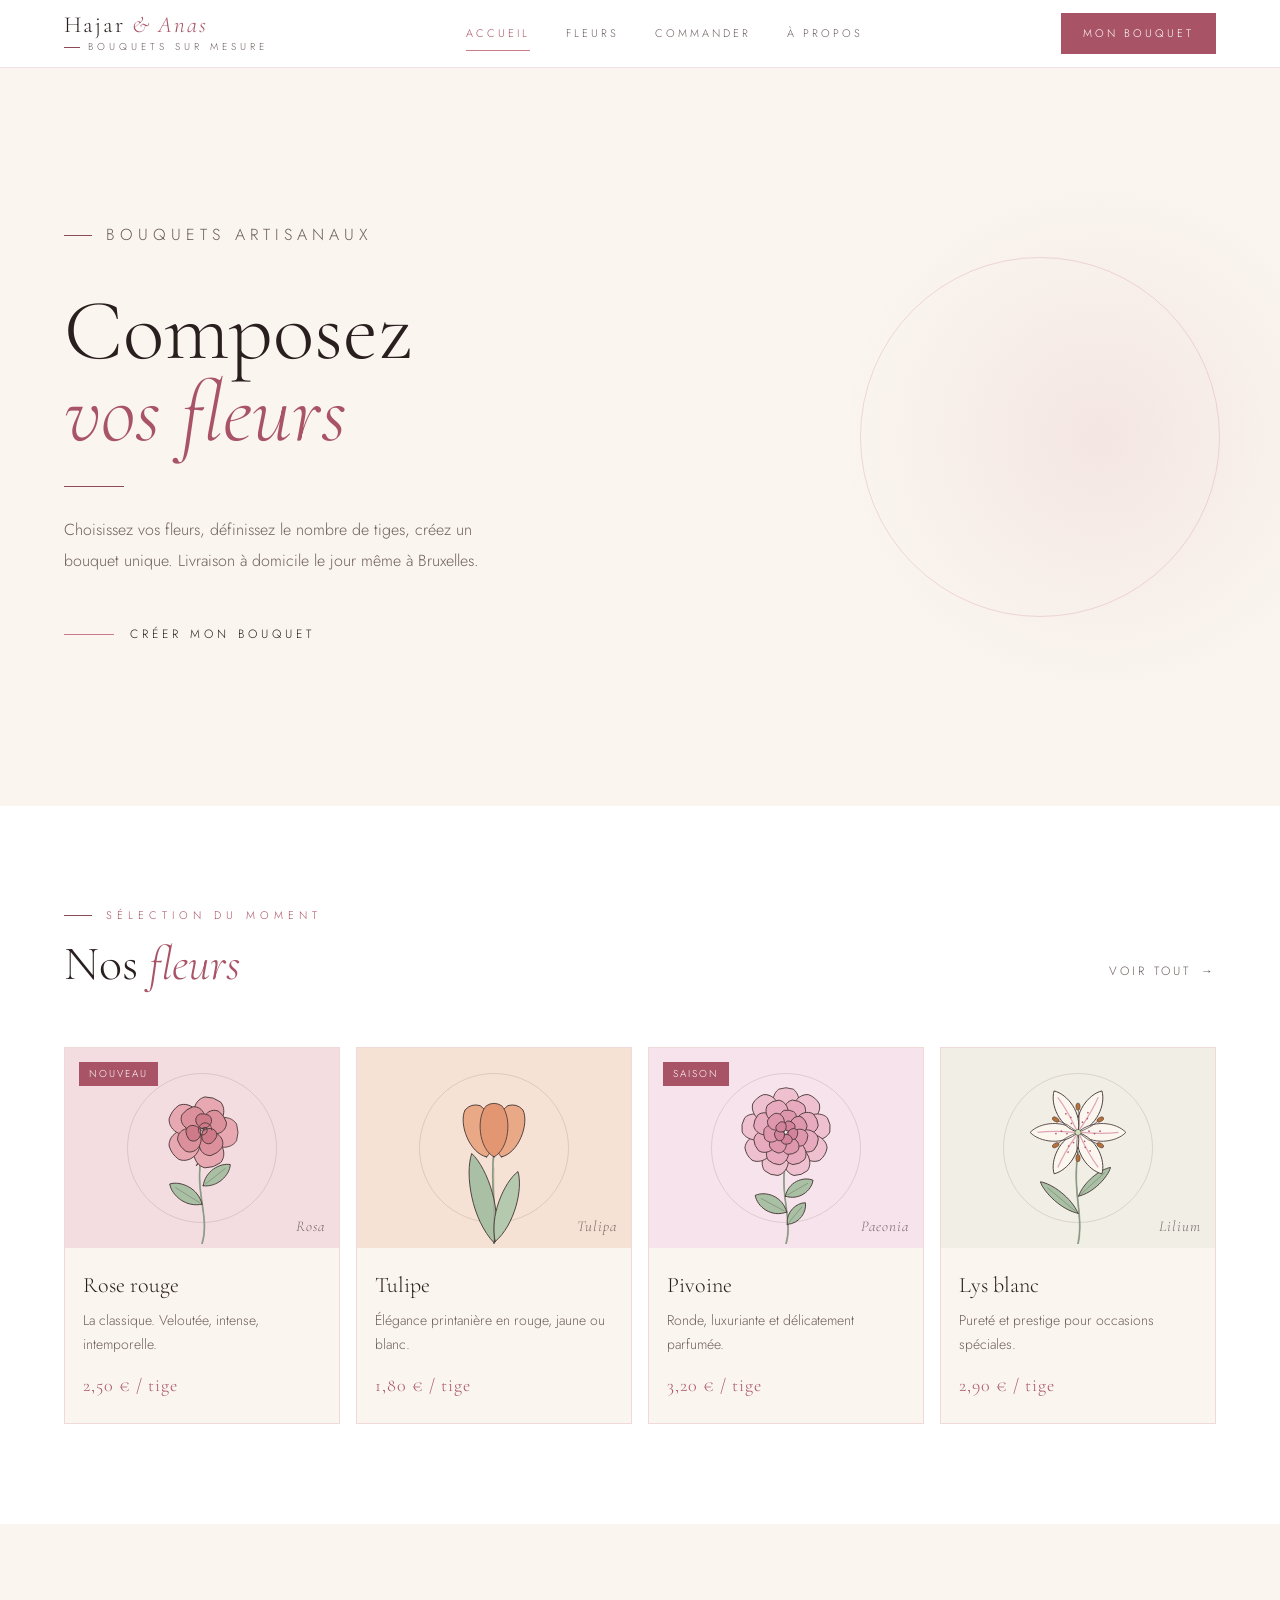
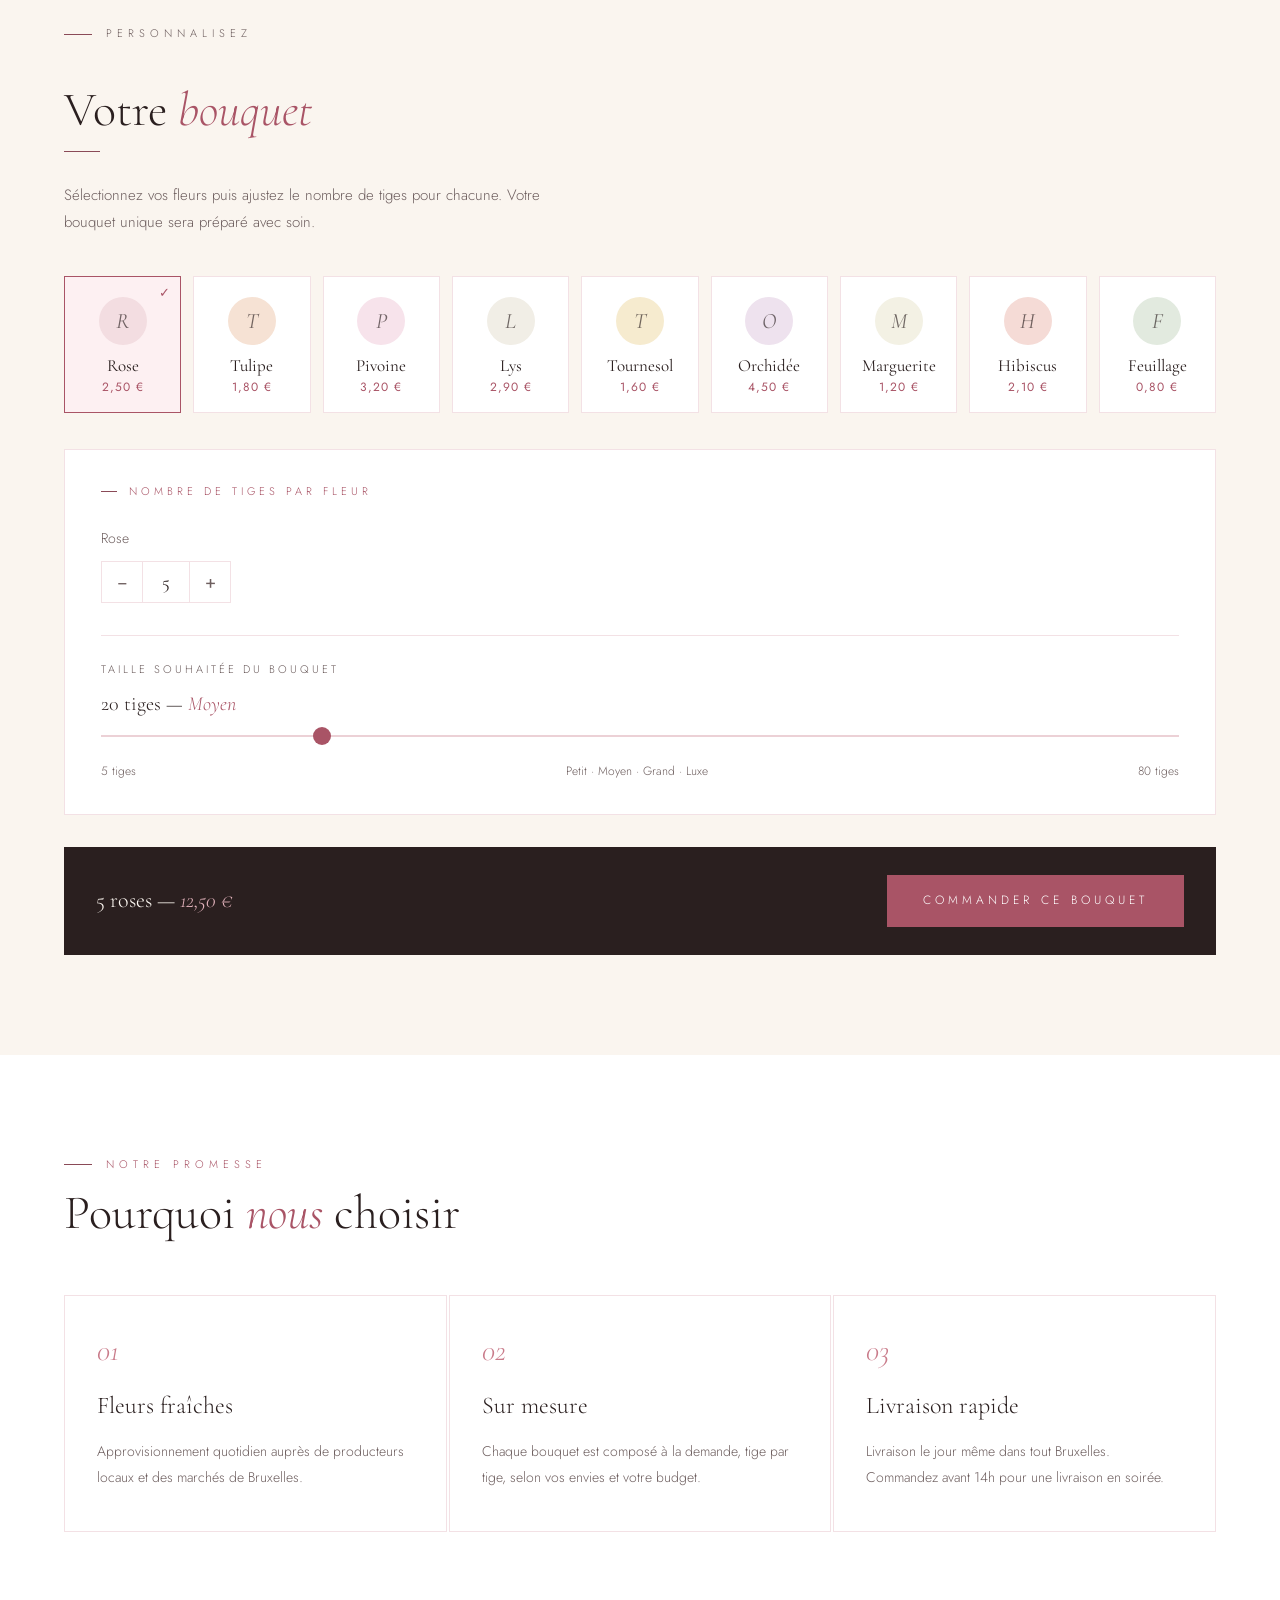
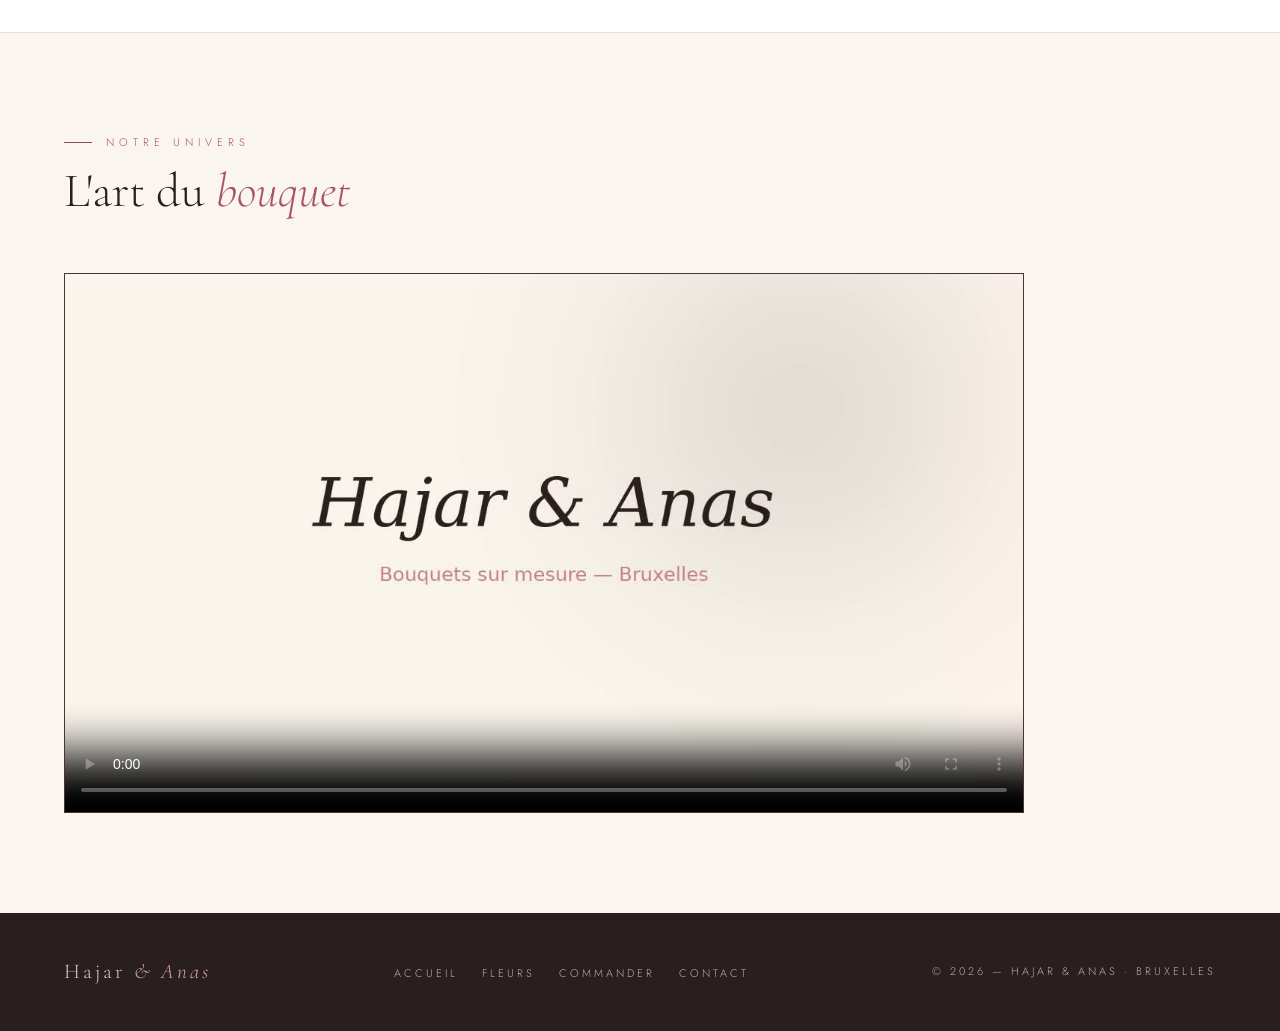
<file: projets/hajar-anas/index.html>
<!DOCTYPE html>
<html lang="fr">
<head>
  <meta charset="UTF-8" />
  <meta name="viewport" content="width=device-width, initial-scale=1.0" />
  <title>Hajar &amp; Anas — Bouquets sur mesure</title>
  <meta name="description" content="Hajar &amp; Anas, fleuriste à Bruxelles : composez votre bouquet sur mesure, tige par tige, livré le jour même." />
  <link rel="preconnect" href="https://fonts.googleapis.com" />
  <link rel="preconnect" href="https://fonts.gstatic.com" crossorigin />
  <link rel="stylesheet" href="https://fonts.googleapis.com/css2?family=Cormorant+Garamond:ital,wght@0,300;0,400;1,300;1,400&amp;family=Jost:wght@200;300;400&amp;display=swap" />
  <link rel="stylesheet" href="css/commun.css" />
  <link rel="stylesheet" href="css/index.css" />
</head>
<body>

<a class="skip" href="#contenu">Aller au contenu</a>

<nav id="main-nav" aria-label="Navigation principale">
  <a id="logo" href="index.html" aria-label="Hajar et Anas, accueil">
    <span class="logo-nom">Hajar <em>&amp; Anas</em></span>
    <span class="logo-sub">Bouquets sur mesure</span>
  </a>

  <ul class="nav-links" id="menu">
    <li><a href="index.html" class="active" aria-current="page">Accueil</a></li>
    <li><a href="galerie.html">Fleurs</a></li>
    <li><a href="formulaire.html">Commander</a></li>
    <li><a href="index.html#pourquoi">À propos</a></li>
  </ul>

  <a href="formulaire.html" class="nav-cta">Mon bouquet</a>

  <button class="burger" type="button" aria-label="Ouvrir le menu" aria-expanded="false" aria-controls="menu">
    <span></span>
    <span></span>
    <span></span>
  </button>
</nav>

<header id="hero">
  <div class="hero-content">
    <p class="hero-eyebrow">Bouquets artisanaux</p>
    <h1>Composez<br /><em>vos fleurs</em></h1>
    <div class="hero-divider"></div>
    <p>Choisissez vos fleurs, définissez le nombre de tiges,
       créez un bouquet unique. Livraison à domicile
       le jour même à Bruxelles.</p>
    <a href="#configurateur" class="hero-cta">
      <span></span>
      Créer mon bouquet
    </a>
  </div>
</header>

<main id="contenu">

<section id="fleurs" aria-labelledby="titre-fleurs">
  <div class="section-head">
    <div>
      <p class="section-eyebrow">Sélection du moment</p>
      <h2 id="titre-fleurs">Nos <em>fleurs</em></h2>
    </div>
    <a href="galerie.html" class="section-link">Voir tout</a>
  </div>

  <div class="fleurs-grid">

    <article class="fleur-card">
      <div class="fleur-img teinte-rose">
        <img class="illu" src="images/fleurs/rose.svg" alt="" loading="lazy" />
        <span class="fleur-badge">Nouveau</span>
        <span class="fleur-latin" aria-hidden="true">Rosa</span>
      </div>
      <div class="fleur-body">
        <h3 class="fleur-nom"><a href="galerie.html">Rose rouge</a></h3>
        <p class="fleur-desc">La classique. Veloutée, intense, intemporelle.</p>
        <span class="fleur-prix">2,50 € / tige</span>
      </div>
    </article>

    <article class="fleur-card">
      <div class="fleur-img teinte-tulipe">
        <img class="illu" src="images/fleurs/tulipe.svg" alt="" loading="lazy" />
        <span class="fleur-latin" aria-hidden="true">Tulipa</span>
      </div>
      <div class="fleur-body">
        <h3 class="fleur-nom"><a href="galerie.html">Tulipe</a></h3>
        <p class="fleur-desc">Élégance printanière en rouge, jaune ou blanc.</p>
        <span class="fleur-prix">1,80 € / tige</span>
      </div>
    </article>

    <article class="fleur-card">
      <div class="fleur-img teinte-pivoine">
        <img class="illu" src="images/fleurs/pivoine.svg" alt="" loading="lazy" />
        <span class="fleur-badge">Saison</span>
        <span class="fleur-latin" aria-hidden="true">Paeonia</span>
      </div>
      <div class="fleur-body">
        <h3 class="fleur-nom"><a href="galerie.html">Pivoine</a></h3>
        <p class="fleur-desc">Ronde, luxuriante et délicatement parfumée.</p>
        <span class="fleur-prix">3,20 € / tige</span>
      </div>
    </article>

    <article class="fleur-card">
      <div class="fleur-img teinte-lys">
        <img class="illu" src="images/fleurs/lys.svg" alt="" loading="lazy" />
        <span class="fleur-latin" aria-hidden="true">Lilium</span>
      </div>
      <div class="fleur-body">
        <h3 class="fleur-nom"><a href="galerie.html">Lys blanc</a></h3>
        <p class="fleur-desc">Pureté et prestige pour occasions spéciales.</p>
        <span class="fleur-prix">2,90 € / tige</span>
      </div>
    </article>

  </div>
</section>

<section id="configurateur" aria-labelledby="titre-config">
  <p class="section-eyebrow">Personnalisez</p>
  <h2 id="titre-config">Votre <em>bouquet</em></h2>
  <p>Sélectionnez vos fleurs puis ajustez le nombre de tiges
     pour chacune. Votre bouquet unique sera préparé avec soin.</p>

  <!-- Chaque bouton choisit ou retire une fleur du bouquet -->
  <ul class="config-fleurs" aria-label="Choisir les fleurs du bouquet">
    <li><button type="button" class="config-fleur teinte-rose" data-fleur="rose" aria-pressed="true"><span class="config-pastille" aria-hidden="true">R</span><span class="config-fleur-nom">Rose</span><span class="config-fleur-prix">2,50 €</span></button></li>
    <li><button type="button" class="config-fleur teinte-tulipe" data-fleur="tulipe" aria-pressed="false"><span class="config-pastille" aria-hidden="true">T</span><span class="config-fleur-nom">Tulipe</span><span class="config-fleur-prix">1,80 €</span></button></li>
    <li><button type="button" class="config-fleur teinte-pivoine" data-fleur="pivoine" aria-pressed="false"><span class="config-pastille" aria-hidden="true">P</span><span class="config-fleur-nom">Pivoine</span><span class="config-fleur-prix">3,20 €</span></button></li>
    <li><button type="button" class="config-fleur teinte-lys" data-fleur="lys" aria-pressed="false"><span class="config-pastille" aria-hidden="true">L</span><span class="config-fleur-nom">Lys</span><span class="config-fleur-prix">2,90 €</span></button></li>
    <li><button type="button" class="config-fleur teinte-tournesol" data-fleur="tournesol" aria-pressed="false"><span class="config-pastille" aria-hidden="true">T</span><span class="config-fleur-nom">Tournesol</span><span class="config-fleur-prix">1,60 €</span></button></li>
    <li><button type="button" class="config-fleur teinte-orchidee" data-fleur="orchidee" aria-pressed="false"><span class="config-pastille" aria-hidden="true">O</span><span class="config-fleur-nom">Orchidée</span><span class="config-fleur-prix">4,50 €</span></button></li>
    <li><button type="button" class="config-fleur teinte-marguerite" data-fleur="marguerite" aria-pressed="false"><span class="config-pastille" aria-hidden="true">M</span><span class="config-fleur-nom">Marguerite</span><span class="config-fleur-prix">1,20 €</span></button></li>
    <li><button type="button" class="config-fleur teinte-hibiscus" data-fleur="hibiscus" aria-pressed="false"><span class="config-pastille" aria-hidden="true">H</span><span class="config-fleur-nom">Hibiscus</span><span class="config-fleur-prix">2,10 €</span></button></li>
    <li><button type="button" class="config-fleur teinte-feuillage" data-fleur="feuillage" aria-pressed="false"><span class="config-pastille" aria-hidden="true">F</span><span class="config-fleur-nom">Feuillage</span><span class="config-fleur-prix">0,80 €</span></button></li>
  </ul>

  <div class="compteur-wrap">
    <p class="compteur-titre">Nombre de tiges par fleur</p>

    <div class="compteur-row">
      <div class="compteur-item" data-fleur="rose">
        <span class="compteur-label" id="lbl-rose">Rose</span>
        <div class="compteur-ctrl">
          <button type="button" data-delta="-1" aria-label="Retirer une rose">−</button>
          <input class="compteur-val" type="number" name="rose" value="5" min="0" max="50" aria-labelledby="lbl-rose" />
          <button type="button" data-delta="1" aria-label="Ajouter une rose">+</button>
        </div>
      </div>
      <div class="compteur-item" data-fleur="tulipe">
        <span class="compteur-label" id="lbl-tulipe">Tulipe</span>
        <div class="compteur-ctrl">
          <button type="button" data-delta="-1" aria-label="Retirer une tulipe">−</button>
          <input class="compteur-val" type="number" name="tulipe" value="0" min="0" max="50" aria-labelledby="lbl-tulipe" />
          <button type="button" data-delta="1" aria-label="Ajouter une tulipe">+</button>
        </div>
      </div>
      <div class="compteur-item" data-fleur="pivoine">
        <span class="compteur-label" id="lbl-pivoine">Pivoine</span>
        <div class="compteur-ctrl">
          <button type="button" data-delta="-1" aria-label="Retirer une pivoine">−</button>
          <input class="compteur-val" type="number" name="pivoine" value="0" min="0" max="50" aria-labelledby="lbl-pivoine" />
          <button type="button" data-delta="1" aria-label="Ajouter une pivoine">+</button>
        </div>
      </div>
      <div class="compteur-item" data-fleur="lys">
        <span class="compteur-label" id="lbl-lys">Lys</span>
        <div class="compteur-ctrl">
          <button type="button" data-delta="-1" aria-label="Retirer un lys">−</button>
          <input class="compteur-val" type="number" name="lys" value="0" min="0" max="50" aria-labelledby="lbl-lys" />
          <button type="button" data-delta="1" aria-label="Ajouter un lys">+</button>
        </div>
      </div>
      <div class="compteur-item" data-fleur="tournesol">
        <span class="compteur-label" id="lbl-tournesol">Tournesol</span>
        <div class="compteur-ctrl">
          <button type="button" data-delta="-1" aria-label="Retirer un tournesol">−</button>
          <input class="compteur-val" type="number" name="tournesol" value="0" min="0" max="50" aria-labelledby="lbl-tournesol" />
          <button type="button" data-delta="1" aria-label="Ajouter un tournesol">+</button>
        </div>
      </div>
      <div class="compteur-item" data-fleur="orchidee">
        <span class="compteur-label" id="lbl-orchidee">Orchidée</span>
        <div class="compteur-ctrl">
          <button type="button" data-delta="-1" aria-label="Retirer une orchidée">−</button>
          <input class="compteur-val" type="number" name="orchidee" value="0" min="0" max="50" aria-labelledby="lbl-orchidee" />
          <button type="button" data-delta="1" aria-label="Ajouter une orchidée">+</button>
        </div>
      </div>
      <div class="compteur-item" data-fleur="marguerite">
        <span class="compteur-label" id="lbl-marguerite">Marguerite</span>
        <div class="compteur-ctrl">
          <button type="button" data-delta="-1" aria-label="Retirer une marguerite">−</button>
          <input class="compteur-val" type="number" name="marguerite" value="0" min="0" max="50" aria-labelledby="lbl-marguerite" />
          <button type="button" data-delta="1" aria-label="Ajouter une marguerite">+</button>
        </div>
      </div>
      <div class="compteur-item" data-fleur="hibiscus">
        <span class="compteur-label" id="lbl-hibiscus">Hibiscus</span>
        <div class="compteur-ctrl">
          <button type="button" data-delta="-1" aria-label="Retirer un hibiscus">−</button>
          <input class="compteur-val" type="number" name="hibiscus" value="0" min="0" max="50" aria-labelledby="lbl-hibiscus" />
          <button type="button" data-delta="1" aria-label="Ajouter un hibiscus">+</button>
        </div>
      </div>
      <div class="compteur-item" data-fleur="feuillage">
        <span class="compteur-label" id="lbl-feuillage">Feuillage</span>
        <div class="compteur-ctrl">
          <button type="button" data-delta="-1" aria-label="Retirer une tige de feuillage">−</button>
          <input class="compteur-val" type="number" name="feuillage" value="0" min="0" max="50" aria-labelledby="lbl-feuillage" />
          <button type="button" data-delta="1" aria-label="Ajouter une tige de feuillage">+</button>
        </div>
      </div>
      <p class="compteur-vide" hidden>Choisissez au moins une fleur ci-dessus.</p>
    </div>

    <div class="range-wrap">
      <label class="range-label" for="total-tiges">Taille souhaitée du bouquet</label>
      <output class="taille-valeur" for="total-tiges" id="total-tiges-valeur">20 tiges — <em>Moyen</em></output>
      <input type="range" id="total-tiges" name="taille" min="5" max="80" value="20" />
      <div class="range-vals">
        <span>5 tiges</span>
        <span>Petit · Moyen · Grand · Luxe</span>
        <span>80 tiges</span>
      </div>
    </div>
  </div>

  <div class="config-recap">
    <p class="recap-text" id="recap-text" aria-live="polite">5 roses — bouquet <em>sur mesure</em></p>
    <a href="formulaire.html?rose=5&amp;taille=20" class="btn-commander" id="btn-commander">Commander ce bouquet</a>
  </div>

</section>

<section id="pourquoi" aria-labelledby="titre-pourquoi">
  <div class="section-head">
    <div>
      <p class="section-eyebrow">Notre promesse</p>
      <h2 id="titre-pourquoi">Pourquoi <em>nous</em> choisir</h2>
    </div>
  </div>

  <div class="atouts">
    <div class="atout">
      <span class="atout-num" aria-hidden="true">01</span>
      <h3>Fleurs fraîches</h3>
      <p>Approvisionnement quotidien auprès de producteurs locaux
         et des marchés de Bruxelles.</p>
    </div>
    <div class="atout">
      <span class="atout-num" aria-hidden="true">02</span>
      <h3>Sur mesure</h3>
      <p>Chaque bouquet est composé à la demande, tige par tige,
         selon vos envies et votre budget.</p>
    </div>
    <div class="atout">
      <span class="atout-num" aria-hidden="true">03</span>
      <h3>Livraison rapide</h3>
      <p>Livraison le jour même dans tout Bruxelles.
         Commandez avant 14h pour une livraison en soirée.</p>
    </div>
  </div>
</section>

<section id="video-section" aria-labelledby="titre-video">
  <div class="section-head">
    <div>
      <p class="section-eyebrow">Notre univers</p>
      <h2 id="titre-video">L'art du <em>bouquet</em></h2>
    </div>
  </div>
  <div class="video-wrap">
    <video controls poster="videos/atelier-poster.jpg" preload="metadata">
      <source src="videos/atelier.mp4" type="video/mp4" />
      Votre navigateur ne prend pas en charge la lecture vidéo intégrée.
      Vous pouvez <a href="videos/atelier.mp4">télécharger la vidéo</a>.
    </video>
  </div>
</section>

</main>

<footer id="site-footer">
  <span class="footer-logo">Hajar <em>&amp; Anas</em></span>
  <ul class="footer-links">
    <li><a href="index.html">Accueil</a></li>
    <li><a href="galerie.html">Fleurs</a></li>
    <li><a href="formulaire.html">Commander</a></li>
    <li><a href="formulaire.html#commande">Contact</a></li>
  </ul>
  <span class="footer-copy">© 2026 — Hajar &amp; Anas · Bruxelles</span>
</footer>

<script src="js/script.js"></script>
</body>
</html>
</file>
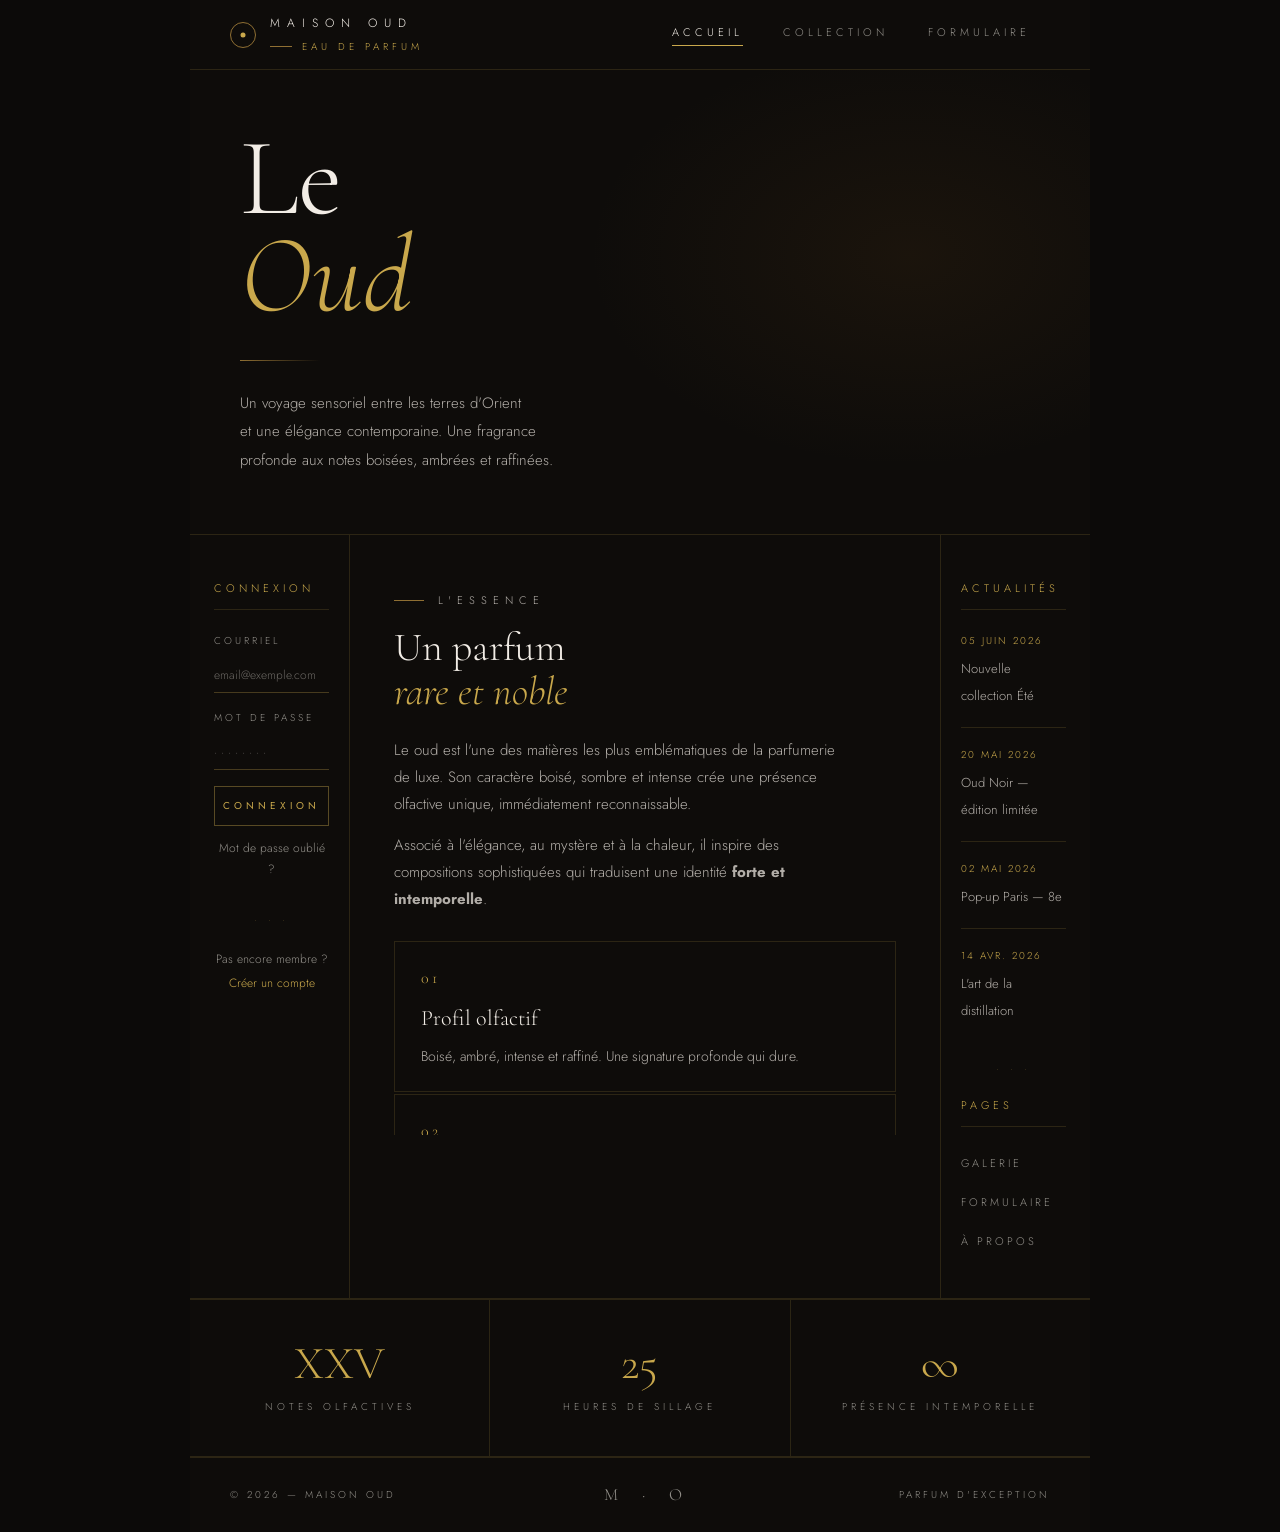
<file: projets/maison-oud/index.html>
<!DOCTYPE html>
<html lang="fr">
<head>
  <meta charset="UTF-8" />
  <meta name="viewport" content="width=device-width, initial-scale=1.0" />
  <title>Maison Oud — Accueil</title>
  <meta name="description" content="Maison Oud, maison de parfums autour de l'oud : profil olfactif, présentation et pyramide des notes." />
  <link rel="preconnect" href="https://fonts.googleapis.com" />
  <link rel="preconnect" href="https://fonts.gstatic.com" crossorigin />
  <link rel="stylesheet" href="https://fonts.googleapis.com/css2?family=Cormorant+Garamond:ital,wght@0,300;0,400;1,300;1,400&amp;family=Jost:wght@200;300;400&amp;display=swap" />
  <link rel="stylesheet" href="css/commun.css" />
  <link rel="stylesheet" href="css/index.css" />
</head>
<body>
<a class="skip" href="#hero">Aller au contenu</a>

<div id="wrapper">

 
  <header id="site-header">

    <a id="logo" href="index.html" aria-label="Maison Oud, accueil">
      <div class="logo-cercle" aria-hidden="true"></div>
      <div class="logo-texte">
        <span class="logo-nom">Maison Oud</span>
        <span class="logo-tagline">Eau de Parfum</span>
      </div>
    </a>

    <nav id="main-nav" aria-label="Navigation principale">
      <ul>
        <li><a href="index.html" class="active" aria-current="page">Accueil</a></li>
        <li class="has-sub">
          <a href="galerie.html">Collection</a>
          <ul class="submenu">
            <li><a href="galerie.html">Galerie</a></li>
            <li><a href="galerie.html#notes">Notes olfactives</a></li>
            <li><a href="galerie.html#origine">Origines</a></li>
          </ul>
        </li>
        <li><a href="formulaire.html">Formulaire</a></li>
      </ul>
    </nav>

  </header>

  
  <section id="hero">
    <div class="hero-content">
      <h1 class="hero-title">
        <span class="ligne1">Le</span>
        <span class="ligne2">Oud</span>
      </h1>
      <div class="hero-divider"></div>
      <p class="hero-sub">
        Un voyage sensoriel entre les terres d'Orient<br />
        et une élégance contemporaine. Une fragrance<br />
        profonde aux notes boisées, ambrées et raffinées.
      </p>
    </div>
  </section>


  <div id="main-row">

    
    <aside id="sidebar-login">
      <p class="aside-label">Connexion</p>
      <form id="login-form" action="#" method="post" novalidate>
        <div class="field">
          <label for="lg-email">Courriel</label>
          <input type="email" id="lg-email" name="email" placeholder="email@exemple.com" autocomplete="email" required />
        </div>
        <div class="field">
          <label for="lg-pass">Mot de passe</label>
          <input type="password" id="lg-pass" name="password" placeholder="· · · · · · · ·" autocomplete="current-password" required />
        </div>
        <button type="submit" class="btn-login">Connexion</button>
        <a href="#" class="forgot">Mot de passe oublié ?</a>
        <p class="form-message" id="login-message" role="status" aria-live="polite"></p>
      </form>
      <p class="aside-sep">· · ·</p>
      <p class="aside-note">Pas encore membre ?<br />
        <a href="formulaire.html">Créer un compte</a>
      </p>
    </aside>

    
    <main id="main-content">

      
      <section class="content-section" id="intro">
        <p class="section-eyebrow">L'essence</p>
        <h2>Un parfum<br /><em>rare et noble</em></h2>
        <p>Le oud est l'une des matières les plus emblématiques de la parfumerie
           de luxe. Son caractère boisé, sombre et intense crée une présence
           olfactive unique, immédiatement reconnaissable.</p>
        <p>Associé à l'élégance, au mystère et à la chaleur, il inspire des
           compositions sophistiquées qui traduisent une identité
           <strong>forte et intemporelle</strong>.</p>

        <div class="cards">
          <div class="card">
            <div class="card-num">01</div>
            <h3>Profil olfactif</h3>
            <p>Boisé, ambré, intense et raffiné. Une signature profonde qui dure.</p>
          </div>
          <div class="card">
            <div class="card-num">02</div>
            <h3>Inspiration</h3>
            <p>Orient, luxe discret, profondeur et mystère des terres ancestrales.</p>
          </div>
          <div class="card">
            <div class="card-num">03</div>
            <h3>Signature</h3>
            <p>Une présence élégante au sillage noble et chaleureux. Inimitable.</p>
          </div>
        </div>
      </section>

      <div class="rule"><span>✦</span></div>

      
      <section class="content-section" id="presentation">
        <p class="section-eyebrow">Présentation</p>
        <h2>Découvrir <em>Maison Oud</em></h2>
        <video id="video-presentation" controls poster="videos/presentation-poster.jpg" preload="metadata">
          <source src="videos/presentation.mp4" type="video/mp4" />
          Votre navigateur ne prend pas en charge la lecture vidéo intégrée.
          Vous pouvez <a href="videos/presentation.mp4">télécharger la vidéo</a>.
        </video>
      </section>

      <div class="rule"><span>✦</span></div>

      
      <section class="content-section" id="profil">
        <p class="section-eyebrow">Profil olfactif</p>
        <h2>La pyramide <em class="inline">olfactive</em></h2>

        <map name="parfum-map">
          <area shape="circle" coords="100,38,28"
                href="galerie.html#notes"
                alt="Notes de tête" title="Notes de tête" />
          <area shape="circle" coords="100,100,38"
                href="galerie.html#origine"
                alt="Cœur" title="Cœur de la fragrance" />
          <area shape="circle" coords="100,178,28"
                href="galerie.html"
                alt="Notes de fond" title="Notes de fond" />
        </map>

        <figure id="fragrance-map">
          <img src="images/pyramide.jpg"
               alt="Flacon Maison Oud : cliquez sur le haut, le centre ou le bas pour explorer les notes"
               width="200" height="200"
               usemap="#parfum-map" />
          <figcaption>Explorer les notes</figcaption>
        </figure>

        <div class="table-wrap">
        <table id="table-olfactif">
          <caption>Pyramide olfactive — Maison Oud</caption>
          <thead>
            <tr>
              <th scope="col">Famille</th>
              <th scope="col">Notes</th>
              <th scope="col">Intensité</th>
            </tr>
          </thead>
          <tbody>
            <tr>
              <td rowspan="2" class="cell-famille">Notes de tête</td>
              <td>Bergamote, Poivre rose</td>
              <td>★★★☆☆</td>
            </tr>
            <tr>
              <td>Cardamome, Safran</td>
              <td>★★★★☆</td>
            </tr>
            <tr>
              <td rowspan="2" class="cell-famille">Notes de cœur</td>
              <td>Rose de Damas, Oud</td>
              <td>★★★★★</td>
            </tr>
            <tr>
              <td>Encens, Patchouli</td>
              <td>★★★★☆</td>
            </tr>
            <tr>
              <td class="cell-famille">Notes de fond</td>
              <td colspan="2" class="cell-fond">Musc blanc · Ambre · Santal · Vétiver</td>
            </tr>
          </tbody>
        </table>
        </div>
      </section>

     
      <section class="content-section" id="citation">
        <blockquote>
          <p><em>« Le oud est l'or liquide de la parfumerie orientale. »</em></p>
          <cite>— Parfumeur anonyme, XIVe siècle</cite>
        </blockquote>
      </section>

    </main>

    
    <aside id="sidebar-links">
      <p class="aside-label">Actualités</p>
      <ul class="news-list">
        <li>
          <span class="news-date">05 juin 2026</span>
          <a href="#">Nouvelle collection Été</a>
        </li>
        <li>
          <span class="news-date">20 mai 2026</span>
          <a href="#">Oud Noir — édition limitée</a>
        </li>
        <li>
          <span class="news-date">02 mai 2026</span>
          <a href="#">Pop-up Paris — 8e</a>
        </li>
        <li>
          <span class="news-date">14 avr. 2026</span>
          <a href="#">L'art de la distillation</a>
        </li>
      </ul>
      <p class="aside-sep">· · ·</p>
      <p class="aside-label">Pages</p>
      <ul class="quick-links">
        <li><a href="galerie.html">Galerie</a></li>
        <li><a href="formulaire.html">Formulaire</a></li>
        <li><a href="#">À propos</a></li>
      </ul>
    </aside>

  </div>


  <div id="stats">
    <div class="stat">
      <div class="stat-num">XXV</div>
      <div class="stat-label">Notes olfactives</div>
    </div>
    <div class="stat">
      <div class="stat-num">25</div>
      <div class="stat-label">Heures de sillage</div>
    </div>
    <div class="stat">
      <div class="stat-num">∞</div>
      <div class="stat-label">Présence intemporelle</div>
    </div>
  </div>

  
  <footer id="site-footer">
    <span class="footer-copy">© 2026 — Maison Oud</span>
    <span class="footer-logo" aria-hidden="true">M · O</span>
    <span class="footer-right">Parfum d'Exception</span>
  </footer>

</div>

  <script src="js/script.js"></script>
</body>
</html>
</file>
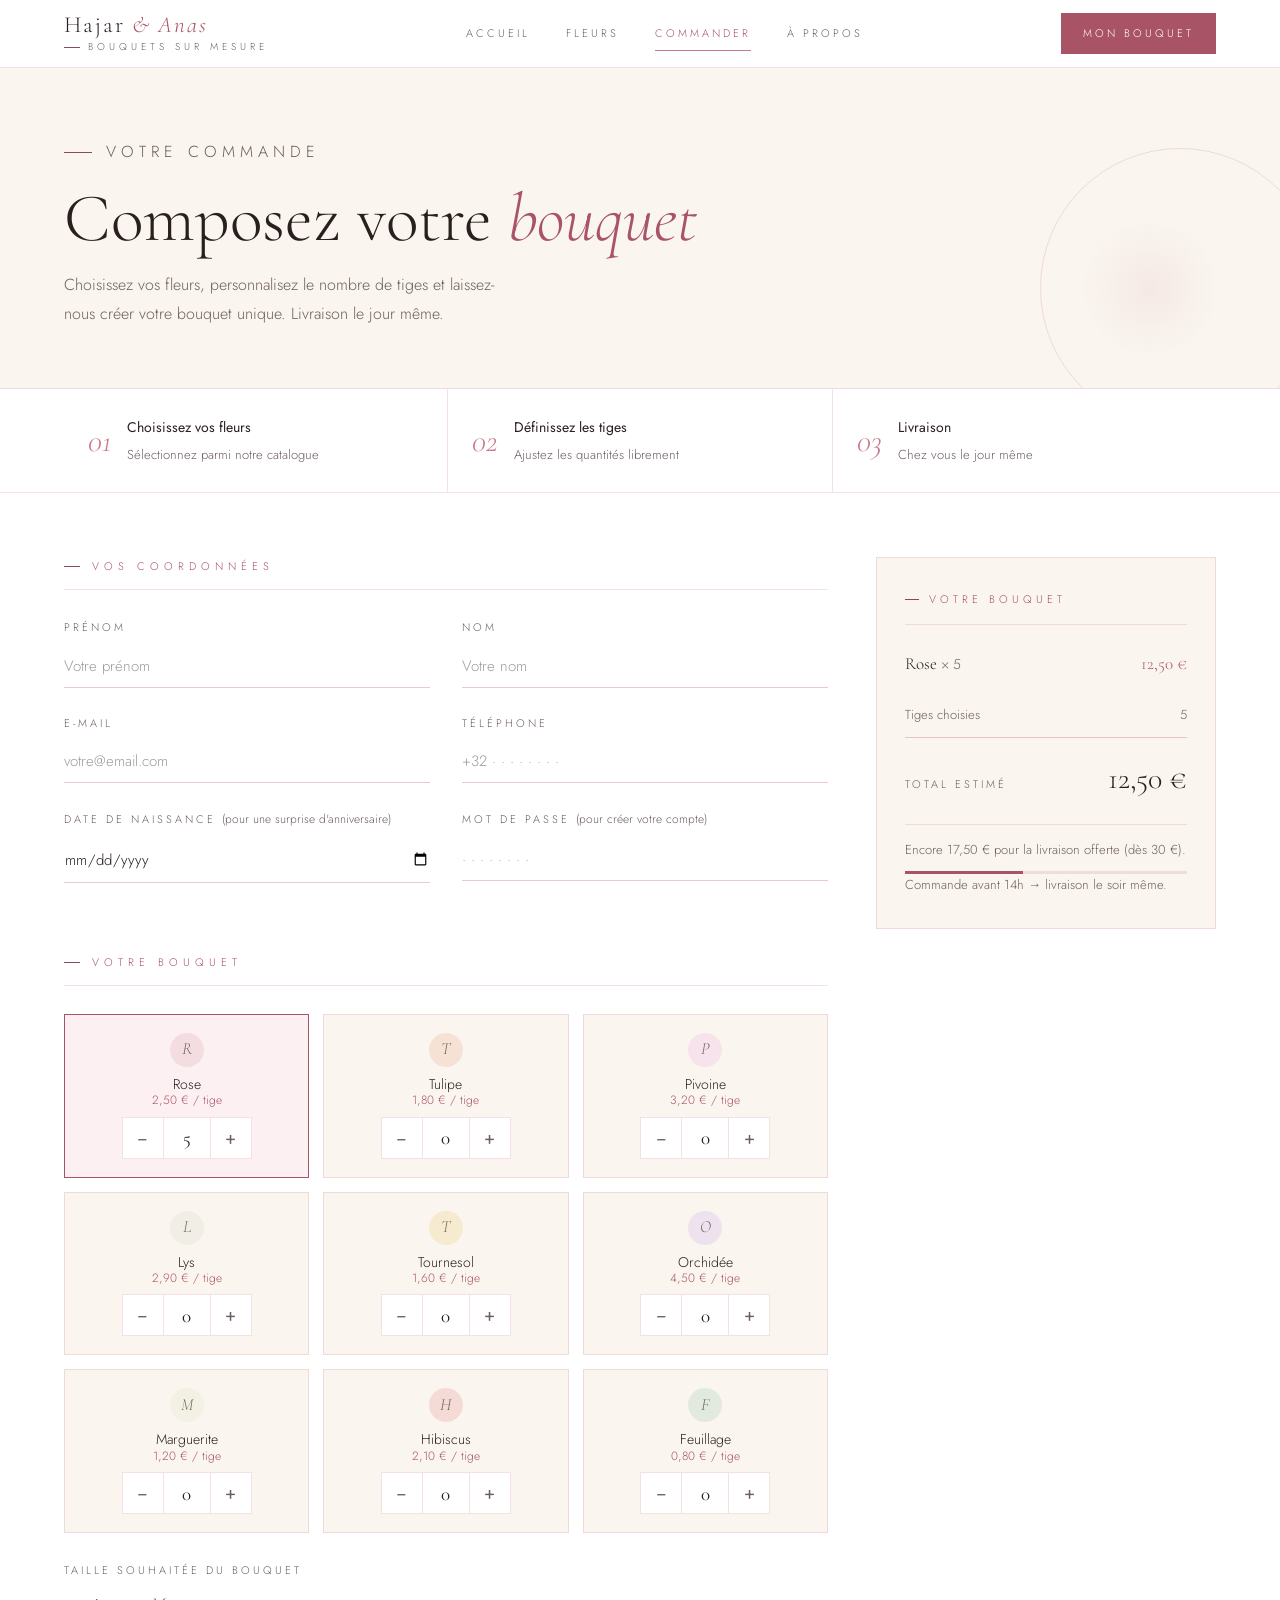
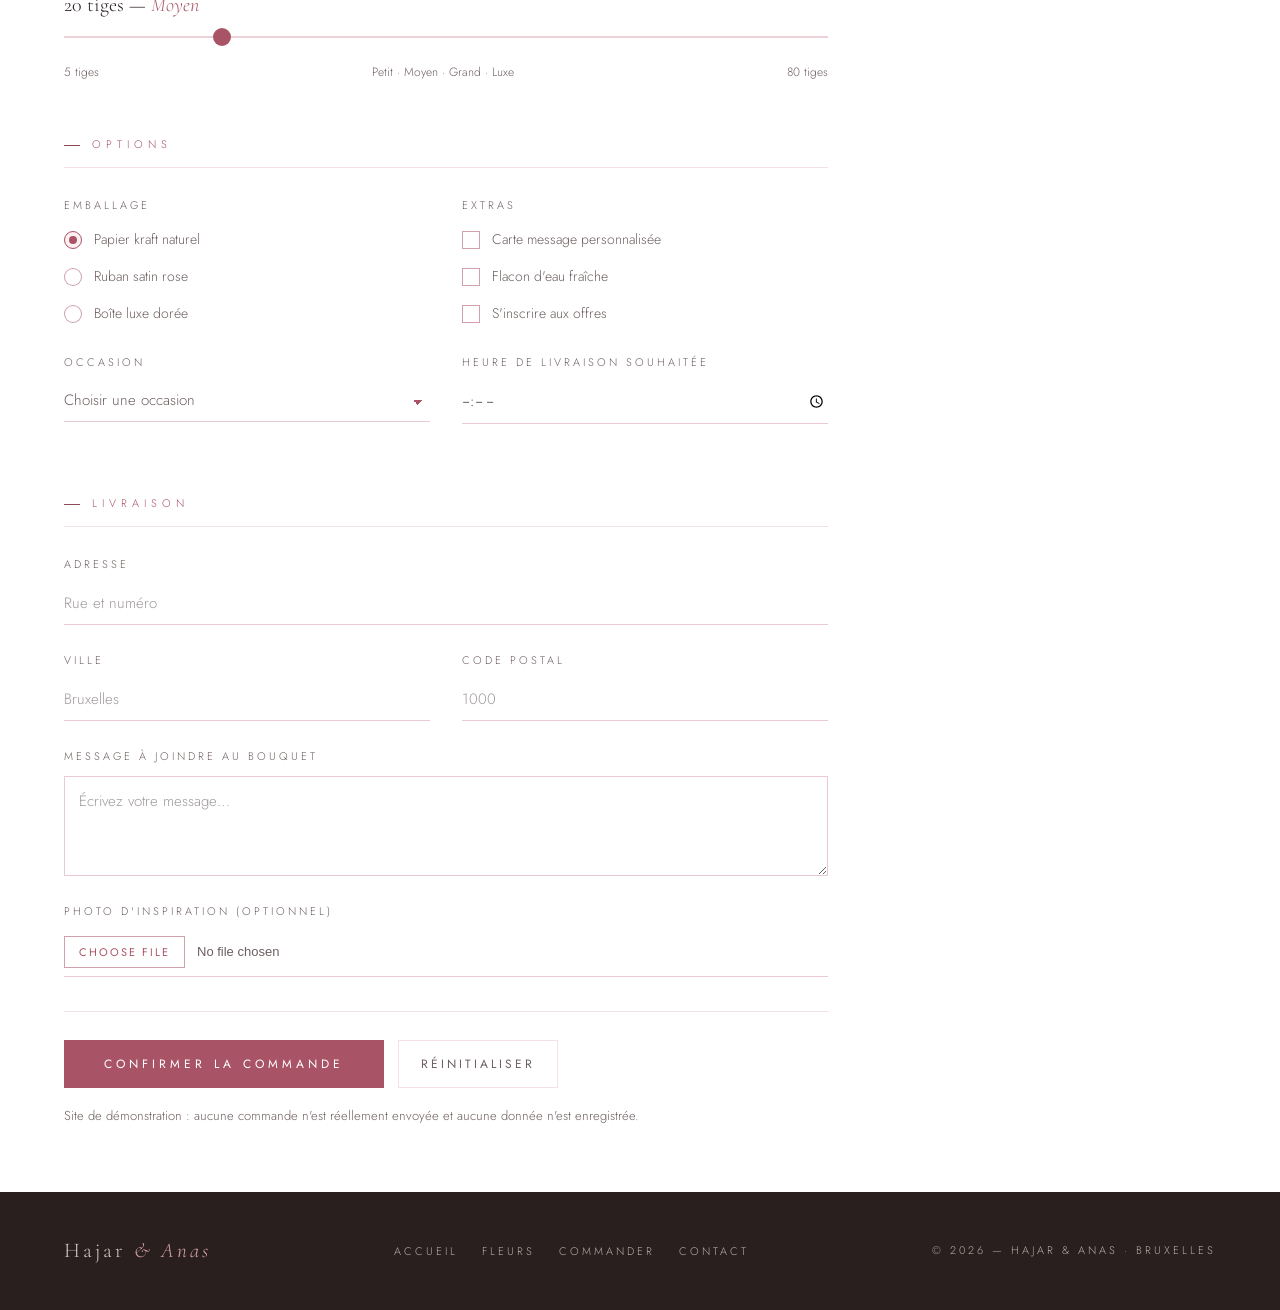
<file: projets/hajar-anas/formulaire.html>
<!DOCTYPE html>
<html lang="fr">
<head>
  <meta charset="UTF-8" />
  <meta name="viewport" content="width=device-width, initial-scale=1.0" />
  <title>Hajar &amp; Anas — Commander</title>
  <meta name="description" content="Composez et commandez votre bouquet Hajar &amp; Anas : choix des fleurs, nombre de tiges, options et livraison à Bruxelles." />
  <link rel="preconnect" href="https://fonts.googleapis.com" />
  <link rel="preconnect" href="https://fonts.gstatic.com" crossorigin />
  <link rel="stylesheet" href="https://fonts.googleapis.com/css2?family=Cormorant+Garamond:ital,wght@0,300;0,400;1,300;1,400&amp;family=Jost:wght@200;300;400&amp;display=swap" />
  <link rel="stylesheet" href="css/commun.css" />
  <link rel="stylesheet" href="css/formulaire.css" />
</head>
<body>

<a class="skip" href="#contenu">Aller au contenu</a>

<nav id="main-nav" aria-label="Navigation principale">
  <a id="logo" href="index.html" aria-label="Hajar et Anas, accueil">
    <span class="logo-nom">Hajar <em>&amp; Anas</em></span>
    <span class="logo-sub">Bouquets sur mesure</span>
  </a>
  <ul class="nav-links" id="menu">
    <li><a href="index.html">Accueil</a></li>
    <li><a href="galerie.html">Fleurs</a></li>
    <li><a href="formulaire.html" class="active" aria-current="page">Commander</a></li>
    <li><a href="index.html#pourquoi">À propos</a></li>
  </ul>
  <a href="formulaire.html" class="nav-cta">Mon bouquet</a>
  <button class="burger" type="button" aria-label="Ouvrir le menu" aria-expanded="false" aria-controls="menu">
    <span></span><span></span><span></span>
  </button>
</nav>

<header id="hero">
  <p class="eyebrow">Votre commande</p>
  <h1>Composez votre <em>bouquet</em></h1>
  <p>Choisissez vos fleurs, personnalisez le nombre de tiges et
     laissez-nous créer votre bouquet unique. Livraison le jour même.</p>
</header>

<main id="contenu">

<div id="etapes">
  <ol class="etapes-row">
    <li class="etape">
      <span class="etape-num" aria-hidden="true">01</span>
      <div class="etape-text">
        <span class="etape-titre">Choisissez vos fleurs</span>
        <span class="etape-desc">Sélectionnez parmi notre catalogue</span>
      </div>
    </li>
    <li class="etape">
      <span class="etape-num" aria-hidden="true">02</span>
      <div class="etape-text">
        <span class="etape-titre">Définissez les tiges</span>
        <span class="etape-desc">Ajustez les quantités librement</span>
      </div>
    </li>
    <li class="etape">
      <span class="etape-num" aria-hidden="true">03</span>
      <div class="etape-text">
        <span class="etape-titre">Livraison</span>
        <span class="etape-desc">Chez vous le jour même</span>
      </div>
    </li>
  </ol>
</div>

<section id="form-section" aria-label="Formulaire de commande">
  <div class="form-layout">

    <form id="commande" action="#" method="post" enctype="multipart/form-data" novalidate>

      <p class="form-bloc-titre">Vos coordonnées</p>
      <div class="fields-row">
        <div class="field">
          <label for="prenom">Prénom</label>
          <input type="text" id="prenom" name="prenom" placeholder="Votre prénom" autocomplete="given-name" required />
        </div>
        <div class="field">
          <label for="nom">Nom</label>
          <input type="text" id="nom" name="nom" placeholder="Votre nom" autocomplete="family-name" required />
        </div>
        <div class="field">
          <label for="email">E-mail</label>
          <input type="email" id="email" name="email" placeholder="votre@email.com" autocomplete="email" required />
        </div>
        <div class="field">
          <label for="tel">Téléphone</label>
          <input type="tel" id="tel" name="tel" placeholder="+32 · · · · · · · ·" autocomplete="tel" />
        </div>
        <div class="field">
          <label for="naissance">Date de naissance <span class="aide">(pour une surprise d'anniversaire)</span></label>
          <input type="date" id="naissance" name="naissance" autocomplete="bday" />
        </div>
        <div class="field">
          <label for="password">Mot de passe <span class="aide">(pour créer votre compte)</span></label>
          <input type="password" id="password" name="password" placeholder="· · · · · · · ·" autocomplete="new-password" minlength="8" />
        </div>
      </div>

      <p class="form-bloc-titre">Votre bouquet</p>

      <div class="compteurs-grid">
        <div class="compteur-item" data-fleur="rose">
          <span class="compteur-pastille teinte-rose" aria-hidden="true">R</span>
          <span class="compteur-nom" id="lbl-rose">Rose <small>2,50 € / tige</small></span>
          <div class="compteur-ctrl">
            <button type="button" data-delta="-1" aria-label="Retirer une rose">−</button>
            <input class="compteur-val" type="number" name="tiges_rose" value="5" min="0" max="50" aria-labelledby="lbl-rose" />
            <button type="button" data-delta="1" aria-label="Ajouter une rose">+</button>
          </div>
        </div>
        <div class="compteur-item" data-fleur="tulipe">
          <span class="compteur-pastille teinte-tulipe" aria-hidden="true">T</span>
          <span class="compteur-nom" id="lbl-tulipe">Tulipe <small>1,80 € / tige</small></span>
          <div class="compteur-ctrl">
            <button type="button" data-delta="-1" aria-label="Retirer une tulipe">−</button>
            <input class="compteur-val" type="number" name="tiges_tulipe" value="0" min="0" max="50" aria-labelledby="lbl-tulipe" />
            <button type="button" data-delta="1" aria-label="Ajouter une tulipe">+</button>
          </div>
        </div>
        <div class="compteur-item" data-fleur="pivoine">
          <span class="compteur-pastille teinte-pivoine" aria-hidden="true">P</span>
          <span class="compteur-nom" id="lbl-pivoine">Pivoine <small>3,20 € / tige</small></span>
          <div class="compteur-ctrl">
            <button type="button" data-delta="-1" aria-label="Retirer une pivoine">−</button>
            <input class="compteur-val" type="number" name="tiges_pivoine" value="0" min="0" max="50" aria-labelledby="lbl-pivoine" />
            <button type="button" data-delta="1" aria-label="Ajouter une pivoine">+</button>
          </div>
        </div>
        <div class="compteur-item" data-fleur="lys">
          <span class="compteur-pastille teinte-lys" aria-hidden="true">L</span>
          <span class="compteur-nom" id="lbl-lys">Lys <small>2,90 € / tige</small></span>
          <div class="compteur-ctrl">
            <button type="button" data-delta="-1" aria-label="Retirer un lys">−</button>
            <input class="compteur-val" type="number" name="tiges_lys" value="0" min="0" max="50" aria-labelledby="lbl-lys" />
            <button type="button" data-delta="1" aria-label="Ajouter un lys">+</button>
          </div>
        </div>
        <div class="compteur-item" data-fleur="tournesol">
          <span class="compteur-pastille teinte-tournesol" aria-hidden="true">T</span>
          <span class="compteur-nom" id="lbl-tournesol">Tournesol <small>1,60 € / tige</small></span>
          <div class="compteur-ctrl">
            <button type="button" data-delta="-1" aria-label="Retirer un tournesol">−</button>
            <input class="compteur-val" type="number" name="tiges_tournesol" value="0" min="0" max="50" aria-labelledby="lbl-tournesol" />
            <button type="button" data-delta="1" aria-label="Ajouter un tournesol">+</button>
          </div>
        </div>
        <div class="compteur-item" data-fleur="orchidee">
          <span class="compteur-pastille teinte-orchidee" aria-hidden="true">O</span>
          <span class="compteur-nom" id="lbl-orchidee">Orchidée <small>4,50 € / tige</small></span>
          <div class="compteur-ctrl">
            <button type="button" data-delta="-1" aria-label="Retirer une orchidée">−</button>
            <input class="compteur-val" type="number" name="tiges_orchidee" value="0" min="0" max="50" aria-labelledby="lbl-orchidee" />
            <button type="button" data-delta="1" aria-label="Ajouter une orchidée">+</button>
          </div>
        </div>
        <div class="compteur-item" data-fleur="marguerite">
          <span class="compteur-pastille teinte-marguerite" aria-hidden="true">M</span>
          <span class="compteur-nom" id="lbl-marguerite">Marguerite <small>1,20 € / tige</small></span>
          <div class="compteur-ctrl">
            <button type="button" data-delta="-1" aria-label="Retirer une marguerite">−</button>
            <input class="compteur-val" type="number" name="tiges_marguerite" value="0" min="0" max="50" aria-labelledby="lbl-marguerite" />
            <button type="button" data-delta="1" aria-label="Ajouter une marguerite">+</button>
          </div>
        </div>
        <div class="compteur-item" data-fleur="hibiscus">
          <span class="compteur-pastille teinte-hibiscus" aria-hidden="true">H</span>
          <span class="compteur-nom" id="lbl-hibiscus">Hibiscus <small>2,10 € / tige</small></span>
          <div class="compteur-ctrl">
            <button type="button" data-delta="-1" aria-label="Retirer un hibiscus">−</button>
            <input class="compteur-val" type="number" name="tiges_hibiscus" value="0" min="0" max="50" aria-labelledby="lbl-hibiscus" />
            <button type="button" data-delta="1" aria-label="Ajouter un hibiscus">+</button>
          </div>
        </div>
        <div class="compteur-item" data-fleur="feuillage">
          <span class="compteur-pastille teinte-feuillage" aria-hidden="true">F</span>
          <span class="compteur-nom" id="lbl-feuillage">Feuillage <small>0,80 € / tige</small></span>
          <div class="compteur-ctrl">
            <button type="button" data-delta="-1" aria-label="Retirer une tige de feuillage">−</button>
            <input class="compteur-val" type="number" name="tiges_feuillage" value="0" min="0" max="50" aria-labelledby="lbl-feuillage" />
            <button type="button" data-delta="1" aria-label="Ajouter une tige de feuillage">+</button>
          </div>
        </div>
      </div>

      <div class="slider-wrap">
        <label class="slider-label" for="taille-bouquet">Taille souhaitée du bouquet</label>
        <output class="taille-valeur" for="taille-bouquet" id="taille-bouquet-valeur">20 tiges — <em>Moyen</em></output>
        <input type="range" id="taille-bouquet" name="taille" min="5" max="80" value="20" />
        <div class="slider-vals">
          <span>5 tiges</span>
          <span>Petit · Moyen · Grand · Luxe</span>
          <span>80 tiges</span>
        </div>
      </div>

      <p class="form-bloc-titre">Options</p>
      <div class="fields-row">

        <fieldset class="field">
          <legend>Emballage</legend>
          <div class="check-group">
            <label class="check-item">
              <input type="radio" name="emballage" value="kraft" checked />
              <span>Papier kraft naturel</span>
            </label>
            <label class="check-item">
              <input type="radio" name="emballage" value="satin" />
              <span>Ruban satin rose</span>
            </label>
            <label class="check-item">
              <input type="radio" name="emballage" value="luxe" />
              <span>Boîte luxe dorée</span>
            </label>
          </div>
        </fieldset>

        <fieldset class="field">
          <legend>Extras</legend>
          <div class="check-group">
            <label class="check-item">
              <input type="checkbox" name="carte" value="carte" />
              <span>Carte message personnalisée</span>
            </label>
            <label class="check-item">
              <input type="checkbox" name="eau" value="eau" />
              <span>Flacon d'eau fraîche</span>
            </label>
            <label class="check-item">
              <input type="checkbox" name="newsletter" value="newsletter" />
              <span>S'inscrire aux offres</span>
            </label>
          </div>
        </fieldset>

        <div class="field">
          <label for="occasion">Occasion</label>
          <select id="occasion" name="occasion" required>
            <option value="" disabled selected>Choisir une occasion</option>
            <option value="anniversaire">Anniversaire</option>
            <option value="mariage">Mariage</option>
            <option value="naissance">Naissance</option>
            <option value="deuil">Condoléances</option>
            <option value="amour">Déclaration d'amour</option>
            <option value="autre">Autre</option>
          </select>
        </div>

        <div class="field">
          <label for="heure">Heure de livraison souhaitée</label>
          <input type="time" id="heure" name="heure" min="09:00" max="21:00" />
        </div>

      </div>

      <p class="form-bloc-titre">Livraison</p>
      <div class="fields-row">
        <div class="field full">
          <label for="adresse">Adresse</label>
          <input type="text" id="adresse" name="adresse" placeholder="Rue et numéro" autocomplete="street-address" required />
        </div>
        <div class="field">
          <label for="ville">Ville</label>
          <input type="text" id="ville" name="ville" placeholder="Bruxelles" autocomplete="address-level2" />
        </div>
        <div class="field">
          <label for="cp">Code postal</label>
          <input type="text" id="cp" name="cp" placeholder="1000" autocomplete="postal-code" inputmode="numeric" maxlength="4" />
        </div>
        <div class="field full">
          <label for="message">Message à joindre au bouquet</label>
          <textarea id="message" name="message"
                    placeholder="Écrivez votre message…"></textarea>
        </div>
        <div class="field full">
          <label for="photo">Photo d'inspiration (optionnel)</label>
          <input type="file" id="photo" name="photo" accept="image/*" />
        </div>
      </div>

      <div class="form-actions">
        <button type="submit" class="btn-submit">Confirmer la commande</button>
        <button type="reset" class="btn-reset">Réinitialiser</button>
      </div>
      <p class="form-message" id="form-message" role="status" aria-live="polite"></p>
      <p class="form-note">Site de démonstration : aucune commande n'est réellement envoyée et aucune donnée n'est enregistrée.</p>

    </form>

    <!-- Récapitulatif mis à jour en direct par script.js -->
    <aside class="recap-box" aria-labelledby="recap-titre">
      <p class="recap-titre" id="recap-titre">Votre bouquet</p>

      <ul class="recap-lignes" id="recap-lignes">
        <li class="recap-ligne">
          <span class="recap-fleur"><em>Rose</em> × 5</span>
          <span class="recap-prix">12,50 €</span>
        </li>
      </ul>

      <p class="recap-tiges"><span>Tiges choisies</span><span id="recap-tiges">5</span></p>

      <div class="recap-total">
        <span class="recap-total-label">Total estimé</span>
        <span class="recap-total-prix" id="recap-total" aria-live="polite">12,50 €</span>
      </div>

      <div class="recap-livraison">
        <p id="recap-livraison">Encore 17,50 € pour la livraison offerte (dès 30 €).</p>
        <div class="recap-jauge" aria-hidden="true"><span id="recap-jauge"></span></div>
        <p>Commande avant 14h → livraison le soir même.</p>
      </div>
    </aside>

  </div>
</section>

</main>

<footer id="site-footer">
  <span class="footer-logo">Hajar <em>&amp; Anas</em></span>
  <ul class="footer-links">
    <li><a href="index.html">Accueil</a></li>
    <li><a href="galerie.html">Fleurs</a></li>
    <li><a href="formulaire.html">Commander</a></li>
    <li><a href="formulaire.html#commande">Contact</a></li>
  </ul>
  <span class="footer-copy">© 2026 — Hajar &amp; Anas · Bruxelles</span>
</footer>

<script src="js/script.js"></script>
</body>
</html>
</file>
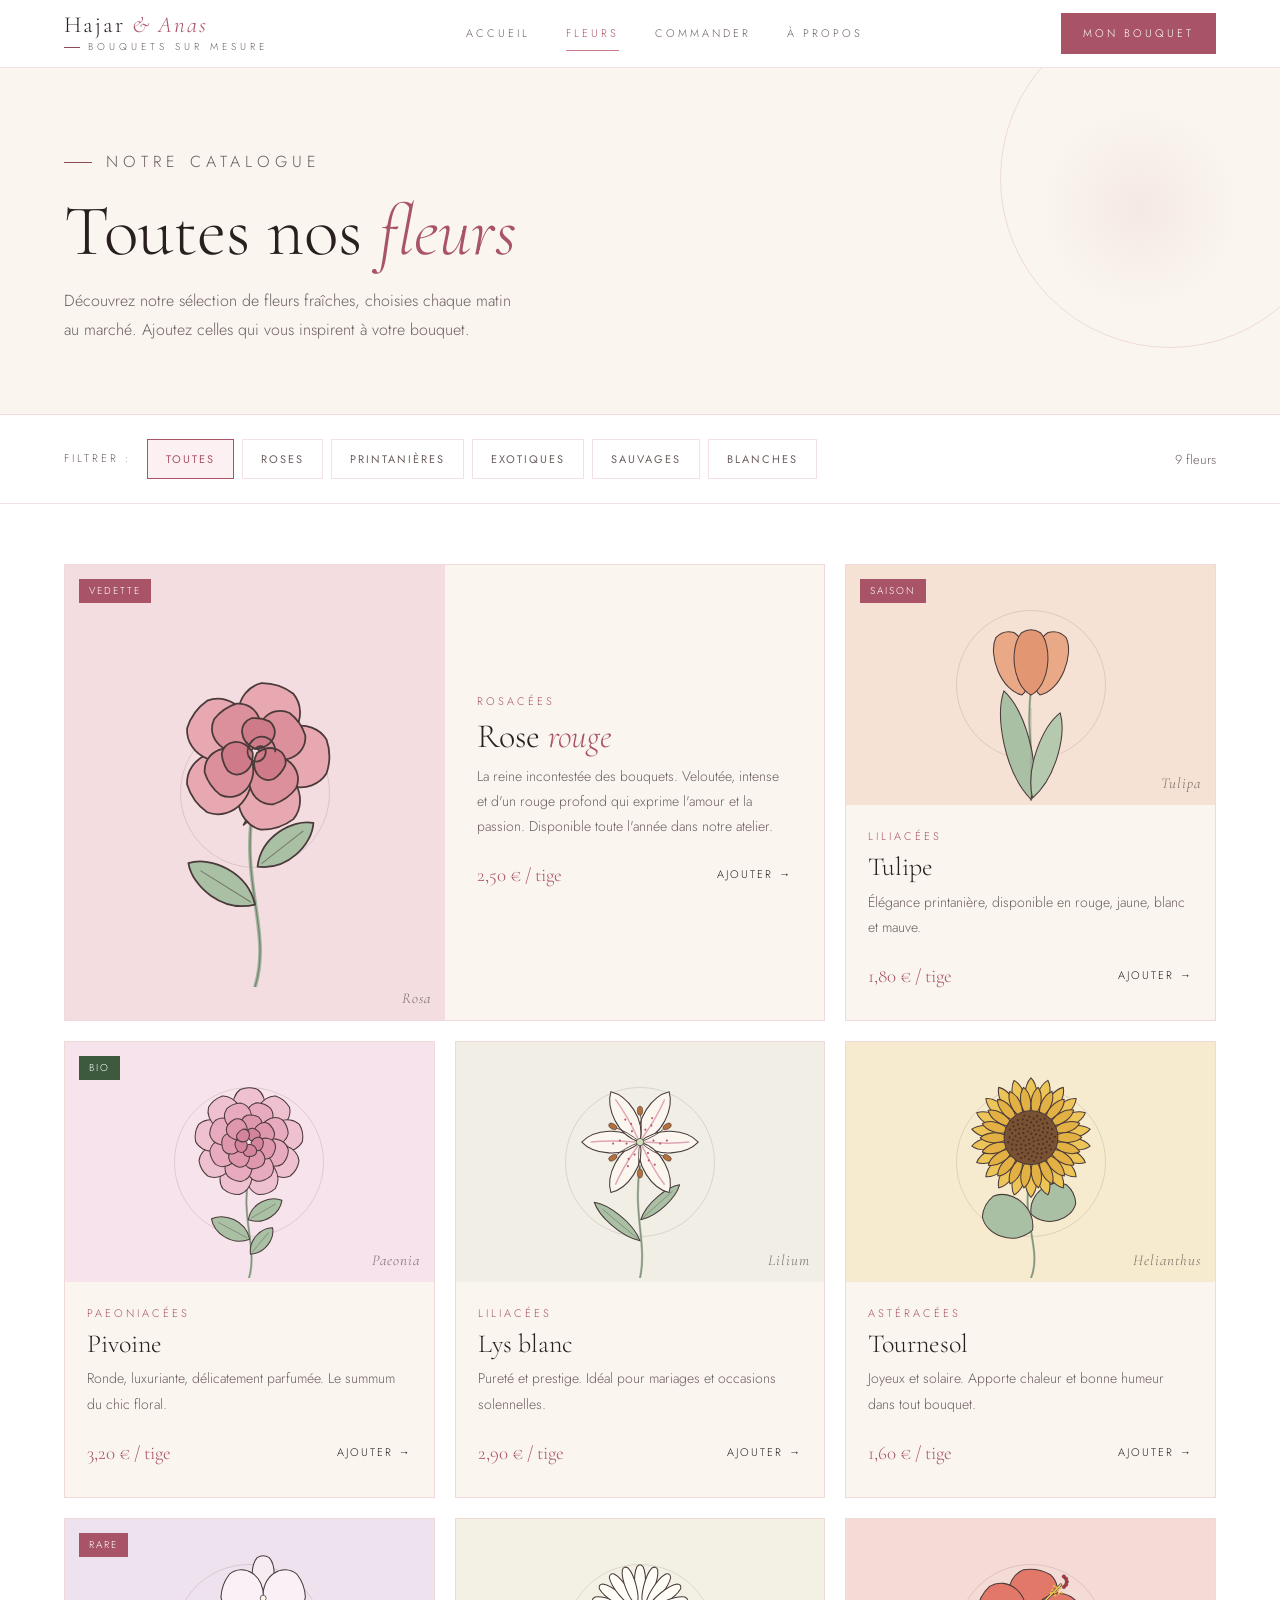
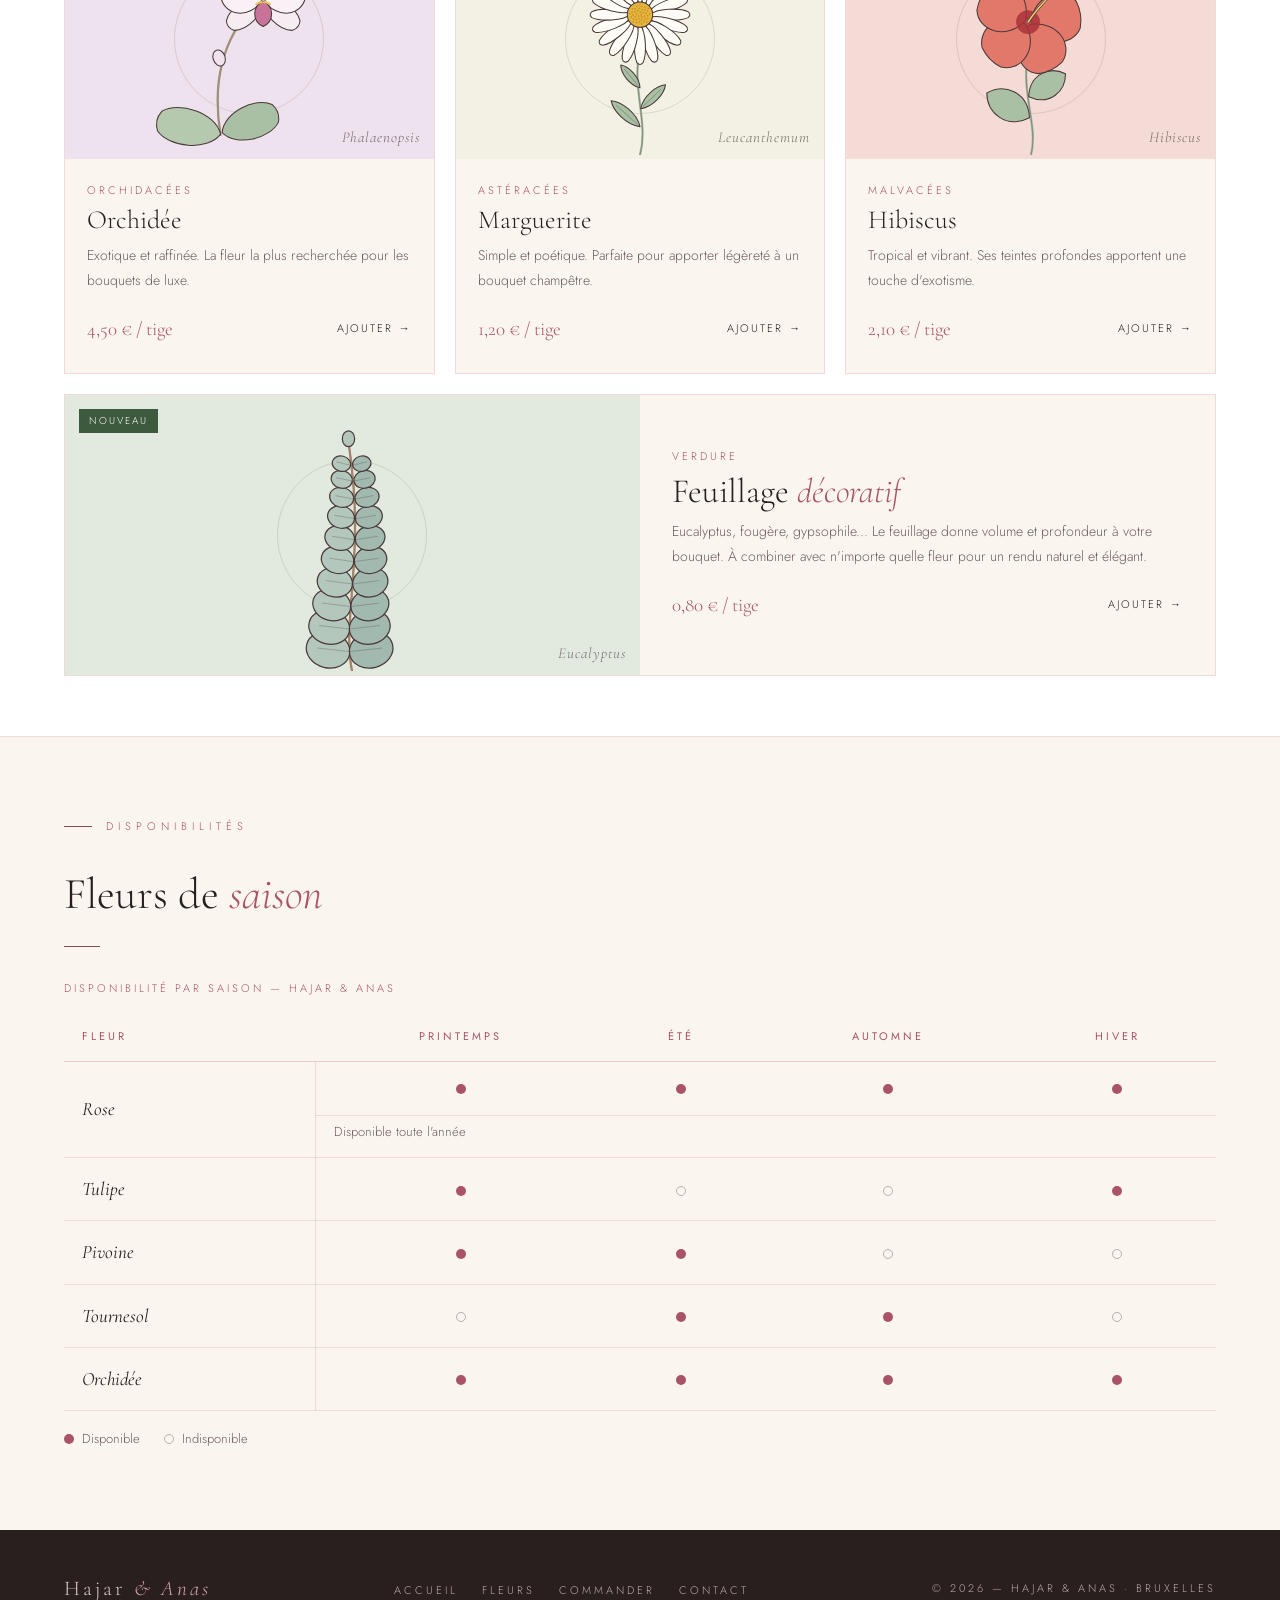
<file: projets/hajar-anas/galerie.html>
<!DOCTYPE html>
<html lang="fr">
<head>
  <meta charset="UTF-8" />
  <meta name="viewport" content="width=device-width, initial-scale=1.0" />
  <title>Hajar &amp; Anas — Galerie</title>
  <meta name="description" content="Toutes les fleurs de Hajar &amp; Anas : prix à la tige, filtres par type et disponibilité selon les saisons." />
  <link rel="preconnect" href="https://fonts.googleapis.com" />
  <link rel="preconnect" href="https://fonts.gstatic.com" crossorigin />
  <link rel="stylesheet" href="https://fonts.googleapis.com/css2?family=Cormorant+Garamond:ital,wght@0,300;0,400;1,300;1,400&amp;family=Jost:wght@200;300;400&amp;display=swap" />
  <link rel="stylesheet" href="css/commun.css" />
  <link rel="stylesheet" href="css/galerie.css" />
</head>
<body>

<a class="skip" href="#contenu">Aller au contenu</a>

<nav id="main-nav" aria-label="Navigation principale">
  <a id="logo" href="index.html" aria-label="Hajar et Anas, accueil">
    <span class="logo-nom">Hajar <em>&amp; Anas</em></span>
    <span class="logo-sub">Bouquets sur mesure</span>
  </a>
  <ul class="nav-links" id="menu">
    <li><a href="index.html">Accueil</a></li>
    <li><a href="galerie.html" class="active" aria-current="page">Fleurs</a></li>
    <li><a href="formulaire.html">Commander</a></li>
    <li><a href="index.html#pourquoi">À propos</a></li>
  </ul>
  <a href="formulaire.html" class="nav-cta">Mon bouquet</a>
  <button class="burger" type="button" aria-label="Ouvrir le menu" aria-expanded="false" aria-controls="menu">
    <span></span><span></span><span></span>
  </button>
</nav>

<header id="hero">
  <p class="eyebrow">Notre catalogue</p>
  <h1>Toutes nos <em>fleurs</em></h1>
  <p>Découvrez notre sélection de fleurs fraîches, choisies chaque matin
     au marché. Ajoutez celles qui vous inspirent à votre bouquet.</p>
</header>

<main id="contenu">

<!-- Les boutons filtrent les cartes grâce à leur attribut data-categories -->
<div id="filtres" role="group" aria-label="Filtrer les fleurs">
  <span class="filtre-label" aria-hidden="true">Filtrer :</span>
  <button type="button" class="filtre-btn" data-filtre="toutes" aria-pressed="true">Toutes</button>
  <button type="button" class="filtre-btn" data-filtre="roses" aria-pressed="false">Roses</button>
  <button type="button" class="filtre-btn" data-filtre="printanieres" aria-pressed="false">Printanières</button>
  <button type="button" class="filtre-btn" data-filtre="exotiques" aria-pressed="false">Exotiques</button>
  <button type="button" class="filtre-btn" data-filtre="sauvages" aria-pressed="false">Sauvages</button>
  <button type="button" class="filtre-btn" data-filtre="blanches" aria-pressed="false">Blanches</button>
  <span class="filtre-compte" id="filtre-compte" aria-live="polite">9 fleurs</span>
</div>

<section id="galerie-section" aria-label="Catalogue des fleurs">
  <div class="galerie-grid">

    <article class="fleur-card large" data-categories="roses">
      <div class="fleur-img teinte-rose">
        <img class="illu" src="images/fleurs/rose.svg" alt="" loading="lazy" />
        <span class="fleur-badge">Vedette</span>
        <span class="fleur-latin" aria-hidden="true">Rosa</span>
      </div>
      <div class="fleur-body">
        <p class="fleur-famille">Rosacées</p>
        <h2 class="fleur-nom">Rose <em>rouge</em></h2>
        <p class="fleur-desc">La reine incontestée des bouquets. Veloutée,
           intense et d'un rouge profond qui exprime l'amour et la passion.
           Disponible toute l'année dans notre atelier.</p>
        <div class="fleur-footer">
          <span class="fleur-prix">2,50 € / tige</span>
          <a href="formulaire.html?rose=1" class="fleur-cta">Ajouter <span class="sr-only">une rose rouge au bouquet</span> →</a>
        </div>
      </div>
    </article>

    <article class="fleur-card" data-categories="printanieres">
      <div class="fleur-img teinte-tulipe">
        <img class="illu" src="images/fleurs/tulipe.svg" alt="" loading="lazy" />
        <span class="fleur-badge">Saison</span>
        <span class="fleur-latin" aria-hidden="true">Tulipa</span>
      </div>
      <div class="fleur-body">
        <p class="fleur-famille">Liliacées</p>
        <h2 class="fleur-nom">Tulipe</h2>
        <p class="fleur-desc">Élégance printanière, disponible en rouge, jaune, blanc et mauve.</p>
        <div class="fleur-footer">
          <span class="fleur-prix">1,80 € / tige</span>
          <a href="formulaire.html?tulipe=1" class="fleur-cta">Ajouter <span class="sr-only">une tulipe au bouquet</span> →</a>
        </div>
      </div>
    </article>

    <article class="fleur-card" data-categories="printanieres">
      <div class="fleur-img teinte-pivoine">
        <img class="illu" src="images/fleurs/pivoine.svg" alt="" loading="lazy" />
        <span class="fleur-badge vert">Bio</span>
        <span class="fleur-latin" aria-hidden="true">Paeonia</span>
      </div>
      <div class="fleur-body">
        <p class="fleur-famille">Paeoniacées</p>
        <h2 class="fleur-nom">Pivoine</h2>
        <p class="fleur-desc">Ronde, luxuriante, délicatement parfumée. Le summum du chic floral.</p>
        <div class="fleur-footer">
          <span class="fleur-prix">3,20 € / tige</span>
          <a href="formulaire.html?pivoine=1" class="fleur-cta">Ajouter <span class="sr-only">une pivoine au bouquet</span> →</a>
        </div>
      </div>
    </article>

    <article class="fleur-card" data-categories="blanches">
      <div class="fleur-img teinte-lys">
        <img class="illu" src="images/fleurs/lys.svg" alt="" loading="lazy" />
        <span class="fleur-latin" aria-hidden="true">Lilium</span>
      </div>
      <div class="fleur-body">
        <p class="fleur-famille">Liliacées</p>
        <h2 class="fleur-nom">Lys blanc</h2>
        <p class="fleur-desc">Pureté et prestige. Idéal pour mariages et occasions solennelles.</p>
        <div class="fleur-footer">
          <span class="fleur-prix">2,90 € / tige</span>
          <a href="formulaire.html?lys=1" class="fleur-cta">Ajouter <span class="sr-only">un lys blanc au bouquet</span> →</a>
        </div>
      </div>
    </article>

    <article class="fleur-card" data-categories="sauvages">
      <div class="fleur-img teinte-tournesol">
        <img class="illu" src="images/fleurs/tournesol.svg" alt="" loading="lazy" />
        <span class="fleur-latin" aria-hidden="true">Helianthus</span>
      </div>
      <div class="fleur-body">
        <p class="fleur-famille">Astéracées</p>
        <h2 class="fleur-nom">Tournesol</h2>
        <p class="fleur-desc">Joyeux et solaire. Apporte chaleur et bonne humeur dans tout bouquet.</p>
        <div class="fleur-footer">
          <span class="fleur-prix">1,60 € / tige</span>
          <a href="formulaire.html?tournesol=1" class="fleur-cta">Ajouter <span class="sr-only">un tournesol au bouquet</span> →</a>
        </div>
      </div>
    </article>

    <article class="fleur-card" data-categories="exotiques blanches">
      <div class="fleur-img teinte-orchidee">
        <img class="illu" src="images/fleurs/orchidee.svg" alt="" loading="lazy" />
        <span class="fleur-badge">Rare</span>
        <span class="fleur-latin" aria-hidden="true">Phalaenopsis</span>
      </div>
      <div class="fleur-body">
        <p class="fleur-famille">Orchidacées</p>
        <h2 class="fleur-nom">Orchidée</h2>
        <p class="fleur-desc">Exotique et raffinée. La fleur la plus recherchée pour les bouquets de luxe.</p>
        <div class="fleur-footer">
          <span class="fleur-prix">4,50 € / tige</span>
          <a href="formulaire.html?orchidee=1" class="fleur-cta">Ajouter <span class="sr-only">une orchidée au bouquet</span> →</a>
        </div>
      </div>
    </article>

    <article class="fleur-card" data-categories="sauvages blanches">
      <div class="fleur-img teinte-marguerite">
        <img class="illu" src="images/fleurs/marguerite.svg" alt="" loading="lazy" />
        <span class="fleur-latin" aria-hidden="true">Leucanthemum</span>
      </div>
      <div class="fleur-body">
        <p class="fleur-famille">Astéracées</p>
        <h2 class="fleur-nom">Marguerite</h2>
        <p class="fleur-desc">Simple et poétique. Parfaite pour apporter légèreté à un bouquet champêtre.</p>
        <div class="fleur-footer">
          <span class="fleur-prix">1,20 € / tige</span>
          <a href="formulaire.html?marguerite=1" class="fleur-cta">Ajouter <span class="sr-only">une marguerite au bouquet</span> →</a>
        </div>
      </div>
    </article>

    <article class="fleur-card" data-categories="exotiques">
      <div class="fleur-img teinte-hibiscus">
        <img class="illu" src="images/fleurs/hibiscus.svg" alt="" loading="lazy" />
        <span class="fleur-latin" aria-hidden="true">Hibiscus</span>
      </div>
      <div class="fleur-body">
        <p class="fleur-famille">Malvacées</p>
        <h2 class="fleur-nom">Hibiscus</h2>
        <p class="fleur-desc">Tropical et vibrant. Ses teintes profondes apportent une touche d'exotisme.</p>
        <div class="fleur-footer">
          <span class="fleur-prix">2,10 € / tige</span>
          <a href="formulaire.html?hibiscus=1" class="fleur-cta">Ajouter <span class="sr-only">un hibiscus au bouquet</span> →</a>
        </div>
      </div>
    </article>

    <article class="fleur-card large pleine" data-categories="sauvages">
      <div class="fleur-img teinte-feuillage">
        <img class="illu" src="images/fleurs/feuillage.svg" alt="" loading="lazy" />
        <span class="fleur-badge vert">Nouveau</span>
        <span class="fleur-latin" aria-hidden="true">Eucalyptus</span>
      </div>
      <div class="fleur-body">
        <p class="fleur-famille">Verdure</p>
        <h2 class="fleur-nom">Feuillage <em>décoratif</em></h2>
        <p class="fleur-desc">Eucalyptus, fougère, gypsophile... Le feuillage donne volume
           et profondeur à votre bouquet. À combiner avec n'importe quelle fleur
           pour un rendu naturel et élégant.</p>
        <div class="fleur-footer">
          <span class="fleur-prix">0,80 € / tige</span>
          <a href="formulaire.html?feuillage=1" class="fleur-cta">Ajouter <span class="sr-only">du feuillage au bouquet</span> →</a>
        </div>
      </div>
    </article>

  </div>
  <p class="galerie-vide" hidden>Aucune fleur dans cette catégorie pour le moment.</p>
</section>

<section id="saisons" aria-labelledby="titre-saisons">
  <p class="eyebrow">Disponibilités</p>
  <h2 id="titre-saisons">Fleurs de <em>saison</em></h2>

  <div class="table-wrap">
  <table id="table-saisons">
    <caption>Disponibilité par saison — Hajar &amp; Anas</caption>
    <thead>
      <tr>
        <th scope="col">Fleur</th>
        <th scope="col">Printemps</th>
        <th scope="col">Été</th>
        <th scope="col">Automne</th>
        <th scope="col">Hiver</th>
      </tr>
    </thead>
    <tbody>
      <tr>
        <th scope="row" rowspan="2" class="cell-fleur">Rose</th>
        <td class="cell-saison"><span class="dot-dispo"></span><span class="sr-only">Disponible</span></td>
        <td class="cell-saison"><span class="dot-dispo"></span><span class="sr-only">Disponible</span></td>
        <td class="cell-saison"><span class="dot-dispo"></span><span class="sr-only">Disponible</span></td>
        <td class="cell-saison"><span class="dot-dispo"></span><span class="sr-only">Disponible</span></td>
      </tr>
      <tr>
        <td colspan="4" class="cell-note">Disponible toute l'année</td>
      </tr>
      <tr>
        <th scope="row" class="cell-fleur">Tulipe</th>
        <td class="cell-saison"><span class="dot-dispo"></span><span class="sr-only">Disponible</span></td>
        <td class="cell-saison"><span class="dot-non"></span><span class="sr-only">Indisponible</span></td>
        <td class="cell-saison"><span class="dot-non"></span><span class="sr-only">Indisponible</span></td>
        <td class="cell-saison"><span class="dot-dispo"></span><span class="sr-only">Disponible</span></td>
      </tr>
      <tr>
        <th scope="row" class="cell-fleur">Pivoine</th>
        <td class="cell-saison"><span class="dot-dispo"></span><span class="sr-only">Disponible</span></td>
        <td class="cell-saison"><span class="dot-dispo"></span><span class="sr-only">Disponible</span></td>
        <td class="cell-saison"><span class="dot-non"></span><span class="sr-only">Indisponible</span></td>
        <td class="cell-saison"><span class="dot-non"></span><span class="sr-only">Indisponible</span></td>
      </tr>
      <tr>
        <th scope="row" class="cell-fleur">Tournesol</th>
        <td class="cell-saison"><span class="dot-non"></span><span class="sr-only">Indisponible</span></td>
        <td class="cell-saison"><span class="dot-dispo"></span><span class="sr-only">Disponible</span></td>
        <td class="cell-saison"><span class="dot-dispo"></span><span class="sr-only">Disponible</span></td>
        <td class="cell-saison"><span class="dot-non"></span><span class="sr-only">Indisponible</span></td>
      </tr>
      <tr>
        <th scope="row" class="cell-fleur">Orchidée</th>
        <td class="cell-saison"><span class="dot-dispo"></span><span class="sr-only">Disponible</span></td>
        <td class="cell-saison"><span class="dot-dispo"></span><span class="sr-only">Disponible</span></td>
        <td class="cell-saison"><span class="dot-dispo"></span><span class="sr-only">Disponible</span></td>
        <td class="cell-saison"><span class="dot-dispo"></span><span class="sr-only">Disponible</span></td>
      </tr>
    </tbody>
  </table>
  </div>
  <p class="legende" aria-hidden="true">
    <span><span class="dot-dispo"></span> Disponible</span>
    <span><span class="dot-non"></span> Indisponible</span>
  </p>
</section>

</main>

<footer id="site-footer">
  <span class="footer-logo">Hajar <em>&amp; Anas</em></span>
  <ul class="footer-links">
    <li><a href="index.html">Accueil</a></li>
    <li><a href="galerie.html">Fleurs</a></li>
    <li><a href="formulaire.html">Commander</a></li>
    <li><a href="formulaire.html#commande">Contact</a></li>
  </ul>
  <span class="footer-copy">© 2026 — Hajar &amp; Anas · Bruxelles</span>
</footer>

<script src="js/script.js"></script>
</body>
</html>
</file>
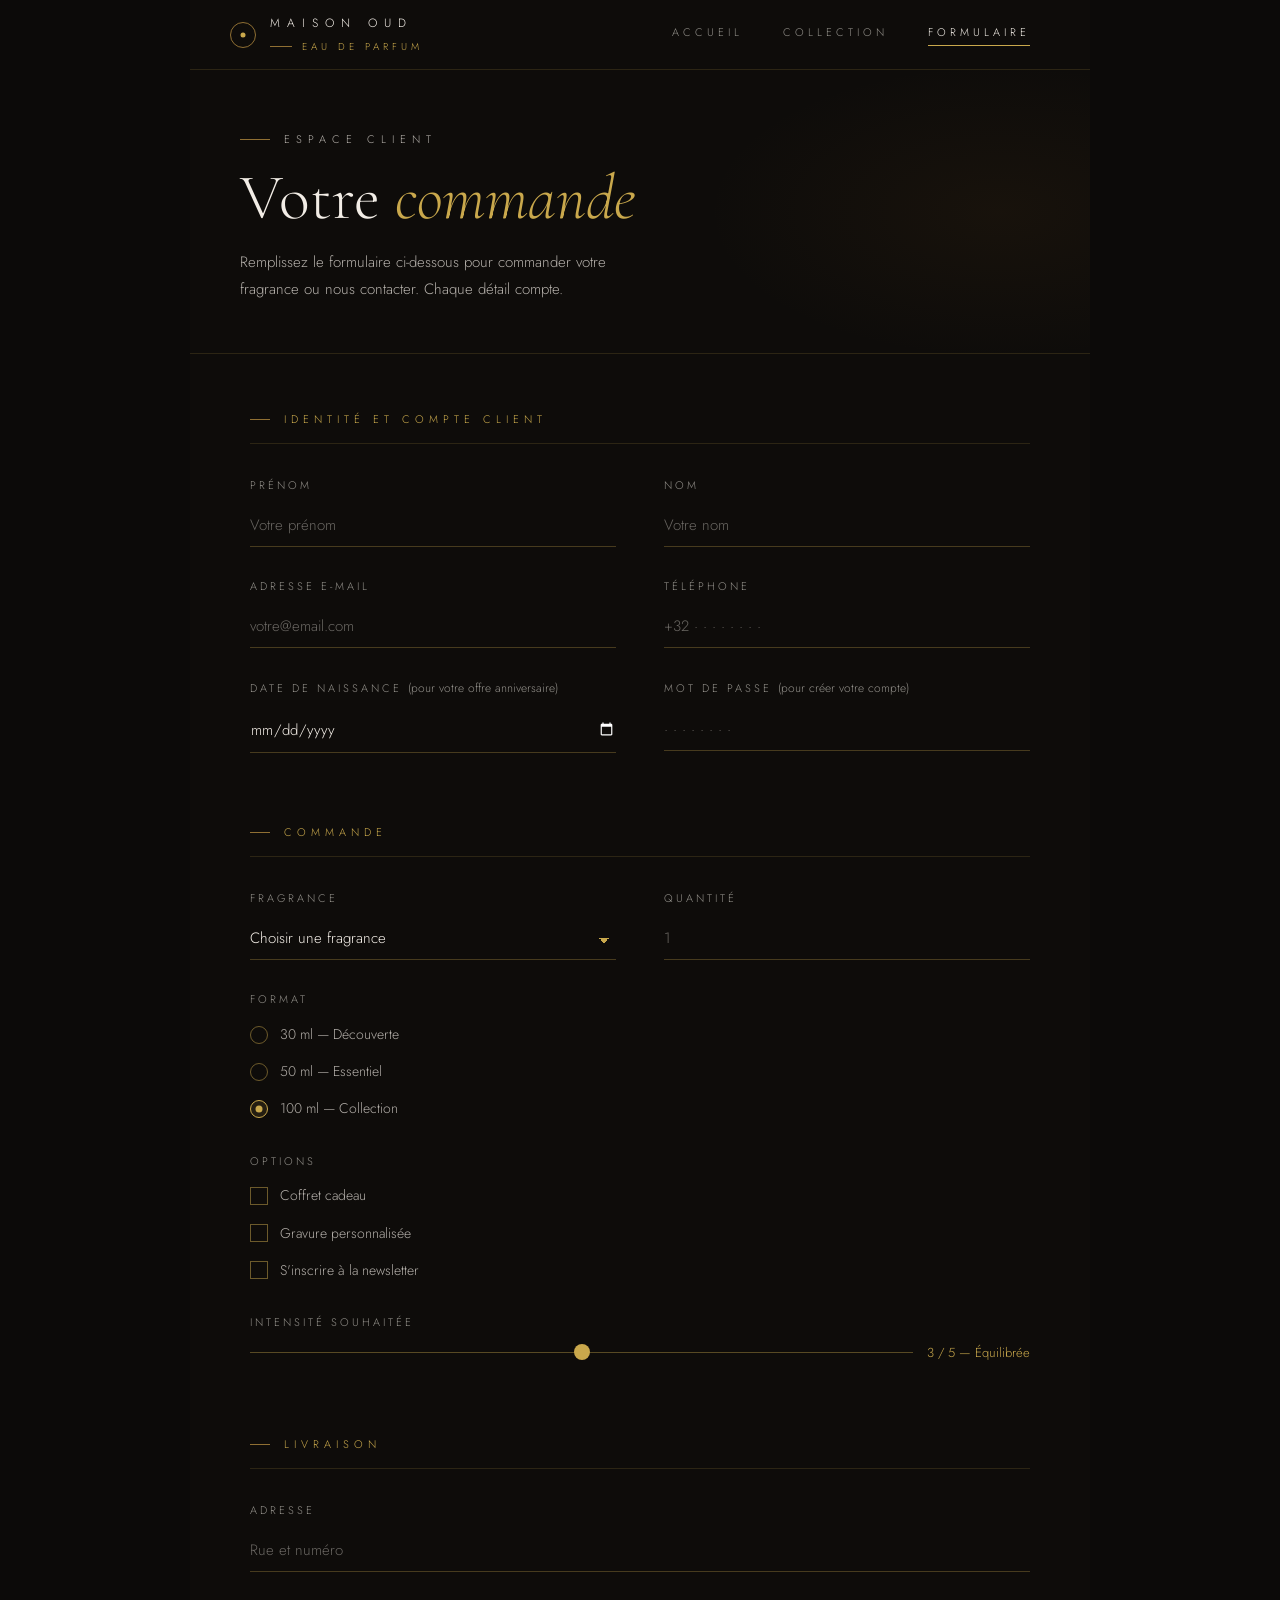
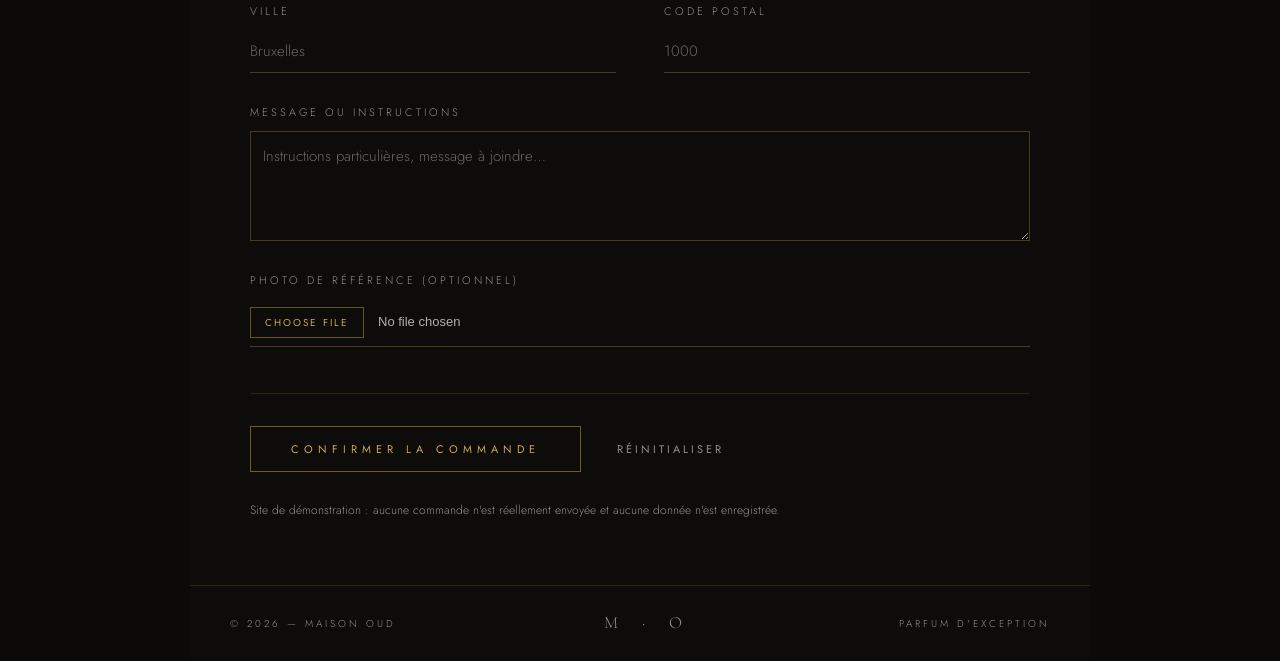
<file: projets/maison-oud/formulaire.html>
<!DOCTYPE html>
<html lang="fr">
<head>
  <meta charset="UTF-8" />
  <meta name="viewport" content="width=device-width, initial-scale=1.0" />
  <title>Maison Oud — Formulaire</title>
  <meta name="description" content="Commander une fragrance Maison Oud ou nous contacter." />
  <link rel="preconnect" href="https://fonts.googleapis.com" />
  <link rel="preconnect" href="https://fonts.gstatic.com" crossorigin />
  <link rel="stylesheet" href="https://fonts.googleapis.com/css2?family=Cormorant+Garamond:ital,wght@0,300;0,400;1,300;1,400&amp;family=Jost:wght@200;300;400&amp;display=swap" />
  <link rel="stylesheet" href="css/commun.css" />
  <link rel="stylesheet" href="css/formulaire.css" />
</head>
<body>
<a class="skip" href="#hero">Aller au contenu</a>

<div id="wrapper">

  
  <header id="site-header">
    <a id="logo" href="index.html" aria-label="Maison Oud, accueil">
      <div class="logo-cercle" aria-hidden="true"></div>
      <div class="logo-texte">
        <span class="logo-nom">Maison Oud</span>
        <span class="logo-tagline">Eau de Parfum</span>
      </div>
    </a>
    <nav id="main-nav" aria-label="Navigation principale">
      <ul>
        <li><a href="index.html">Accueil</a></li>
        <li class="has-sub">
          <a href="galerie.html">Collection</a>
          <ul class="submenu">
            <li><a href="galerie.html">Galerie</a></li>
            <li><a href="galerie.html#notes">Notes olfactives</a></li>
          </ul>
        </li>
        <li><a href="formulaire.html" class="active" aria-current="page">Formulaire</a></li>
      </ul>
    </nav>
  </header>

 
  <section id="hero" class="page-hero">
    <p class="hero-eyebrow">Espace client</p>
    <h1>Votre <em>commande</em></h1>
    <p>Remplissez le formulaire ci-dessous pour commander votre fragrance
       ou nous contacter. Chaque détail compte.</p>
  </section>

  
  <div id="form-wrap">
    <form id="main-form" action="#" method="post" enctype="multipart/form-data" novalidate>

      
      <p class="form-section-title">Identité et compte client</p>

      <div class="field">
        <label for="prenom">Prénom</label>
        <input type="text" id="prenom" name="prenom" placeholder="Votre prénom" autocomplete="given-name" required />
      </div>

      <div class="field">
        <label for="nom">Nom</label>
        <input type="text" id="nom" name="nom" placeholder="Votre nom" autocomplete="family-name" required />
      </div>

      <div class="field">
        <label for="email">Adresse e-mail</label>
        <input type="email" id="email" name="email" placeholder="votre@email.com" autocomplete="email" required />
      </div>

      <div class="field">
        <label for="tel">Téléphone</label>
        <input type="tel" id="tel" name="tel" placeholder="+32 · · · · · · · ·" autocomplete="tel" />
      </div>

      <div class="field">
        <label for="naissance">Date de naissance <span class="aide">(pour votre offre anniversaire)</span></label>
        <input type="date" id="naissance" name="naissance" autocomplete="bday" />
      </div>

      <div class="field">
        <label for="password">Mot de passe <span class="aide">(pour créer votre compte)</span></label>
        <input type="password" id="password" name="password" placeholder="· · · · · · · ·" autocomplete="new-password" minlength="8" />
      </div>

      
      <p class="form-section-title">Commande</p>

      <div class="field">
        <label for="fragrance">Fragrance</label>
        <select id="fragrance" name="fragrance" required>
          <option value="" disabled selected>Choisir une fragrance</option>
          <option value="oud-noir">Oud Noir</option>
          <option value="oud-rose">Oud &amp; Rose</option>
          <option value="oud-ambre">Oud Ambré</option>
          <option value="oud-santal">Oud &amp; Santal</option>
        </select>
      </div>

      <div class="field">
        <label for="quantite">Quantité</label>
        <input type="number" id="quantite" name="quantite"
               min="1" max="10" placeholder="1" />
      </div>

      <fieldset class="field full">
        <legend class="label">Format</legend>
        <div class="check-group">
          <label class="check-item">
            <input type="radio" name="format" value="30ml" />
            <span>30 ml — Découverte</span>
          </label>
          <label class="check-item">
            <input type="radio" name="format" value="50ml" />
            <span>50 ml — Essentiel</span>
          </label>
          <label class="check-item">
            <input type="radio" name="format" value="100ml" checked />
            <span>100 ml — Collection</span>
          </label>
        </div>
      </fieldset>

      <fieldset class="field full">
        <legend class="label">Options</legend>
        <div class="check-group">
          <label class="check-item">
            <input type="checkbox" name="coffret" value="coffret" />
            <span>Coffret cadeau</span>
          </label>
          <label class="check-item">
            <input type="checkbox" name="gravure" value="gravure" />
            <span>Gravure personnalisée</span>
          </label>
          <label class="check-item">
            <input type="checkbox" name="newsletter" value="newsletter" />
            <span>S'inscrire à la newsletter</span>
          </label>
        </div>
      </fieldset>

      <div class="field full">
        <label for="intensite">Intensité souhaitée</label>
        <div class="range-row">
          <input type="range" id="intensite" name="intensite" min="1" max="5" value="3" />
        </div>
      </div>

      
      <p class="form-section-title">Livraison</p>

      <div class="field full">
        <label for="adresse">Adresse</label>
        <input type="text" id="adresse" name="adresse" placeholder="Rue et numéro" autocomplete="street-address" />
      </div>

      <div class="field">
        <label for="ville">Ville</label>
        <input type="text" id="ville" name="ville" placeholder="Bruxelles" autocomplete="address-level2" />
      </div>

      <div class="field">
        <label for="code-postal">Code postal</label>
        <input type="text" id="code-postal" name="code_postal" placeholder="1000" autocomplete="postal-code" inputmode="numeric" />
      </div>

      <div class="field full">
        <label for="message">Message ou instructions</label>
        <textarea id="message" name="message"
                  placeholder="Instructions particulières, message à joindre…"></textarea>
      </div>

      <div class="field full">
        <label for="photo">Photo de référence (optionnel)</label>
        <input type="file" id="photo" name="photo" accept="image/*" />
      </div>

      
      <div class="form-actions">
        <button type="submit" class="btn-submit">Confirmer la commande</button>
        <button type="reset" class="btn-reset">Réinitialiser</button>
      </div>

      <p class="form-message" id="form-message" role="status" aria-live="polite"></p>

      <p class="form-note">
        Site de démonstration : aucune commande n'est réellement envoyée et aucune donnée n'est enregistrée.
      </p>

    </form>
  </div>

  
  <footer id="site-footer">
    <span class="footer-copy">© 2026 — Maison Oud</span>
    <span class="footer-logo" aria-hidden="true">M · O</span>
    <span class="footer-right">Parfum d'Exception</span>
  </footer>

</div>

  <script src="js/script.js"></script>
</body>
</html>
</file>
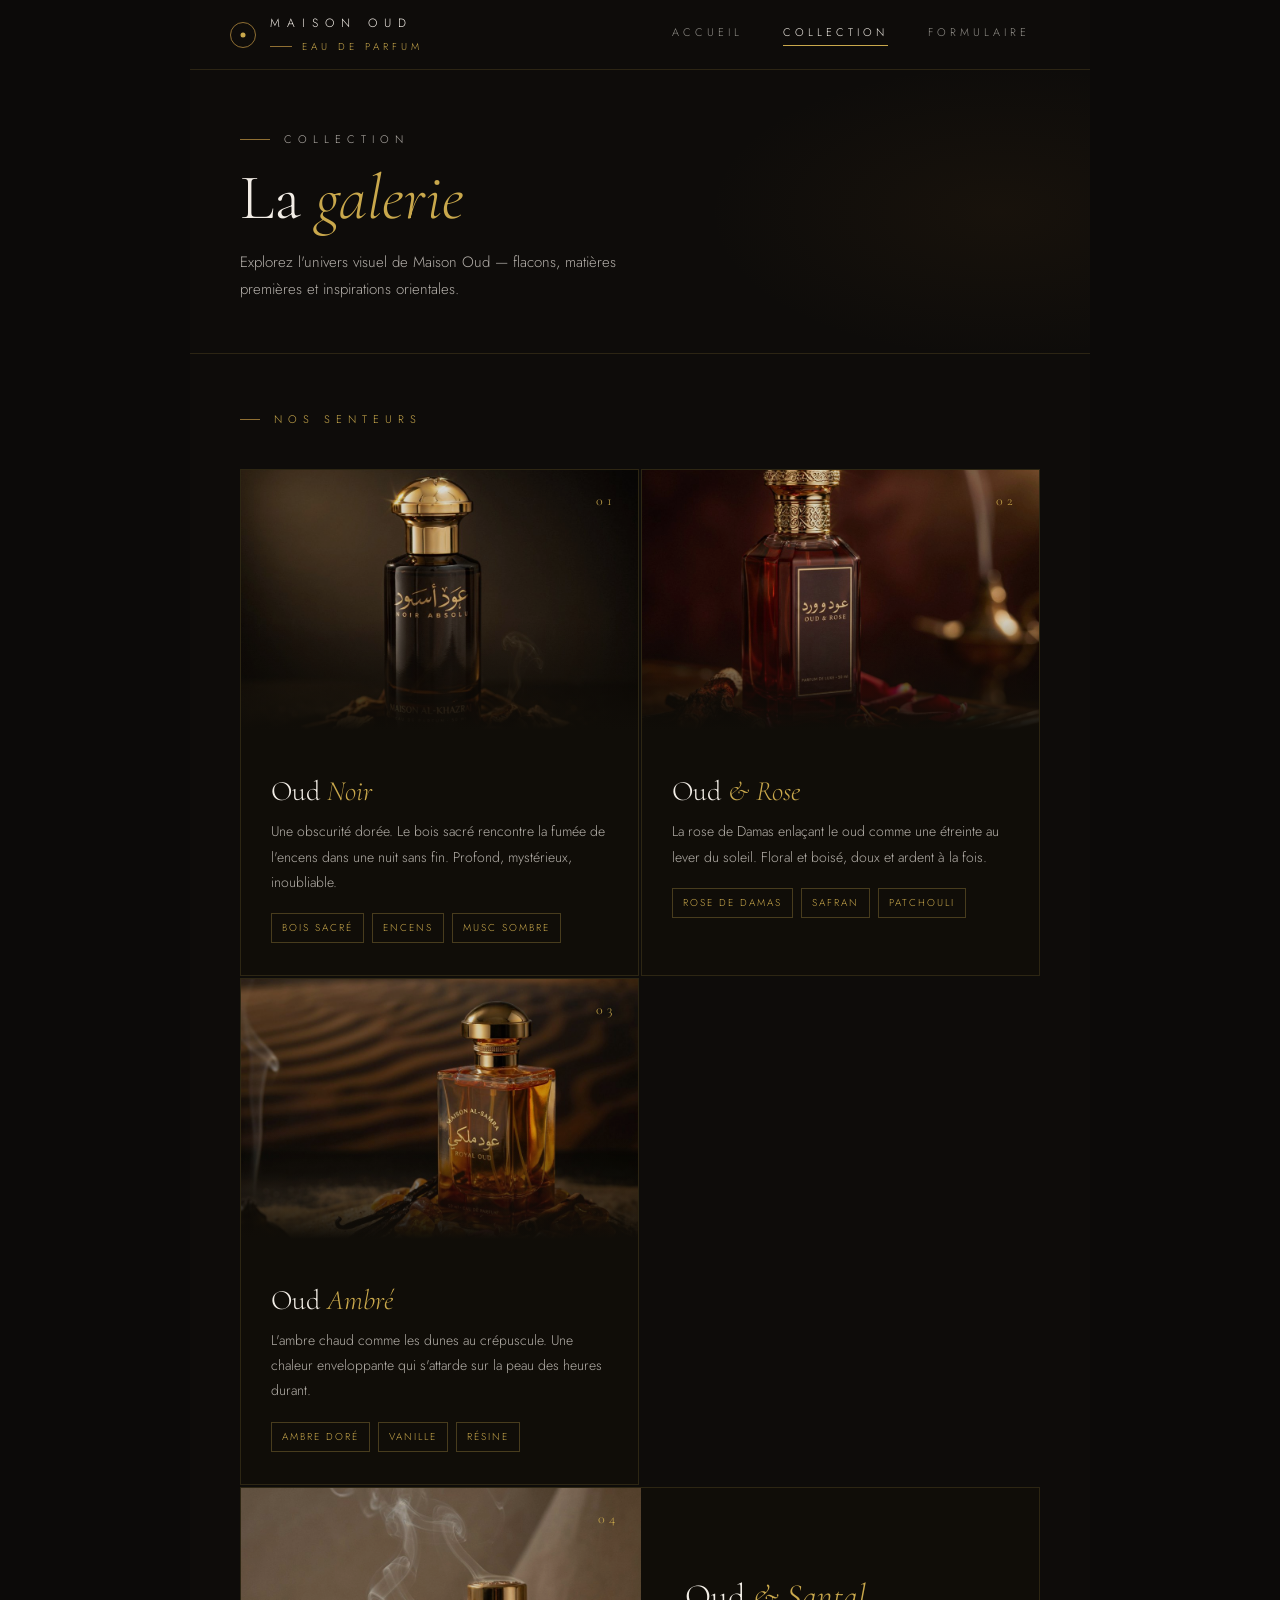
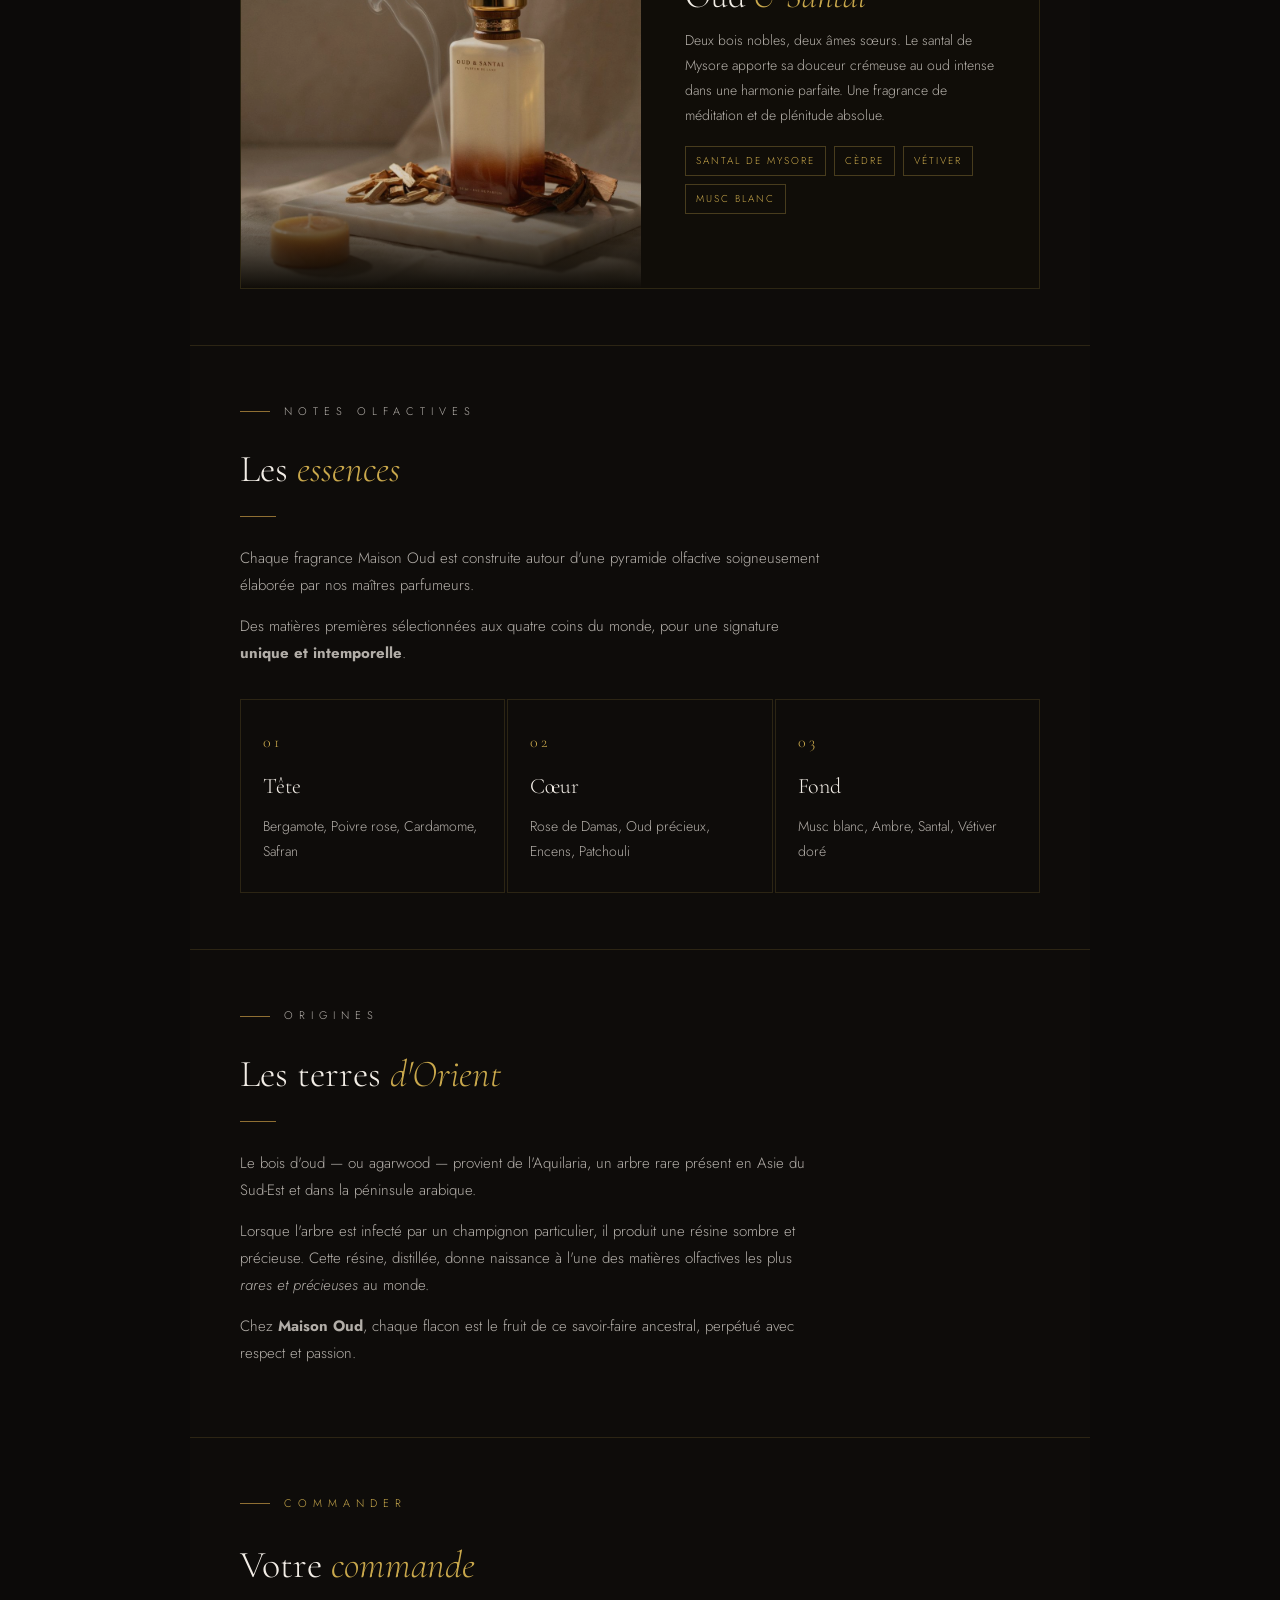
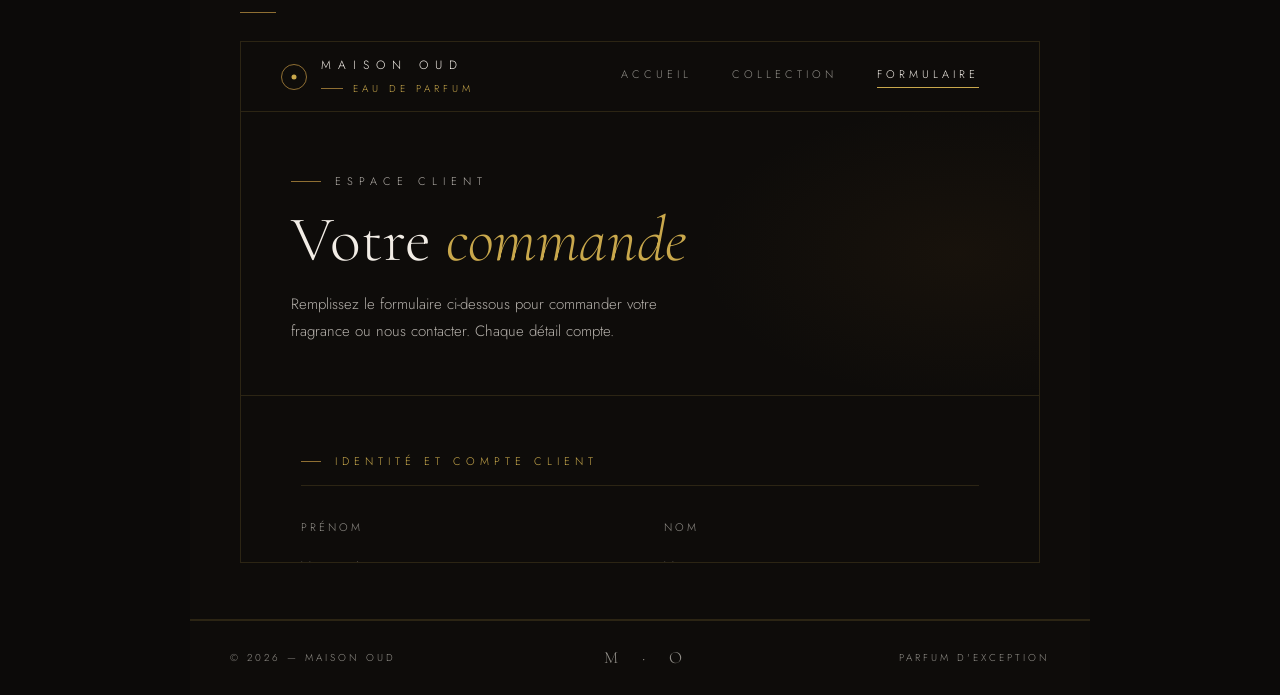
<file: projets/maison-oud/galerie.html>
<!DOCTYPE html>
<html lang="fr">
<head>
  <meta charset="UTF-8" />
  <meta name="viewport" content="width=device-width, initial-scale=1.0" />
  <title>Maison Oud — Galerie</title>
  <meta name="description" content="La galerie Maison Oud : quatre senteurs autour de l'oud, notes olfactives et origines." />
  <link rel="preconnect" href="https://fonts.googleapis.com" />
  <link rel="preconnect" href="https://fonts.gstatic.com" crossorigin />
  <link rel="stylesheet" href="https://fonts.googleapis.com/css2?family=Cormorant+Garamond:ital,wght@0,300;0,400;1,300;1,400&amp;family=Jost:wght@200;300;400&amp;display=swap" />
  <link rel="stylesheet" href="css/commun.css" />
  <link rel="stylesheet" href="css/galerie.css" />
</head>
<body>
<a class="skip" href="#hero">Aller au contenu</a>

<div id="wrapper">

  
  <header id="site-header">
    <a id="logo" href="index.html" aria-label="Maison Oud, accueil">
      <div class="logo-cercle" aria-hidden="true"></div>
      <div class="logo-texte">
        <span class="logo-nom">Maison Oud</span>
        <span class="logo-tagline">Eau de Parfum</span>
      </div>
    </a>
    <nav id="main-nav" aria-label="Navigation principale">
      <ul>
        <li><a href="index.html">Accueil</a></li>
        <li class="has-sub">
          <a href="galerie.html" class="active" aria-current="page">Collection</a>
          <ul class="submenu">
            <li><a href="galerie.html">Galerie</a></li>
            <li><a href="galerie.html#notes">Notes olfactives</a></li>
            <li><a href="galerie.html#origine">Origines</a></li>
          </ul>
        </li>
        <li><a href="formulaire.html">Formulaire</a></li>
      </ul>
    </nav>
  </header>


  <section id="hero" class="page-hero">
    <p class="eyebrow">Collection</p>
    <h1>La <em>galerie</em></h1>
    <p>Explorez l'univers visuel de Maison Oud — flacons, matières premières
       et inspirations orientales.</p>
  </section>

  
  <section id="galerie-grid">
    <p class="section-label">Nos senteurs</p>

    <div class="grid">

     
      <article class="senteur-card">
        <div class="senteur-img">
          <span class="senteur-num">01</span>
          
          <img loading="lazy" src="images/oudNoir.jpg" alt="Oud Noir" />
        </div>
        <div class="senteur-body">
          <h3>Oud <em>Noir</em></h3>
          <p class="senteur-desc">
            Une obscurité dorée. Le bois sacré rencontre la fumée de l'encens
            dans une nuit sans fin. Profond, mystérieux, inoubliable.
          </p>
          <div class="senteur-notes">
            <span class="note-tag">Bois sacré</span>
            <span class="note-tag">Encens</span>
            <span class="note-tag">Musc sombre</span>
          </div>
        </div>
      </article>

    
      <article class="senteur-card">
        <div class="senteur-img">
          <span class="senteur-num">02</span>
          
          <img loading="lazy" src="images/oudrose.jpg" alt="Oud et Rose" />
        </div>
        <div class="senteur-body">
          <h3>Oud <em>&amp; Rose</em></h3>
          <p class="senteur-desc">
            La rose de Damas enlaçant le oud comme une étreinte au lever du soleil.
            Floral et boisé, doux et ardent à la fois.
          </p>
          <div class="senteur-notes">
            <span class="note-tag">Rose de Damas</span>
            <span class="note-tag">Safran</span>
            <span class="note-tag">Patchouli</span>
          </div>
        </div>
      </article>

    
      <article class="senteur-card">
        <div class="senteur-img">
          <span class="senteur-num">03</span>
          
          <img loading="lazy" src="images/oudvanille.jpg" alt="Oud Ambré" />
        </div>
        <div class="senteur-body">
          <h3>Oud <em>Ambré</em></h3>
          <p class="senteur-desc">
            L'ambre chaud comme les dunes au crépuscule. Une chaleur enveloppante
            qui s'attarde sur la peau des heures durant.
          </p>
          <div class="senteur-notes">
            <span class="note-tag">Ambre doré</span>
            <span class="note-tag">Vanille</span>
            <span class="note-tag">Résine</span>
          </div>
        </div>
      </article>

     
      <article class="senteur-card large">
        <div class="senteur-img">
          <span class="senteur-num">04</span>
         
          <img loading="lazy" src="images/oudAmbre.jpg" alt="Oud et Santal" />
        </div>
        <div class="senteur-body">
          <h3>Oud <em>&amp; Santal</em></h3>
          <p class="senteur-desc">
            Deux bois nobles, deux âmes sœurs. Le santal de Mysore apporte
            sa douceur crémeuse au oud intense dans une harmonie parfaite.
            Une fragrance de méditation et de plénitude absolue.
          </p>
          <div class="senteur-notes">
            <span class="note-tag">Santal de Mysore</span>
            <span class="note-tag">Cèdre</span>
            <span class="note-tag">Vétiver</span>
            <span class="note-tag">Musc blanc</span>
          </div>
        </div>
      </article>

    </div>
  </section>

 
  <section id="notes">
    <p class="eyebrow">Notes olfactives</p>
    <h2>Les <em>essences</em></h2>
    <p>Chaque fragrance Maison Oud est construite autour d'une pyramide
       olfactive soigneusement élaborée par nos maîtres parfumeurs.</p>
    <p>Des matières premières sélectionnées aux quatre coins du monde,
       pour une signature <strong>unique et intemporelle</strong>.</p>

    <div class="notes-row">
      <div class="note-bloc">
        <div class="note-num">01</div>
        <h3>Tête</h3>
        <p>Bergamote, Poivre rose, Cardamome, Safran</p>
      </div>
      <div class="note-bloc">
        <div class="note-num">02</div>
        <h3>Cœur</h3>
        <p>Rose de Damas, Oud précieux, Encens, Patchouli</p>
      </div>
      <div class="note-bloc">
        <div class="note-num">03</div>
        <h3>Fond</h3>
        <p>Musc blanc, Ambre, Santal, Vétiver doré</p>
      </div>
    </div>
  </section>

  
  <section id="origine">
    <p class="eyebrow">Origines</p>
    <h2>Les terres <em>d'Orient</em></h2>
    <p>Le bois d'oud — ou agarwood — provient de l'Aquilaria,
       un arbre rare présent en Asie du Sud-Est et dans la péninsule arabique.</p>
    <p>Lorsque l'arbre est infecté par un champignon particulier, il produit
       une résine sombre et précieuse. Cette résine, distillée,
       donne naissance à l'une des matières olfactives les plus
       <em>rares et précieuses</em> au monde.</p>
    <p>Chez <strong>Maison Oud</strong>, chaque flacon est le fruit de ce savoir-faire
       ancestral, perpétué avec respect et passion.</p>
  </section>

  
  <section id="iframe-section">
    <p class="eyebrow">Commander</p>
    <h2>Votre <em>commande</em></h2>
    <div class="iframe-wrap">
      <iframe src="formulaire.html" loading="lazy"
              title="Formulaire de commande Maison Oud">
      </iframe>
    </div>
  </section>

 
  <footer id="site-footer">
    <span class="footer-copy">© 2026 — Maison Oud</span>
    <span class="footer-logo" aria-hidden="true">M · O</span>
    <span class="footer-right">Parfum d'Exception</span>
  </footer>

</div>

  <script src="js/script.js"></script>
</body>
</html>
</file>
<file: projets/hajar-anas/css/commun.css>
/* Hajar & Anas — styles communs aux 3 pages
   (couleurs, menu, burger, titres de section, compteurs, curseur, pied de page, responsive) */

*, *::before, *::after { box-sizing: border-box; margin: 0; padding: 0; }

/* couleurs du site */
:root {
  --rose:       #c97b8a;   /* décoratif : traits, cercles, pastilles */
  --rose-fonce: #a95466;   /* petits textes et boutons : contraste suffisant */
  --rose-dim:   #8a4a57;
  --rose-pale:  #fdf0f2;
  --vert:       #3d5a3e;
  --creme:      #fdf8f2;
  --fond:       #faf5ef;
  --blanc:      #ffffff;
  --texte:      #2a1f1f;
  --muted:      #6e5f5f;
  --sep:        rgba(201,120,138,0.22);
  --serif:      'Cormorant Garamond', Georgia, serif;
  --sans:       'Jost', Arial, sans-serif;
}

/* Teinte propre à chaque fleur (remplace les emojis) */
.teinte-rose       { --teinte: #f3dde1; }
.teinte-tulipe     { --teinte: #f6e2d4; }
.teinte-pivoine    { --teinte: #f7e3eb; }
.teinte-lys        { --teinte: #f1eee6; }
.teinte-tournesol  { --teinte: #f6ebcf; }
.teinte-orchidee   { --teinte: #eee2ee; }
.teinte-marguerite { --teinte: #f3f1e4; }
.teinte-hibiscus   { --teinte: #f5dbd6; }
.teinte-feuillage  { --teinte: #e2eadf; }

html { scroll-behavior: smooth; }

body {
  background: var(--creme);
  color: var(--texte);
  font-family: var(--sans);
  font-weight: 300;
  font-size: 15px;
  line-height: 1.8;
  -webkit-text-size-adjust: 100%;
}

img, video { max-width: 100%; }

/* Texte lu par les lecteurs d'écran mais invisible à l'écran */
.sr-only {
  position: absolute;
  width: 1px; height: 1px;
  overflow: hidden;
  clip: rect(0 0 0 0);
  white-space: nowrap;
}

/* Lien d'évitement pour la navigation au clavier */
.skip {
  position: absolute;
  left: 12px; top: -60px;
  z-index: 300;
  background: var(--rose-fonce);
  color: var(--blanc);
  padding: 8px 14px;
  font-size: 13px;
  text-decoration: none;
}
.skip:focus { top: 12px; }

a:focus-visible,
button:focus-visible,
input:focus-visible,
select:focus-visible,
textarea:focus-visible {
  outline: 2px solid var(--rose-fonce);
  outline-offset: 3px;
}

/* ════════════════════════════════
   MENU
════════════════════════════════ */
#main-nav {
  position: sticky;
  top: 0;
  z-index: 100;
  background: var(--blanc);
  border-bottom: 1px solid var(--sep);
  display: flex;
  align-items: center;
  justify-content: space-between;
  gap: 20px;
  padding: 0 5%;
  height: 68px;
}

#logo { display: flex; flex-direction: column; text-decoration: none; gap: 2px; }

.logo-nom {
  font-family: var(--serif);
  font-size: 23px;
  font-weight: 300;
  color: var(--texte);
  letter-spacing: 2px;
  line-height: 1.1;
}

.logo-nom em { font-style: italic; color: var(--rose-fonce); }

.logo-sub {
  font-size: 10px;
  letter-spacing: 4px;
  text-transform: uppercase;
  color: var(--muted);
  line-height: 1.4;
}

.logo-sub::before {
  content: '';
  display: inline-block;
  width: 16px;
  height: 1px;
  background: var(--rose-dim);
  margin-right: 8px;
  vertical-align: middle;
}

.nav-links { display: flex; list-style: none; }

.nav-links a {
  display: block;
  padding: 12px 18px;
  font-size: 11px;
  letter-spacing: 3px;
  text-transform: uppercase;
  text-decoration: none;
  color: var(--muted);
  transition: color 0.3s;
  position: relative;
}

.nav-links a:hover,
.nav-links a.active { color: var(--rose-fonce); }

/* Soulignement de la page active */
.nav-links a.active::after {
  content: '';
  position: absolute;
  bottom: 4px; left: 18px; right: 18px;
  height: 1px;
  background: var(--rose);
}

.nav-cta {
  text-decoration: none;
  font-size: 11px;
  letter-spacing: 3px;
  text-transform: uppercase;
  color: var(--blanc);
  background: var(--rose-fonce);
  padding: 11px 22px;
  white-space: nowrap;
  transition: background 0.3s;
}

.nav-cta:hover { background: var(--rose-dim); }

/* Bouton burger (mobile) */
.burger {
  display: none;
  flex-direction: column;
  justify-content: center;
  gap: 6px;
  width: 44px;
  height: 44px;
  padding: 10px;
  background: none;
  border: none;
  cursor: pointer;
}

.burger span {
  display: block;
  width: 24px;
  height: 1px;
  background: var(--texte);
  transition: transform 0.3s, opacity 0.3s;
}

/* Le burger se transforme en croix quand le menu est ouvert */
.burger[aria-expanded="true"] span:nth-child(1) { transform: translateY(7px) rotate(45deg); }
.burger[aria-expanded="true"] span:nth-child(2) { opacity: 0; }
.burger[aria-expanded="true"] span:nth-child(3) { transform: translateY(-7px) rotate(-45deg); }

/* ════════════════════════════════
   PETITS TITRES DE SECTION
════════════════════════════════ */
.eyebrow,
.hero-eyebrow,
.section-eyebrow {
  font-size: 11px;
  letter-spacing: 5px;
  text-transform: uppercase;
  color: var(--rose-fonce);
  display: flex;
  align-items: center;
  gap: 14px;
  margin-bottom: 18px;
}

.eyebrow::before,
.hero-eyebrow::before,
.section-eyebrow::before {
  content: '';
  display: inline-block;
  width: 28px;
  height: 1px;
  background: var(--rose-dim);
}

/* ════════════════════════════════
   VISUEL D'UNE FLEUR (remplace les emojis)
════════════════════════════════ */
.fleur-img {
  width: 100%;
  overflow: hidden;
  background: var(--teinte, #f0e8e0);
  display: flex;
  align-items: center;
  justify-content: center;
  position: relative;
}

/* Cercle fin décoratif */
.fleur-img::after {
  content: '';
  position: absolute;
  top: 50%; left: 50%;
  width: 150px; height: 150px;
  transform: translate(-50%, -50%);
  border-radius: 50%;
  border: 1px solid rgba(42,31,31,0.12);
  transition: width 0.6s, height 0.6s;
  pointer-events: none;
}

.fleur-card:hover .fleur-img::after { width: 175px; height: 175px; }

/* Nom latin en grand, comme une planche botanique */
.fleur-latin {
  font-family: var(--serif);
  font-style: italic;
  font-size: 34px;
  font-weight: 300;
  color: rgba(42,31,31,0.62);
  letter-spacing: 1px;
  position: relative;
  z-index: 1;
}

/* Si une vraie photo est ajoutée dans .fleur-img, elle recouvre le visuel */
.fleur-img img {
  position: absolute;
  inset: 0;
  width: 100%;
  height: 100%;
  object-fit: cover;
  display: block;
  z-index: 2;
  transition: transform 0.6s, opacity 0.4s;
}

/* Illustration dessinée : affichée entière, centrée sur la teinte de la fleur */
.fleur-img img.illu {
  object-fit: contain;
  padding: 12px 0 4px;
}

/* Avec une illustration, le nom latin devient une petite légende en bas à droite */
.fleur-img:has(.illu) .fleur-latin {
  position: absolute;
  right: 14px;
  bottom: 8px;
  font-size: 15px;
  z-index: 3;
}

.fleur-badge {
  position: absolute;
  top: 14px; left: 14px;
  background: var(--rose-fonce);
  color: var(--blanc);
  font-size: 10px;
  letter-spacing: 2px;
  text-transform: uppercase;
  padding: 4px 10px;
  z-index: 3;
  line-height: 1.6;
}

.fleur-badge.vert { background: var(--vert); }

/* ════════════════════════════════
   COMPTEURS DE TIGES (− 5 +)
════════════════════════════════ */
.compteur-ctrl {
  display: flex;
  align-items: center;
  border: 1px solid var(--sep);
  background: var(--blanc);
  width: fit-content;
}

.compteur-ctrl button {
  display: flex;
  align-items: center;
  justify-content: center;
  width: 40px;
  height: 40px;
  font-size: 18px;
  font-family: var(--sans);
  color: var(--muted);
  background: transparent;
  border: none;
  cursor: pointer;
  user-select: none;
  transition: background 0.3s, color 0.3s;
}

.compteur-ctrl button:hover { background: var(--fond); color: var(--rose-fonce); }

.compteur-val {
  width: 48px;
  height: 40px;
  text-align: center;
  border: none;
  border-left: 1px solid var(--sep);
  border-right: 1px solid var(--sep);
  background: var(--blanc);
  font-family: var(--serif);
  font-size: 19px;
  color: var(--texte);
  -moz-appearance: textfield;
}

.compteur-val::-webkit-outer-spin-button,
.compteur-val::-webkit-inner-spin-button { -webkit-appearance: none; margin: 0; }

/* ════════════════════════════════
   CURSEUR « TAILLE DU BOUQUET »
════════════════════════════════ */
input[type="range"] {
  -webkit-appearance: none;
  appearance: none;
  width: 100%;
  height: 24px;
  background: transparent;
  cursor: pointer;
}

input[type="range"]::-webkit-slider-runnable-track { height: 2px; background: rgba(201,123,138,0.35); }
input[type="range"]::-moz-range-track { height: 2px; background: rgba(201,123,138,0.35); }

input[type="range"]::-webkit-slider-thumb {
  -webkit-appearance: none;
  width: 18px; height: 18px;
  margin-top: -8px;
  background: var(--rose-fonce);
  border-radius: 50%;
}

input[type="range"]::-moz-range-thumb {
  width: 18px; height: 18px;
  border: none;
  background: var(--rose-fonce);
  border-radius: 50%;
}

.taille-valeur {
  display: block;
  font-family: var(--serif);
  font-size: 20px;
  color: var(--texte);
  margin: 6px 0 2px;
}

.taille-valeur em { font-style: italic; color: var(--rose-fonce); }

/* ════════════════════════════════
   PIED DE PAGE
════════════════════════════════ */
#site-footer {
  background: var(--texte);
  padding: 40px 5%;
  display: flex;
  justify-content: space-between;
  align-items: center;
  flex-wrap: wrap;
  gap: 16px;
}

.footer-logo {
  font-family: var(--serif);
  font-size: 21px;
  color: #d8cfcc;
  letter-spacing: 3px;
}

.footer-logo em { font-style: italic; color: #d9a3ad; }

.footer-copy {
  font-size: 11px;
  letter-spacing: 3px;
  text-transform: uppercase;
  color: #b9aeab;
}

.footer-links { display: flex; gap: 24px; list-style: none; }

.footer-links a {
  font-size: 11px;
  letter-spacing: 3px;
  text-transform: uppercase;
  color: #b9aeab;
  text-decoration: none;
  transition: color 0.3s;
}

.footer-links a:hover { color: #d9a3ad; }

/* Messages des formulaires (erreur / confirmation) */
.form-message { font-size: 14px; line-height: 1.6; margin-top: 14px; }
.form-message:empty { display: none; }
.form-message.ok { color: var(--vert); }
.form-message.err { color: #a3302f; }

/* ════════════════════════════════
   RESPONSIVE
════════════════════════════════ */
@media (max-width: 860px) {
  .nav-cta { display: none; }
  .burger { display: flex; }

  .nav-links {
    display: none;
    flex-direction: column;
    position: absolute;
    top: 68px; left: 0; right: 0;
    background: var(--blanc);
    border-bottom: 1px solid var(--sep);
    padding: 8px 5% 16px;
    box-shadow: 0 12px 24px rgba(42,31,31,0.06);
  }

  .nav-links.ouvert { display: flex; }
  .nav-links a { padding: 14px 0; }
  .nav-links a.active::after { left: 0; right: auto; width: 40px; bottom: 8px; }

  #site-footer { flex-direction: column; align-items: flex-start; gap: 20px; }
  .footer-links { flex-wrap: wrap; gap: 16px; }
}

@media (prefers-reduced-motion: reduce) {
  html { scroll-behavior: auto; }
  *, *::before, *::after { transition: none !important; }
}
</file>
<file: projets/hajar-anas/css/index.css>
/* Hajar & Anas — page d'accueil (les styles communs sont dans commun.css) */

/* ════════════════════════════════
   HERO
════════════════════════════════ */
#hero {
  min-height: 82vh;
  display: flex;
  align-items: center;
  padding: 80px 5%;
  position: relative;
  overflow: hidden;
  background: var(--fond);
}

/* Halo rose et cercle fin en position absolue */
#hero::before {
  content: '';
  position: absolute;
  right: -80px; top: 50%;
  transform: translateY(-50%);
  width: 520px; height: 520px;
  border-radius: 50%;
  background: radial-gradient(circle, rgba(201,123,138,0.12) 0%, transparent 70%);
  pointer-events: none;
}

#hero::after {
  content: '';
  position: absolute;
  right: 60px; top: 50%;
  transform: translateY(-50%);
  width: 360px; height: 360px;
  border-radius: 50%;
  border: 1px solid rgba(201,123,138,0.25);
  pointer-events: none;
}

.hero-content { max-width: 560px; position: relative; z-index: 1; }

.hero-eyebrow { margin-bottom: 24px; }

#hero h1 {
  font-family: var(--serif);
  font-size: clamp(52px, 7vw, 86px);
  font-weight: 300;
  line-height: 0.95;
  color: var(--texte);
  margin-bottom: 32px;
}

#hero h1 em { font-style: italic; color: var(--rose-fonce); display: block; }

.hero-divider { width: 60px; height: 1px; background: var(--rose-dim); margin-bottom: 28px; }

#hero p {
  font-size: 16px;
  color: var(--muted);
  line-height: 1.9;
  max-width: 420px;
  margin-bottom: 40px;
}

.hero-cta {
  display: inline-flex;
  align-items: center;
  gap: 16px;
  text-decoration: none;
  font-size: 12px;
  letter-spacing: 4px;
  text-transform: uppercase;
  color: var(--texte);
  padding: 8px 0;
  transition: gap 0.4s, color 0.3s;
}

.hero-cta:hover { gap: 26px; color: var(--rose-fonce); }

.hero-cta span {
  display: block;
  width: 50px; height: 1px;
  background: var(--rose);
  transition: width 0.4s;
}

.hero-cta:hover span { width: 70px; }

/* ════════════════════════════════
   EN-TÊTES DE SECTION
════════════════════════════════ */
#fleurs,
#pourquoi { padding: 100px 5%; background: var(--blanc); }

.section-head {
  display: flex;
  align-items: flex-end;
  justify-content: space-between;
  margin-bottom: 56px;
  flex-wrap: wrap;
  gap: 20px;
}

.section-eyebrow { margin-bottom: 12px; }

.section-head h2,
#configurateur h2 {
  font-family: var(--serif);
  font-size: clamp(34px, 4vw, 48px);
  font-weight: 300;
  color: var(--texte);
  line-height: 1.1;
}

.section-head h2 em,
#configurateur h2 em { font-style: italic; color: var(--rose-fonce); }

.section-link {
  font-size: 12px;
  letter-spacing: 3px;
  text-transform: uppercase;
  color: var(--muted);
  text-decoration: none;
  display: flex;
  align-items: center;
  gap: 10px;
  padding: 8px 0;
  transition: color 0.3s, gap 0.3s;
  white-space: nowrap;
}

.section-link::after { content: '→'; }
.section-link:hover { color: var(--rose-fonce); gap: 16px; }

/* ════════════════════════════════
   NOS FLEURS (4 cartes)
════════════════════════════════ */
.fleurs-grid {
  display: grid;
  grid-template-columns: repeat(4, 1fr);
  gap: 16px;
}

.fleur-card {
  background: var(--fond);
  border: 1px solid var(--sep);
  overflow: hidden;
  position: relative;
  transition: border-color 0.4s, transform 0.4s;
}

.fleur-card:hover { border-color: rgba(201,123,138,0.45); transform: translateY(-4px); }

.fleur-card .fleur-img { height: 200px; }
.fleur-card:hover .fleur-img img { transform: scale(1.06); }

.fleur-body { padding: 18px 18px 22px; }

.fleur-nom {
  font-family: var(--serif);
  font-size: 22px;
  font-weight: 300;
  color: var(--texte);
  margin-bottom: 4px;
}

/* Le lien du titre rend toute la carte cliquable */
.fleur-nom a { color: inherit; text-decoration: none; }
.fleur-nom a::after { content: ''; position: absolute; inset: 0; z-index: 4; }

.fleur-desc { font-size: 14px; color: var(--muted); margin-bottom: 12px; line-height: 1.7; }

.fleur-prix { font-family: var(--serif); font-size: 18px; color: var(--rose-fonce); letter-spacing: 1px; }

/* ════════════════════════════════
   CONFIGURATEUR
════════════════════════════════ */
#configurateur { padding: 100px 5%; background: var(--fond); }

#configurateur h2 { margin-bottom: 10px; }

#configurateur h2::after {
  content: '';
  display: block;
  width: 36px; height: 1px;
  background: var(--rose-dim);
  margin-top: 14px;
  margin-bottom: 30px;
}

#configurateur > p { color: var(--muted); max-width: 520px; margin-bottom: 40px; }

.config-fleurs {
  display: grid;
  grid-template-columns: repeat(9, 1fr);
  gap: 12px;
  margin-bottom: 36px;
  list-style: none;
}

.config-fleur {
  width: 100%;
  border: 1px solid var(--sep);
  background: var(--blanc);
  padding: 20px 12px 16px;
  text-align: center;
  cursor: pointer;
  font-family: var(--sans);
  color: var(--texte);
  transition: border-color 0.3s, background 0.3s;
  position: relative;
}

.config-fleur:hover { border-color: rgba(201,123,138,0.50); background: var(--rose-pale); }

.config-fleur[aria-pressed="true"] { border-color: var(--rose-fonce); background: var(--rose-pale); }

/* Coche de la fleur choisie */
.config-fleur[aria-pressed="true"]::after {
  content: '✓';
  position: absolute;
  top: 6px; right: 10px;
  font-size: 13px;
  color: var(--rose-fonce);
}

.config-pastille {
  display: flex;
  align-items: center;
  justify-content: center;
  width: 48px; height: 48px;
  margin: 0 auto 10px;
  border-radius: 50%;
  background: var(--teinte);
  font-family: var(--serif);
  font-style: italic;
  font-size: 22px;
  color: rgba(42,31,31,0.65);
}

.config-fleur-nom { display: block; font-family: var(--serif); font-size: 17px; margin-bottom: 2px; }
.config-fleur-prix { display: block; font-size: 12px; color: var(--rose-fonce); letter-spacing: 1px; }

/* Compteurs */
.compteur-wrap {
  background: var(--blanc);
  border: 1px solid var(--sep);
  padding: 32px 36px;
  margin-bottom: 32px;
}

.compteur-titre {
  font-size: 11px;
  letter-spacing: 4px;
  text-transform: uppercase;
  color: var(--rose-fonce);
  margin-bottom: 24px;
  display: flex;
  align-items: center;
  gap: 12px;
}

.compteur-titre::before {
  content: '';
  display: inline-block;
  width: 16px; height: 1px;
  background: var(--rose-dim);
}

.compteur-row { display: flex; flex-wrap: wrap; gap: 28px 32px; align-items: flex-start; }

.compteur-item { display: flex; flex-direction: column; gap: 10px; min-width: 140px; }
.compteur-item[hidden] { display: none; }

.compteur-label { font-size: 14px; color: var(--muted); }

.compteur-vide { font-size: 14px; color: var(--muted); }

.range-wrap { margin-top: 32px; padding-top: 24px; border-top: 1px solid var(--sep); }

.range-label {
  font-size: 11px;
  letter-spacing: 3px;
  text-transform: uppercase;
  color: var(--muted);
  display: block;
}

.range-vals { display: flex; justify-content: space-between; gap: 10px; margin-top: 4px; }
.range-vals span { font-size: 12px; color: var(--muted); }

/* Bandeau récapitulatif */
.config-recap {
  background: var(--texte);
  padding: 28px 32px;
  display: flex;
  align-items: center;
  justify-content: space-between;
  gap: 20px;
  flex-wrap: wrap;
}

.recap-text { font-family: var(--serif); font-size: 22px; font-weight: 300; color: var(--creme); }
.recap-text em { font-style: italic; color: #e3b3bc; }

.btn-commander {
  display: inline-block;
  padding: 15px 36px;
  background: var(--rose-fonce);
  color: var(--blanc);
  font-size: 12px;
  letter-spacing: 4px;
  text-transform: uppercase;
  text-decoration: none;
  transition: background 0.3s;
}

.btn-commander:hover { background: var(--rose); }

.btn-commander[aria-disabled="true"] { opacity: 0.5; pointer-events: none; }

/* ════════════════════════════════
   POURQUOI NOUS
════════════════════════════════ */
.atouts { display: grid; grid-template-columns: repeat(3, 1fr); gap: 2px; }

.atout {
  padding: 40px 32px;
  border: 1px solid var(--sep);
  position: relative;
  transition: border-color 0.4s;
}

/* Trait rose qui se déploie au survol */
.atout::before {
  content: '';
  position: absolute;
  top: 0; left: 0;
  width: 0; height: 2px;
  background: var(--rose);
  transition: width 0.5s;
}

.atout:hover { border-color: rgba(201,123,138,0.40); }
.atout:hover::before { width: 100%; }

.atout-num {
  display: block;
  font-family: var(--serif);
  font-size: 30px;
  font-style: italic;
  color: var(--rose);
  line-height: 1;
  margin-bottom: 18px;
}

.atout h3 { font-family: var(--serif); font-size: 24px; font-weight: 300; color: var(--texte); margin-bottom: 10px; }
.atout p { font-size: 14px; color: var(--muted); line-height: 1.9; }

/* ════════════════════════════════
   VIDÉO
════════════════════════════════ */
#video-section { padding: 100px 5%; background: var(--fond); border-top: 1px solid var(--sep); }

.video-wrap {
  position: relative;
  width: 100%;
  max-width: 960px;
  aspect-ratio: 16 / 9;
  overflow: hidden;
  border: 1px solid var(--sep);
  background: var(--texte);
}

.video-wrap video {
  position: absolute;
  inset: 0;
  width: 100%;
  height: 100%;
  object-fit: cover;
}

/* ════════════════════════════════
   RESPONSIVE
════════════════════════════════ */
@media (max-width: 1100px) {
  .config-fleurs { grid-template-columns: repeat(5, 1fr); }
}

@media (max-width: 860px) {
  #hero { padding: 64px 6%; min-height: auto; }
  #hero::after { display: none; }

  .fleurs-grid { grid-template-columns: repeat(2, 1fr); }
  .atouts { grid-template-columns: 1fr 1fr; }

  #fleurs, #pourquoi, #configurateur, #video-section { padding: 72px 5%; }
}

@media (max-width: 480px) {
  #hero { padding: 48px 5%; }

  .fleurs-grid { grid-template-columns: 1fr; }
  .config-fleurs { grid-template-columns: repeat(3, 1fr); gap: 8px; }
  .config-fleur { padding: 14px 4px 12px; }
  .atouts { grid-template-columns: 1fr; }

  .section-head { flex-direction: column; align-items: flex-start; }

  .compteur-wrap { padding: 24px 20px; }
  .compteur-row { gap: 20px; }
  .compteur-item { min-width: 130px; }
  .range-vals span:nth-child(2) { display: none; }
  .config-recap { flex-direction: column; align-items: stretch; padding: 24px 20px; }
  .btn-commander { text-align: center; }
}
</file>
<file: projets/maison-oud/css/commun.css>
/* Maison Oud — styles communs aux 3 pages
   (couleurs, en-tête, menu, sous-menu, pied de page, accessibilité, responsive) */

*, *::before, *::after { box-sizing: border-box; margin: 0; padding: 0; }

:root {
  --or:     #c9a84c;
  --or-dim: #8f6f33;
  --creme:  #f2ede6;
  --noir:   #0c0a09;
  --fond:   #0e0c0a;
  --muted:  rgba(242,237,230,0.72);   /* texte secondaire : assez contrasté pour être lu */
  --faible: rgba(242,237,230,0.58);   /* petits libellés */
  --sep:    rgba(201,168,76,0.16);
  --serif:  'Cormorant Garamond', Georgia, serif;
  --sans:   'Jost', Arial, sans-serif;
}

html { scroll-behavior: smooth; }

body {
  background: var(--noir);
  color: var(--creme);
  font-family: var(--sans);
  font-weight: 300;
  font-size: 15px;
  line-height: 1.8;
  -webkit-text-size-adjust: 100%;
}

img, video, iframe { max-width: 100%; }

/* Wrapper : 900px maximum, mais s'adapte aux petits écrans */
#wrapper {
  width: 100%;
  max-width: 900px;
  margin: 0 auto;
  background: var(--fond);
}

/* Lien d'évitement pour la navigation au clavier */
.skip {
  position: absolute;
  left: 12px;
  top: -60px;
  z-index: 200;
  background: var(--or);
  color: var(--noir);
  padding: 8px 14px;
  font-size: 13px;
  text-decoration: none;
}
.skip:focus { top: 12px; }

/* Contour visible au clavier (les champs retirent l'outline par défaut) */
a:focus-visible,
button:focus-visible,
input:focus-visible,
select:focus-visible,
textarea:focus-visible,
area:focus-visible {
  outline: 1px solid var(--or);
  outline-offset: 3px;
}

/* ════════════════════════════════
   EN-TÊTE
════════════════════════════════ */
#site-header {
  display: flex;
  align-items: center;
  min-height: 70px;
  padding: 0 40px;
  border-bottom: 1px solid var(--sep);
  position: relative;
}

#logo {
  display: flex;
  align-items: center;
  gap: 14px;
  text-decoration: none;
  position: relative;
}

.logo-cercle {
  width: 26px;
  height: 26px;
  border-radius: 50%;
  border: 1px solid var(--or-dim);
  position: relative;
  flex-shrink: 0;
}

/* Point doré centré en position absolue */
.logo-cercle::after {
  content: '';
  position: absolute;
  top: 50%; left: 50%;
  transform: translate(-50%, -50%);
  width: 5px;
  height: 5px;
  background: var(--or);
  border-radius: 50%;
}

.logo-texte { display: flex; flex-direction: column; gap: 3px; }

.logo-nom {
  font-size: 12px;
  font-weight: 300;
  letter-spacing: 7px;
  text-transform: uppercase;
  color: var(--creme);
}

.logo-tagline {
  font-size: 10px;
  letter-spacing: 4px;
  text-transform: uppercase;
  color: var(--or);
  display: flex;
  align-items: center;
  gap: 10px;
}

.logo-tagline::before {
  content: '';
  display: inline-block;
  width: 22px;
  height: 1px;
  background: var(--or-dim);
}

/* Menu */
#main-nav {
  margin-left: auto;
  position: relative;
  z-index: 50;
}

#main-nav > ul { list-style: none; display: flex; }
#main-nav > ul > li { position: relative; }

#main-nav > ul > li > a {
  display: block;
  padding: 12px 20px;
  font-size: 11px;
  letter-spacing: 4px;
  text-transform: uppercase;
  text-decoration: none;
  color: var(--faible);
  transition: color 0.3s;
}

#main-nav > ul > li > a:hover,
#main-nav > ul > li > a.active { color: var(--creme); }

/* Soulignement doré de la page active */
#main-nav > ul > li > a.active::after {
  content: '';
  display: block;
  width: 100%;
  height: 1px;
  background: var(--or);
  margin-top: 3px;
}

/* Sous-menu : survol, clavier (focus-within) et toucher (script.js) */
.submenu {
  display: none;
  position: absolute;
  top: 100%; right: 0;
  min-width: 200px;
  list-style: none;
  background: #0a0806;
  border: 1px solid var(--sep);
  border-top: 1px solid var(--or-dim);
  z-index: 100;
}

.submenu li a {
  display: block;
  padding: 12px 20px;
  font-size: 11px;
  letter-spacing: 3px;
  text-transform: uppercase;
  text-decoration: none;
  color: var(--faible);
  transition: color 0.3s, background 0.3s;
}

.submenu li a:hover { color: var(--or); background: rgba(201,168,76,0.05); }

#main-nav > ul > li.has-sub:hover .submenu,
#main-nav > ul > li.has-sub:focus-within .submenu,
#main-nav > ul > li.has-sub.open .submenu { display: block; }

/* ════════════════════════════════
   EN-TÊTE DES PAGES GALERIE ET FORMULAIRE
════════════════════════════════ */
.page-hero {
  padding: 60px 50px 50px;
  border-bottom: 1px solid var(--sep);
  position: relative;
  overflow: hidden;
}

.page-hero::before {
  content: '';
  position: absolute;
  top: 0; right: 0; bottom: 0; left: 0;
  background: radial-gradient(ellipse 50% 80% at 90% 50%, rgba(139,90,30,0.08) 0%, transparent 65%);
  pointer-events: none;
}

.eyebrow,
.hero-eyebrow {
  font-size: 11px;
  letter-spacing: 6px;
  text-transform: uppercase;
  color: var(--or);
  display: flex;
  align-items: center;
  gap: 14px;
  margin-bottom: 18px;
}

.eyebrow::before,
.hero-eyebrow::before {
  content: '';
  display: inline-block;
  width: 30px;
  height: 1px;
  background: var(--or-dim);
}

.page-hero h1 {
  font-family: var(--serif);
  font-size: clamp(44px, 9vw, 64px);
  font-weight: 300;
  line-height: 0.95;
  color: var(--creme);
  margin-bottom: 20px;
}

.page-hero h1 em { font-style: italic; color: var(--or); }

.page-hero p { color: var(--muted); max-width: 420px; position: relative; }

/* ════════════════════════════════
   PIED DE PAGE
════════════════════════════════ */
#site-footer {
  display: flex;
  justify-content: space-between;
  align-items: center;
  gap: 12px;
  padding: 22px 40px;
  border-top: 1px solid var(--sep);
}

.footer-copy, .footer-right {
  font-size: 10px;
  letter-spacing: 3px;
  text-transform: uppercase;
  color: var(--faible);
}

.footer-logo {
  font-family: var(--serif);
  font-size: 17px;
  letter-spacing: 10px;
  color: var(--faible);
}

/* Message de confirmation des formulaires de démonstration */
.form-message { font-size: 13px; margin-top: 12px; line-height: 1.6; }
.form-message.ok { color: var(--or); }
.form-message.err { color: #e3a3a3; }

/* ════════════════════════════════
   RESPONSIVE
════════════════════════════════ */
@media (max-width: 760px) {
  #site-header {
    flex-wrap: wrap;
    padding: 14px 20px 0;
  }
  #main-nav { margin-left: 0; width: 100%; margin-top: 10px; }
  #main-nav > ul { justify-content: space-between; }
  #main-nav > ul > li > a { padding: 12px 6px; letter-spacing: 2px; }
  .submenu { left: 0; right: auto; }
  .page-hero { padding: 44px 20px 36px; }
  #site-footer { flex-direction: column; text-align: center; padding: 22px 20px; }
}

@media (prefers-reduced-motion: reduce) {
  html { scroll-behavior: auto; }
  *, *::before, *::after { transition: none !important; }
}
</file>
<file: projets/maison-oud/css/index.css>
/* Maison Oud — page d'accueil (les styles communs sont dans commun.css) */

/* ════════════════════════════════
   ZONE HERO
════════════════════════════════ */
#hero {
  min-height: 420px;
  padding: 60px 50px;
  display: flex;
  align-items: flex-end;
  border-bottom: 1px solid var(--sep);
  position: relative;
  overflow: hidden;
}

/* Dégradé ambré discret */
#hero::before {
  content: '';
  position: absolute;
  top: 0; right: 0; bottom: 0; left: 0;
  background: radial-gradient(ellipse 55% 70% at 80% 40%, rgba(139,90,30,0.10) 0%, transparent 65%);
  pointer-events: none;
}

.hero-content { position: relative; z-index: 1; }

.hero-title {
  font-family: var(--serif);
  font-size: clamp(72px, 16vw, 110px);
  font-weight: 300;
  line-height: 0.88;
  margin-bottom: 36px;
}

.hero-title .ligne1 { display: block; color: var(--creme); }
.hero-title .ligne2 { display: block; font-style: italic; color: var(--or); }

.hero-divider {
  width: 80px;
  height: 1px;
  background: linear-gradient(to right, #8f6f33, transparent);
  margin-bottom: 28px;
}

.hero-sub {
  color: var(--muted);
  line-height: 1.9;
  max-width: 380px;
}

/* ════════════════════════════════
   RANGÉE PRINCIPALE 3 colonnes
════════════════════════════════ */
#main-row {
  display: flex;
  align-items: stretch;
  border-bottom: 1px solid var(--sep);
}

#sidebar-login {
  width: 160px;
  min-width: 160px;
  padding: 44px 20px 44px 24px;
  border-right: 1px solid var(--sep);
  display: flex;
  flex-direction: column;
  gap: 18px;
}

/* Contenu central : défilement interne sur grand écran */
#main-content {
  flex: 1;
  min-width: 0;
  overflow-y: auto;
  max-height: 600px;
  padding: 56px 44px;
}

#main-content::-webkit-scrollbar { width: 3px; }
#main-content::-webkit-scrollbar-track { background: transparent; }
#main-content::-webkit-scrollbar-thumb { background: var(--or-dim); border-radius: 2px; }

#sidebar-links {
  width: 150px;
  min-width: 150px;
  padding: 44px 24px 44px 20px;
  border-left: 1px solid var(--sep);
  display: flex;
  flex-direction: column;
  gap: 18px;
}

/* ════════════════════════════════
   ASIDE
════════════════════════════════ */
.aside-label {
  font-size: 11px;
  letter-spacing: 4px;
  text-transform: uppercase;
  color: var(--or);
  padding-bottom: 10px;
  border-bottom: 1px solid var(--sep);
  margin-bottom: 4px;
}

/* ════════════════════════════════
   CONNEXION
════════════════════════════════ */
.field {
  display: flex;
  flex-direction: column;
  gap: 6px;
  margin-bottom: 16px;
}

.field label {
  font-size: 10px;
  letter-spacing: 3px;
  text-transform: uppercase;
  color: var(--faible);
}

.field input {
  background: transparent;
  border: none;
  border-bottom: 1px solid rgba(201,168,76,0.30);
  color: var(--creme);
  padding: 8px 0;
  font-size: 14px;
  font-family: var(--sans);
  font-weight: 300;
  outline: none;
  width: 100%;
  transition: border-color 0.4s, background 0.4s;
}

.field input:focus {
  border-bottom-color: var(--or);
  background: rgba(201,168,76,0.04);
}

.field input::placeholder { color: rgba(242,237,230,0.40); font-size: 12px; }

.btn-login {
  display: block;
  width: 100%;
  min-height: 40px;
  padding: 10px 0;
  background: transparent;
  border: 1px solid rgba(201,168,76,0.40);
  color: var(--or);
  font-size: 10px;
  letter-spacing: 4px;
  text-transform: uppercase;
  cursor: pointer;
  font-family: var(--sans);
  transition: border-color 0.4s, color 0.4s, background 0.4s;
  margin-top: 10px;
}

.btn-login:hover { border-color: var(--or); background: rgba(201,168,76,0.08); color: var(--creme); }

.forgot {
  display: block;
  text-align: center;
  font-size: 12px;
  color: var(--faible);
  text-decoration: none;
  margin-top: 12px;
  transition: color 0.3s;
}

.forgot:hover { color: var(--or); }

.aside-note {
  font-size: 12px;
  color: var(--faible);
  text-align: center;
  line-height: 2;
}

.aside-note a { color: var(--or); text-decoration: none; }
.aside-note a:hover { text-decoration: underline; }

.aside-sep {
  text-align: center;
  font-size: 10px;
  color: rgba(201,168,76,0.45);
  letter-spacing: 4px;
}

/* ════════════════════════════════
   CONTENU CENTRAL
════════════════════════════════ */
.section-eyebrow {
  font-size: 11px;
  letter-spacing: 6px;
  text-transform: uppercase;
  color: var(--or);
  display: flex;
  align-items: center;
  gap: 14px;
  margin-bottom: 20px;
}

.section-eyebrow::before {
  content: '';
  display: inline-block;
  width: 30px;
  height: 1px;
  background: var(--or-dim);
}

.content-section { margin-bottom: 56px; }

#main-content h2 {
  font-family: var(--serif);
  font-size: 40px;
  font-weight: 300;
  line-height: 1.1;
  color: var(--creme);
  margin-bottom: 24px;
}

#main-content h2 em { display: block; font-style: italic; color: var(--or); }
#main-content h2 em.inline { display: inline; }

#main-content p {
  color: var(--muted);
  margin-bottom: 14px;
  max-width: 460px;
}

/* Cartes */
.cards {
  display: flex;
  flex-direction: column;
  gap: 2px;
  margin-top: 28px;
}

.card {
  border: 1px solid var(--sep);
  padding: 22px 26px;
  position: relative;
  transition: border-color 0.4s, background 0.4s;
}

.card::before {
  content: '';
  position: absolute;
  left: 0; top: 0;
  width: 2px; height: 0;
  background: var(--or);
  transition: height 0.4s;
}

.card:hover { border-color: rgba(201,168,76,0.30); background: rgba(201,168,76,0.03); }
.card:hover::before { height: 100%; }

.card-num {
  font-family: var(--serif);
  font-size: 16px;
  color: var(--or);
  letter-spacing: 3px;
  margin-bottom: 6px;
}

.card h3 {
  font-family: var(--serif);
  font-size: 22px;
  font-weight: 300;
  color: var(--creme);
  margin-bottom: 6px;
}

#main-content .card p { font-size: 14px; max-width: 100%; margin-bottom: 0; }

/* Image cliquable (carte de zones) */
#fragrance-map { margin: 28px 0; text-align: center; }

#fragrance-map img {
  display: block;
  margin: 0 auto;
  width: 200px;
  height: 200px;
  object-fit: cover;
}

#fragrance-map figcaption {
  font-size: 11px;
  letter-spacing: 3px;
  text-transform: uppercase;
  color: var(--faible);
  margin-top: 10px;
}

/* Séparateur ✦ */
.rule { display: flex; align-items: center; gap: 14px; margin: 48px 0; }
.rule::before, .rule::after { content: ''; flex: 1; height: 1px; background: var(--sep); }
.rule span { font-size: 10px; color: rgba(201,168,76,0.45); letter-spacing: 2px; }

/* Tableau olfactif */
.table-wrap { overflow-x: auto; }

#table-olfactif {
  width: 100%;
  min-width: 380px;
  border-collapse: collapse;
  font-size: 14px;
  margin: 16px 0;
}

#table-olfactif caption {
  font-size: 11px;
  letter-spacing: 4px;
  text-transform: uppercase;
  color: var(--or);
  margin-bottom: 12px;
  text-align: left;
}

#table-olfactif th,
#table-olfactif td {
  padding: 11px 14px;
  border-bottom: 1px solid var(--sep);
  text-align: left;
  vertical-align: middle;
  color: var(--muted);
}

#table-olfactif thead th {
  font-size: 10px;
  letter-spacing: 3px;
  text-transform: uppercase;
  color: var(--or);
  font-weight: 400;
  border-bottom: 1px solid rgba(201,168,76,0.25);
}

#table-olfactif .cell-famille {
  font-family: var(--serif);
  font-size: 17px;
  font-style: italic;
  color: var(--creme);
  border-right: 1px solid var(--sep);
}

#table-olfactif .cell-fond { text-align: center; }
#table-olfactif tbody tr:hover td { background: rgba(201,168,76,0.04); }

/* Citation */
#citation blockquote { border-left: 1px solid var(--or); padding-left: 22px; }
#citation blockquote p { font-family: var(--serif); font-size: 20px; color: var(--creme); }

#citation cite {
  display: block;
  font-style: normal;
  font-size: 10px;
  letter-spacing: 3px;
  text-transform: uppercase;
  color: var(--or);
  margin-top: 10px;
}

/* Vidéo */
#video-presentation {
  width: 100%;
  display: block;
  border: 1px solid var(--sep);
}

/* ════════════════════════════════
   CHIFFRES
════════════════════════════════ */
#stats {
  display: flex;
  border-top: 1px solid var(--sep);
  border-bottom: 1px solid var(--sep);
}

.stat {
  flex: 1;
  padding: 40px 20px;
  text-align: center;
  border-right: 1px solid var(--sep);
}

.stat:last-child { border-right: none; }

.stat-num {
  font-family: var(--serif);
  font-size: 46px;
  font-weight: 300;
  color: var(--or);
  line-height: 1;
  margin-bottom: 12px;
}

.stat-label {
  font-size: 10px;
  letter-spacing: 4px;
  text-transform: uppercase;
  color: var(--faible);
}

/* ════════════════════════════════
   ACTUALITÉS ET LIENS
════════════════════════════════ */
.news-list { list-style: none; display: flex; flex-direction: column; gap: 18px; }
.news-list li { padding-bottom: 18px; border-bottom: 1px solid var(--sep); }
.news-list li:last-child { border-bottom: none; }

.news-date {
  display: block;
  font-size: 10px;
  letter-spacing: 2px;
  text-transform: uppercase;
  color: var(--or);
  margin-bottom: 5px;
}

.news-list a {
  font-size: 13px;
  color: var(--muted);
  text-decoration: none;
  line-height: 1.6;
  transition: color 0.3s;
}

.news-list a:hover { color: var(--or); }

.quick-links { list-style: none; display: flex; flex-direction: column; gap: 12px; }

.quick-links a {
  font-size: 11px;
  letter-spacing: 3px;
  text-transform: uppercase;
  color: var(--faible);
  text-decoration: none;
  transition: color 0.3s;
}

.quick-links a:hover { color: var(--or); }

/* ════════════════════════════════
   RESPONSIVE
════════════════════════════════ */
@media (max-width: 760px) {
  #hero { min-height: 340px; padding: 44px 20px; }

  /* Les 3 colonnes s'empilent : contenu d'abord, connexion et actualités ensuite */
  #main-row { flex-direction: column; }
  #main-content { order: 1; max-height: none; overflow: visible; padding: 44px 20px; }
  #sidebar-login,
  #sidebar-links {
    width: 100%;
    min-width: 0;
    padding: 32px 20px;
    border: none;
    border-top: 1px solid var(--sep);
  }
  #sidebar-login { order: 2; }
  #sidebar-links { order: 3; }
  #sidebar-login form { max-width: 360px; }
  #main-content h2 { font-size: 34px; }

  #stats { flex-direction: column; }
  .stat { border-right: none; border-bottom: 1px solid var(--sep); padding: 28px 20px; }
  .stat:last-child { border-bottom: none; }
}
</file>
<file: projets/hajar-anas/css/formulaire.css>
/* Hajar & Anas — page formulaire (les styles communs sont dans commun.css) */

/* ════════════════════════════════
   EN-TÊTE DE PAGE
════════════════════════════════ */
#hero {
  padding: 70px 5% 60px;
  background: var(--fond);
  border-bottom: 1px solid var(--sep);
  position: relative;
  overflow: hidden;
}

#hero::before {
  content: '';
  position: absolute;
  right: -40px; bottom: -40px;
  width: 280px; height: 280px;
  border-radius: 50%;
  border: 1px solid rgba(201,123,138,0.22);
  pointer-events: none;
}

#hero::after {
  content: '';
  position: absolute;
  right: 60px; bottom: 30px;
  width: 140px; height: 140px;
  border-radius: 50%;
  background: radial-gradient(circle, rgba(201,123,138,0.10) 0%, transparent 70%);
  pointer-events: none;
}

#hero h1 {
  font-family: var(--serif);
  font-size: clamp(42px, 6vw, 68px);
  font-weight: 300;
  line-height: 1;
  color: var(--texte);
  margin-bottom: 18px;
  position: relative;
}

#hero h1 em { font-style: italic; color: var(--rose-fonce); }

#hero p { font-size: 16px; color: var(--muted); max-width: 460px; position: relative; }

/* ════════════════════════════════
   ÉTAPES
════════════════════════════════ */
#etapes { padding: 0 5%; background: var(--blanc); border-bottom: 1px solid var(--sep); }

.etapes-row { display: flex; align-items: stretch; list-style: none; }

.etape {
  flex: 1;
  padding: 26px 24px;
  display: flex;
  align-items: center;
  gap: 16px;
  border-right: 1px solid var(--sep);
  transition: background 0.3s;
}

.etape:last-child { border-right: none; }
.etape:hover { background: rgba(201,123,138,0.04); }

.etape-num {
  font-family: var(--serif);
  font-size: 32px;
  font-weight: 300;
  font-style: italic;
  color: var(--rose);
  line-height: 1;
  flex-shrink: 0;
}

.etape-text { display: flex; flex-direction: column; gap: 2px; }
.etape-titre { font-size: 14px; font-weight: 400; color: var(--texte); }
.etape-desc { font-size: 13px; color: var(--muted); }

/* ════════════════════════════════
   MISE EN PAGE : FORMULAIRE + RÉCAP
════════════════════════════════ */
#form-section { padding: 64px 5%; background: var(--blanc); }

.form-layout {
  display: grid;
  grid-template-columns: minmax(0, 1fr) 340px;
  gap: 48px;
  align-items: start;
}

form#commande { display: flex; flex-direction: column; }

.form-bloc-titre {
  font-size: 11px;
  letter-spacing: 5px;
  text-transform: uppercase;
  color: var(--rose-fonce);
  padding-bottom: 12px;
  border-bottom: 1px solid var(--sep);
  margin-bottom: 28px;
  margin-top: 44px;
  display: flex;
  align-items: center;
  gap: 12px;
}

.form-bloc-titre:first-child { margin-top: 0; }

.form-bloc-titre::before {
  content: '';
  display: inline-block;
  width: 16px; height: 1px;
  background: var(--rose-dim);
}

.fields-row { display: grid; grid-template-columns: 1fr 1fr; gap: 0 32px; }

.field { display: flex; flex-direction: column; gap: 7px; margin-bottom: 26px; min-width: 0; border: none; }
.field.full { grid-column: 1 / -1; }

.field label,
.field legend {
  font-size: 11px;
  letter-spacing: 3px;
  text-transform: uppercase;
  color: var(--muted);
  transition: color 0.3s;
}

.field > label { cursor: pointer; }
.field > label:hover { color: var(--rose-fonce); }
.field legend { margin-bottom: 7px; padding: 0; }

.aide { font-size: 12px; letter-spacing: 0; text-transform: none; color: var(--muted); }

.field input[type="text"],
.field input[type="email"],
.field input[type="tel"],
.field input[type="password"],
.field input[type="date"],
.field input[type="time"],
.field textarea,
.field select {
  background: transparent;
  border: none;
  border-bottom: 1px solid rgba(201,123,138,0.40);
  border-radius: 0;
  color: var(--texte);
  padding: 10px 0;
  font-size: 15px;
  font-family: var(--sans);
  font-weight: 300;
  outline: none;
  width: 100%;
  transition: border-color 0.4s, background 0.4s;
  -webkit-appearance: none;
  appearance: none;
}

.field input:focus,
.field textarea:focus,
.field select:focus { border-bottom-color: var(--rose-fonce); background: rgba(201,123,138,0.05); }

.field [aria-invalid="true"] { border-bottom-color: #a3302f; }

.field input::placeholder,
.field textarea::placeholder { color: rgba(42,31,31,0.45); }

.field textarea {
  resize: vertical;
  min-height: 100px;
  border: 1px solid rgba(201,123,138,0.40);
  padding: 12px 14px;
  line-height: 1.7;
  margin-top: 2px;
}

.field textarea:focus { border-color: var(--rose-fonce); }

/* Liste déroulante avec petite flèche */
.field select {
  cursor: pointer;
  padding-right: 24px;
  background-image: linear-gradient(45deg, transparent 50%, var(--rose-fonce) 50%), linear-gradient(135deg, var(--rose-fonce) 50%, transparent 50%);
  background-position: calc(100% - 12px) 55%, calc(100% - 7px) 55%;
  background-size: 5px 5px;
  background-repeat: no-repeat;
}

.field select:invalid { color: var(--muted); }
.field select option { background: var(--blanc); color: var(--texte); }

/* ════════════════════════════════
   COMPTEURS DE TIGES
════════════════════════════════ */
.compteurs-grid {
  display: grid;
  grid-template-columns: repeat(3, 1fr);
  gap: 14px;
  margin-bottom: 28px;
}

.compteur-item {
  display: flex;
  flex-direction: column;
  gap: 8px;
  align-items: center;
  padding: 18px 10px;
  border: 1px solid var(--sep);
  background: var(--fond);
  transition: border-color 0.3s, background 0.3s;
}

.compteur-item:hover { border-color: rgba(201,123,138,0.45); }
.compteur-item.actif { border-color: var(--rose-fonce); background: var(--rose-pale); }

.compteur-pastille {
  width: 34px; height: 34px;
  border-radius: 50%;
  background: var(--teinte);
  display: flex;
  align-items: center;
  justify-content: center;
  font-family: var(--serif);
  font-style: italic;
  font-size: 17px;
  color: rgba(42,31,31,0.65);
}

.compteur-nom { font-size: 14px; color: var(--texte); text-align: center; line-height: 1.3; }
.compteur-nom small { display: block; font-size: 12px; color: var(--rose-fonce); }

/* Curseur taille */
.slider-wrap { margin-bottom: 8px; }

.slider-label {
  font-size: 11px;
  letter-spacing: 3px;
  text-transform: uppercase;
  color: var(--muted);
  display: block;
}

.slider-vals { display: flex; justify-content: space-between; gap: 10px; margin-top: 4px; }
.slider-vals span { font-size: 12px; color: var(--muted); }

/* ════════════════════════════════
   CASES À COCHER ET BOUTONS RADIO
════════════════════════════════ */
.check-group { display: flex; flex-direction: column; gap: 12px; margin-top: 4px; }

.field .check-item {
  display: flex;
  align-items: center;
  gap: 12px;
  cursor: pointer;
  font-size: 14px;
  letter-spacing: 0;
  text-transform: none;
  color: var(--muted);
}

.field .check-item:hover { color: var(--texte); }

.check-item input[type="checkbox"],
.check-item input[type="radio"] {
  -webkit-appearance: none;
  appearance: none;
  width: 18px; height: 18px;
  border: 1px solid rgba(169,84,102,0.55);
  background: var(--blanc);
  cursor: pointer;
  position: relative;
  flex-shrink: 0;
  transition: border-color 0.3s;
}

.check-item input[type="radio"] { border-radius: 50%; }

.check-item input:checked { border-color: var(--rose-fonce); background: var(--rose-pale); }

.check-item input[type="checkbox"]:checked::after {
  content: '✓';
  position: absolute;
  top: 50%; left: 50%;
  transform: translate(-50%, -50%);
  font-size: 12px;
  color: var(--rose-fonce);
}

.check-item input[type="radio"]:checked::after {
  content: '';
  position: absolute;
  top: 50%; left: 50%;
  transform: translate(-50%, -50%);
  width: 8px; height: 8px;
  background: var(--rose-fonce);
  border-radius: 50%;
}

/* Fichier */
.field input[type="file"] {
  font-size: 13px;
  color: var(--muted);
  padding: 8px 0;
  cursor: pointer;
  border-bottom: 1px solid rgba(201,123,138,0.40);
  max-width: 100%;
}

.field input[type="file"]::file-selector-button {
  background: transparent;
  border: 1px solid rgba(169,84,102,0.55);
  color: var(--rose-fonce);
  font-size: 11px;
  letter-spacing: 2px;
  text-transform: uppercase;
  padding: 7px 14px;
  cursor: pointer;
  font-family: var(--sans);
  margin-right: 12px;
  transition: border-color 0.3s;
}

.field input[type="file"]::file-selector-button:hover { border-color: var(--rose-fonce); }

/* ════════════════════════════════
   BOUTONS
════════════════════════════════ */
.form-actions {
  display: flex;
  gap: 14px;
  align-items: center;
  padding-top: 28px;
  border-top: 1px solid var(--sep);
  margin-top: 8px;
  flex-wrap: wrap;
}

.btn-submit {
  min-height: 48px;
  padding: 14px 40px;
  background: var(--rose-fonce);
  border: none;
  color: var(--blanc);
  font-size: 12px;
  letter-spacing: 4px;
  text-transform: uppercase;
  cursor: pointer;
  font-family: var(--sans);
  transition: background 0.3s;
}

.btn-submit:hover { background: var(--rose-dim); }

.btn-reset {
  min-height: 48px;
  padding: 14px 22px;
  background: transparent;
  border: 1px solid var(--sep);
  color: var(--muted);
  font-size: 12px;
  letter-spacing: 3px;
  text-transform: uppercase;
  cursor: pointer;
  font-family: var(--sans);
  transition: border-color 0.3s, color 0.3s;
}

.btn-reset:hover { border-color: var(--rose-fonce); color: var(--rose-fonce); }

.form-note { font-size: 13px; color: var(--muted); margin-top: 16px; }

/* ════════════════════════════════
   RÉCAPITULATIF (colonne de droite)
════════════════════════════════ */
.recap-box {
  position: sticky;
  top: 88px;
  background: var(--fond);
  border: 1px solid var(--sep);
  padding: 32px 28px;
}

.recap-titre {
  font-size: 11px;
  letter-spacing: 4px;
  text-transform: uppercase;
  color: var(--rose-fonce);
  padding-bottom: 14px;
  border-bottom: 1px solid var(--sep);
  margin-bottom: 14px;
  display: flex;
  align-items: center;
  gap: 10px;
}

.recap-titre::before {
  content: '';
  display: inline-block;
  width: 14px; height: 1px;
  background: var(--rose-dim);
}

.recap-lignes { list-style: none; }

.recap-ligne {
  display: flex;
  justify-content: space-between;
  align-items: baseline;
  gap: 12px;
  padding: 10px 0;
  border-bottom: 1px solid var(--sep);
}

.recap-ligne:last-child { border-bottom: none; }

.recap-fleur { font-size: 14px; color: var(--muted); }
.recap-fleur em { font-family: var(--serif); font-size: 17px; font-style: normal; color: var(--texte); }

.recap-prix { font-family: var(--serif); font-size: 17px; color: var(--rose-fonce); white-space: nowrap; }

.recap-vide { font-size: 14px; color: var(--muted); padding: 10px 0; }

.recap-tiges { display: flex; justify-content: space-between; font-size: 13px; color: var(--muted); padding-top: 14px; }

.recap-total {
  display: flex;
  justify-content: space-between;
  align-items: baseline;
  padding: 14px 0 0;
  margin-top: 10px;
  border-top: 1px solid rgba(201,123,138,0.40);
}

.recap-total-label { font-size: 11px; letter-spacing: 3px; text-transform: uppercase; color: var(--muted); }

.recap-total-prix { font-family: var(--serif); font-size: 30px; color: var(--texte); }

.recap-livraison {
  font-size: 13px;
  color: var(--muted);
  margin-top: 18px;
  line-height: 1.7;
  padding-top: 14px;
  border-top: 1px solid var(--sep);
}

.recap-livraison strong { font-weight: 400; color: var(--vert); }

/* Barre de progression vers la livraison offerte */
.recap-jauge { height: 3px; background: rgba(201,123,138,0.20); margin-top: 10px; overflow: hidden; }
.recap-jauge span { display: block; height: 100%; width: 0; background: var(--rose-fonce); transition: width 0.4s; }

/* ════════════════════════════════
   RESPONSIVE
════════════════════════════════ */
@media (max-width: 860px) {
  .form-layout { grid-template-columns: 1fr; gap: 32px; }
  .recap-box { position: static; order: -1; }

  .compteurs-grid { grid-template-columns: repeat(2, 1fr); }

  .etapes-row { flex-direction: column; }
  .etape { border-right: none; border-bottom: 1px solid var(--sep); padding: 18px 0; }
  .etape:last-child { border-bottom: none; }
}

@media (max-width: 480px) {
  #hero { padding: 48px 5% 36px; }
  #form-section { padding: 44px 5%; }

  .fields-row { grid-template-columns: 1fr; }
  .compteurs-grid { gap: 10px; }
  .slider-vals span:nth-child(2) { display: none; }

  .form-actions { flex-direction: column; align-items: stretch; }
  .btn-submit, .btn-reset { text-align: center; }
  .recap-box { padding: 26px 20px; }
}
</file>
<file: projets/hajar-anas/css/galerie.css>
/* Hajar & Anas — page galerie (les styles communs sont dans commun.css) */

/* ════════════════════════════════
   EN-TÊTE DE PAGE
════════════════════════════════ */
#hero {
  padding: 80px 5% 70px;
  background: var(--fond);
  border-bottom: 1px solid var(--sep);
  position: relative;
  overflow: hidden;
}

#hero::before {
  content: '';
  position: absolute;
  right: -60px; top: -60px;
  width: 340px; height: 340px;
  border-radius: 50%;
  border: 1px solid rgba(201,123,138,0.22);
  pointer-events: none;
}

#hero::after {
  content: '';
  position: absolute;
  right: 40px; top: 40px;
  width: 200px; height: 200px;
  border-radius: 50%;
  background: radial-gradient(circle, rgba(201,123,138,0.10) 0%, transparent 70%);
  pointer-events: none;
}

#hero h1 {
  font-family: var(--serif);
  font-size: clamp(46px, 6vw, 72px);
  font-weight: 300;
  line-height: 1;
  color: var(--texte);
  margin-bottom: 20px;
  position: relative;
}

#hero h1 em { font-style: italic; color: var(--rose-fonce); }

#hero p { font-size: 16px; color: var(--muted); max-width: 460px; position: relative; }

/* ════════════════════════════════
   FILTRES
════════════════════════════════ */
#filtres {
  padding: 24px 5%;
  background: var(--blanc);
  border-bottom: 1px solid var(--sep);
  display: flex;
  align-items: center;
  gap: 8px;
  flex-wrap: wrap;
}

.filtre-label {
  font-size: 11px;
  letter-spacing: 3px;
  text-transform: uppercase;
  color: var(--muted);
  margin-right: 8px;
}

.filtre-btn {
  display: inline-block;
  min-height: 40px;
  padding: 8px 18px;
  font-size: 11px;
  letter-spacing: 2px;
  text-transform: uppercase;
  color: var(--muted);
  border: 1px solid var(--sep);
  background: transparent;
  cursor: pointer;
  font-family: var(--sans);
  transition: border-color 0.3s, color 0.3s, background 0.3s;
}

.filtre-btn:hover,
.filtre-btn[aria-pressed="true"] {
  border-color: var(--rose-fonce);
  color: var(--rose-fonce);
  background: var(--rose-pale);
}

.filtre-compte { margin-left: auto; font-size: 13px; color: var(--muted); }

/* ════════════════════════════════
   GRILLE DES FLEURS
════════════════════════════════ */
#galerie-section { padding: 60px 5%; background: var(--blanc); }

.galerie-grid {
  display: grid;
  grid-template-columns: repeat(3, 1fr);
  gap: 20px;
}

.fleur-card {
  background: var(--fond);
  border: 1px solid var(--sep);
  overflow: hidden;
  position: relative;
  display: flex;
  flex-direction: column;
  transition: border-color 0.4s, transform 0.4s;
}

.fleur-card[hidden] { display: none; }

.fleur-card:hover { border-color: rgba(201,123,138,0.45); transform: translateY(-5px); }

/* Trait rose en bas de la carte au survol */
.fleur-card::before {
  content: '';
  position: absolute;
  bottom: 0; left: 0;
  width: 0; height: 2px;
  background: var(--rose);
  transition: width 0.5s;
  z-index: 3;
}

.fleur-card:hover::before { width: 100%; }

.fleur-card .fleur-img { height: 240px; }
.fleur-card:hover .fleur-img img { transform: scale(1.06); opacity: 0.9; }

.fleur-body { padding: 22px 22px 26px; display: flex; flex-direction: column; flex: 1; }

.fleur-famille {
  font-size: 11px;
  letter-spacing: 3px;
  text-transform: uppercase;
  color: var(--rose-fonce);
  margin-bottom: 6px;
}

.fleur-nom {
  font-family: var(--serif);
  font-size: 26px;
  font-weight: 300;
  color: var(--texte);
  margin-bottom: 8px;
  line-height: 1.1;
}

.fleur-nom em { font-style: italic; color: var(--rose-fonce); }

.fleur-desc { font-size: 14px; color: var(--muted); margin-bottom: 18px; line-height: 1.8; flex: 1; }

.fleur-footer { display: flex; align-items: center; justify-content: space-between; gap: 12px; }

.fleur-prix { font-family: var(--serif); font-size: 19px; color: var(--rose-fonce); }

.fleur-cta {
  font-size: 11px;
  letter-spacing: 2px;
  text-transform: uppercase;
  color: var(--texte);
  text-decoration: none;
  display: flex;
  align-items: center;
  gap: 6px;
  padding: 8px 0;
  transition: color 0.3s, gap 0.3s;
}

.fleur-cta:hover { color: var(--rose-fonce); gap: 10px; }

/* Grandes cartes : image à gauche, texte à droite */
.fleur-card.large { grid-column: span 2; flex-direction: row; }
.fleur-card.large .fleur-img { width: 50%; min-width: 50%; height: auto; min-height: 280px; }
.fleur-card.large .fleur-body { padding: 36px 32px; justify-content: center; }
.fleur-card.large .fleur-desc { flex: 0; }
.fleur-card.large .fleur-nom { font-size: 34px; }
.fleur-card.large .fleur-latin { font-size: 44px; }
.fleur-card.large .fleur-img:has(.illu) .fleur-latin { font-size: 15px; }

/* La dernière grande carte occupe toute la ligne (pas de trou dans la grille) */
.fleur-card.large.pleine { grid-column: 1 / -1; }

.galerie-vide { text-align: center; color: var(--muted); padding: 40px 0; }

/* ════════════════════════════════
   TABLEAU DES SAISONS
════════════════════════════════ */
#saisons { padding: 80px 5%; background: var(--fond); border-top: 1px solid var(--sep); }

#saisons h2 {
  font-family: var(--serif);
  font-size: clamp(32px, 4vw, 44px);
  font-weight: 300;
  color: var(--texte);
  margin-bottom: 10px;
}

#saisons h2 em { font-style: italic; color: var(--rose-fonce); }

#saisons h2::after {
  content: '';
  display: block;
  width: 36px; height: 1px;
  background: var(--rose-dim);
  margin-top: 12px;
  margin-bottom: 32px;
}

.table-wrap { overflow-x: auto; position: relative; } /* position : garde les textes cachés à l'intérieur */

#table-saisons { width: 100%; min-width: 520px; border-collapse: collapse; font-size: 14px; }

#table-saisons caption {
  font-size: 11px;
  letter-spacing: 3px;
  text-transform: uppercase;
  color: var(--rose-fonce);
  margin-bottom: 14px;
  text-align: left;
}

#table-saisons th,
#table-saisons td {
  padding: 14px 18px;
  border-bottom: 1px solid var(--sep);
  text-align: left;
  vertical-align: middle;
  color: var(--muted);
}

#table-saisons thead th {
  font-size: 11px;
  letter-spacing: 3px;
  text-transform: uppercase;
  color: var(--rose-fonce);
  font-weight: 400;
  border-bottom: 1px solid rgba(201,123,138,0.35);
}

#table-saisons .cell-fleur {
  font-family: var(--serif);
  font-size: 19px;
  font-style: italic;
  font-weight: 400;
  color: var(--texte);
  border-right: 1px solid var(--sep);
}

#table-saisons .cell-saison,
#table-saisons thead th + th { text-align: center; }

#table-saisons .cell-note { font-size: 13px; padding-top: 4px; }

.dot-dispo,
.dot-non {
  display: inline-block;
  width: 10px; height: 10px;
  border-radius: 50%;
  vertical-align: middle;
}

.dot-dispo { background: var(--rose-fonce); }
.dot-non { border: 1px solid rgba(42,31,31,0.30); }

#table-saisons tbody tr:hover td { background: rgba(201,123,138,0.05); }

.legende { display: flex; gap: 24px; margin-top: 16px; font-size: 13px; color: var(--muted); }
.legende span { display: inline-flex; align-items: center; gap: 8px; }

/* ════════════════════════════════
   RESPONSIVE
════════════════════════════════ */
@media (max-width: 860px) {
  .galerie-grid { grid-template-columns: repeat(2, 1fr); gap: 14px; }
  .fleur-card.large { grid-column: 1 / -1; flex-direction: column; }
  .fleur-card.large .fleur-img { width: 100%; min-width: 0; height: 220px; min-height: 0; }
  .fleur-card.large .fleur-body { padding: 22px 22px 26px; }
  .filtre-compte { margin-left: 0; width: 100%; }
}

@media (max-width: 480px) {
  #hero { padding: 50px 5% 40px; }
  #saisons { padding: 60px 5%; }
  .galerie-grid { grid-template-columns: 1fr; gap: 12px; }
  .fleur-card.large .fleur-img { height: 200px; }
  .filtre-label { width: 100%; }
}
</file>
<file: projets/maison-oud/css/formulaire.css>
/* Maison Oud — page formulaire (les styles communs sont dans commun.css) */

#form-wrap { padding: 56px 60px 64px; }

form#main-form {
  display: grid;
  grid-template-columns: 1fr 1fr;
  gap: 0 48px;
}

.form-section-title {
  grid-column: 1 / -1;
  font-size: 11px;
  letter-spacing: 5px;
  text-transform: uppercase;
  color: var(--or);
  padding-bottom: 14px;
  border-bottom: 1px solid var(--sep);
  margin-bottom: 32px;
  margin-top: 40px;
  display: flex;
  align-items: center;
  gap: 14px;
}

.form-section-title::before {
  content: '';
  display: inline-block;
  width: 20px;
  height: 1px;
  background: var(--or-dim);
}

.form-section-title:first-child { margin-top: 0; }

.field {
  display: flex;
  flex-direction: column;
  gap: 8px;
  margin-bottom: 30px;
  min-width: 0;
}

.field.full { grid-column: 1 / -1; }

.field label,
.field .label {
  font-size: 11px;
  letter-spacing: 3px;
  text-transform: uppercase;
  color: var(--faible);
  transition: color 0.3s;
}

.field label { cursor: pointer; }
.field label:hover { color: var(--or); }

.field .aide { font-size: 12px; color: var(--faible); letter-spacing: 0; text-transform: none; }

.field input[type="text"],
.field input[type="email"],
.field input[type="tel"],
.field input[type="password"],
.field input[type="number"],
.field input[type="date"],
.field textarea,
.field select {
  background: transparent;
  border: none;
  border-bottom: 1px solid rgba(201,168,76,0.30);
  color: var(--creme);
  padding: 10px 0;
  font-size: 15px;
  font-family: var(--sans);
  font-weight: 300;
  outline: none;
  width: 100%;
  border-radius: 0;
  transition: border-color 0.4s, background 0.4s;
  -webkit-appearance: none;
  appearance: none;
}

.field input:focus,
.field textarea:focus,
.field select:focus {
  border-bottom-color: var(--or);
  background: rgba(201,168,76,0.04);
}

/* Icône du calendrier visible sur fond sombre */
.field input[type="date"] { color-scheme: dark; }

.field input::placeholder,
.field textarea::placeholder { color: rgba(242,237,230,0.40); }

.field textarea {
  resize: vertical;
  min-height: 110px;
  border: 1px solid rgba(201,168,76,0.30);
  padding: 12px;
  line-height: 1.7;
}

.field textarea:focus { border-color: var(--or); }

/* Liste déroulante avec flèche dorée */
.field select {
  cursor: pointer;
  padding-right: 24px;
  background-image: linear-gradient(45deg, transparent 50%, var(--or) 50%), linear-gradient(135deg, var(--or) 50%, transparent 50%);
  background-position: calc(100% - 12px) 55%, calc(100% - 7px) 55%;
  background-size: 5px 5px;
  background-repeat: no-repeat;
}

.field select option { background: var(--noir); color: var(--creme); }

/* Curseur d'intensité */
.range-row { display: flex; align-items: center; gap: 14px; }

.field input[type="range"] {
  -webkit-appearance: none;
  appearance: none;
  flex: 1;
  height: 24px;
  background: transparent;
  cursor: pointer;
}

.field input[type="range"]::-webkit-slider-runnable-track { height: 1px; background: rgba(201,168,76,0.40); }
.field input[type="range"]::-moz-range-track { height: 1px; background: rgba(201,168,76,0.40); }

.field input[type="range"]::-webkit-slider-thumb {
  -webkit-appearance: none;
  width: 16px;
  height: 16px;
  margin-top: -8px;
  background: var(--or);
  border-radius: 50%;
}

.field input[type="range"]::-moz-range-thumb {
  width: 16px;
  height: 16px;
  border: none;
  background: var(--or);
  border-radius: 50%;
}

#intensite-valeur { color: var(--or); font-size: 13px; min-width: 7ch; }

/* Cases à cocher et boutons radio */
.check-group { display: flex; flex-direction: column; gap: 12px; margin-top: 4px; }

.field .check-item { display: flex; align-items: center; gap: 12px; cursor: pointer; text-transform: none; letter-spacing: 0; font-size: 14px; color: var(--muted); }
.field .check-item:hover { color: var(--creme); }

.check-item input[type="checkbox"],
.check-item input[type="radio"] {
  -webkit-appearance: none;
  appearance: none;
  width: 18px;
  height: 18px;
  border: 1px solid rgba(201,168,76,0.50);
  background: transparent;
  cursor: pointer;
  position: relative;
  flex-shrink: 0;
  transition: border-color 0.3s;
}

.check-item input[type="radio"] { border-radius: 50%; }

.check-item input:checked { border-color: var(--or); background: rgba(201,168,76,0.12); }

.check-item input[type="checkbox"]:checked::after {
  content: '✓';
  position: absolute;
  top: 50%; left: 50%;
  transform: translate(-50%, -50%);
  font-size: 12px;
  color: var(--or);
}

.check-item input[type="radio"]:checked::after {
  content: '';
  position: absolute;
  top: 50%; left: 50%;
  transform: translate(-50%, -50%);
  width: 7px;
  height: 7px;
  background: var(--or);
  border-radius: 50%;
}

.check-item span { font-size: 14px; color: var(--muted); }

fieldset.field { border: none; }
fieldset.field legend { margin-bottom: 8px; }

/* Fichier */
.field input[type="file"] {
  font-size: 13px;
  color: var(--muted);
  padding: 8px 0;
  cursor: pointer;
  border-bottom: 1px solid rgba(201,168,76,0.30);
  max-width: 100%;
}

.field input[type="file"]::file-selector-button {
  background: transparent;
  border: 1px solid rgba(201,168,76,0.45);
  color: var(--or);
  font-size: 10px;
  letter-spacing: 2px;
  text-transform: uppercase;
  padding: 7px 14px;
  cursor: pointer;
  font-family: var(--sans);
  margin-right: 14px;
  transition: border-color 0.3s;
}

.field input[type="file"]::file-selector-button:hover { border-color: var(--or); }

/* Boutons */
.form-actions {
  grid-column: 1 / -1;
  display: flex;
  flex-wrap: wrap;
  gap: 16px;
  align-items: center;
  margin-top: 16px;
  padding-top: 32px;
  border-top: 1px solid var(--sep);
}

.btn-submit {
  min-height: 46px;
  padding: 14px 40px;
  background: transparent;
  border: 1px solid rgba(201,168,76,0.50);
  color: var(--or);
  font-size: 11px;
  letter-spacing: 5px;
  text-transform: uppercase;
  cursor: pointer;
  font-family: var(--sans);
  transition: border-color 0.4s, background 0.4s, color 0.4s;
}

.btn-submit:hover { border-color: var(--or); background: rgba(201,168,76,0.08); color: var(--creme); }

.btn-reset {
  min-height: 46px;
  padding: 14px 20px;
  background: transparent;
  border: none;
  color: var(--faible);
  font-size: 11px;
  letter-spacing: 3px;
  text-transform: uppercase;
  cursor: pointer;
  font-family: var(--sans);
  transition: color 0.3s;
}

.btn-reset:hover { color: var(--creme); }

.form-note,
#main-form .form-message { grid-column: 1 / -1; }

.form-note { font-size: 12px; color: var(--faible); margin-top: 16px; }

/* ════════════════════════════════
   RESPONSIVE
════════════════════════════════ */
@media (max-width: 760px) {
  #form-wrap { padding: 40px 20px 48px; }
  form#main-form { grid-template-columns: 1fr; }
  .btn-submit { width: 100%; }
}
</file>
<file: projets/maison-oud/css/galerie.css>
/* Maison Oud — page galerie (les styles communs sont dans commun.css) */

#galerie-grid {
  padding: 56px 50px;
  border-bottom: 1px solid var(--sep);
}

.section-label {
  font-size: 11px;
  letter-spacing: 6px;
  text-transform: uppercase;
  color: var(--or);
  display: flex;
  align-items: center;
  gap: 14px;
  margin-bottom: 40px;
}

.section-label::before {
  content: '';
  display: inline-block;
  width: 20px;
  height: 1px;
  background: var(--or-dim);
}

/* Grille 2 colonnes */
.grid {
  display: grid;
  grid-template-columns: 1fr 1fr;
  gap: 2px;
}

.senteur-card {
  position: relative;
  overflow: hidden;
  background: #100d08;
  border: 1px solid var(--sep);
  display: flex;
  flex-direction: column;
  transition: border-color 0.5s;
}

.senteur-card:hover { border-color: rgba(201,168,76,0.35); }

.senteur-img {
  width: 100%;
  height: 260px;
  overflow: hidden;
  position: relative;
}

.senteur-img img {
  width: 100%;
  height: 100%;
  object-fit: cover;
  display: block;
  opacity: 0.85;
  transition: opacity 0.6s, transform 0.7s;
}

.senteur-card:hover .senteur-img img { opacity: 0.70; transform: scale(1.05); }

/* Dégradé au bas de l'image */
.senteur-img::after {
  content: '';
  position: absolute;
  bottom: 0; left: 0; right: 0;
  height: 110px;
  background: linear-gradient(to top, #100d08, transparent);
  z-index: 1;
}

.senteur-num {
  position: absolute;
  top: 18px; right: 22px;
  font-family: var(--serif);
  font-size: 14px;
  letter-spacing: 4px;
  color: var(--or);
  z-index: 2;
}

.senteur-body {
  padding: 28px 30px 32px;
  display: flex;
  flex-direction: column;
  gap: 14px;
  flex: 1;
}

/* Trait doré qui s'allonge au survol */
.senteur-body::before {
  content: '';
  display: block;
  width: 0;
  height: 1px;
  background: var(--or);
  transition: width 0.6s cubic-bezier(0.23,1,0.32,1);
  margin-bottom: 4px;
}

.senteur-card:hover .senteur-body::before { width: 40px; }

.senteur-card h3 {
  font-family: var(--serif);
  font-size: 28px;
  font-weight: 300;
  color: var(--creme);
  line-height: 1;
}

.senteur-card h3 em { font-style: italic; color: var(--or); }

.senteur-desc {
  font-size: 14px;
  color: var(--muted);
  line-height: 1.8;
  max-width: 360px;
}

.senteur-notes { display: flex; flex-wrap: wrap; gap: 8px; margin-top: 4px; }

.note-tag {
  font-size: 10px;
  letter-spacing: 2px;
  text-transform: uppercase;
  color: var(--or);
  padding: 5px 10px;
  border: 1px solid rgba(201,168,76,0.30);
  transition: border-color 0.3s, color 0.3s;
}

.senteur-card:hover .note-tag { border-color: var(--or); color: var(--creme); }

/* 4e carte en pleine largeur */
.senteur-card.large { grid-column: 1 / -1; flex-direction: row; }
.senteur-card.large .senteur-img { width: 400px; min-width: 400px; height: auto; }
.senteur-card.large .senteur-body { padding: 40px 44px; justify-content: center; }
.senteur-card.large h3 { font-size: 34px; }

/* ════════════════════════════════
   NOTES ET ORIGINES
════════════════════════════════ */
#notes,
#origine,
#iframe-section {
  padding: 56px 50px;
  border-bottom: 1px solid var(--sep);
}

#notes h2,
#origine h2,
#iframe-section h2 {
  font-family: var(--serif);
  font-size: 38px;
  font-weight: 300;
  color: var(--creme);
  margin-bottom: 10px;
}

#notes h2 em,
#origine h2 em,
#iframe-section h2 em { font-style: italic; color: var(--or); }

#notes h2::after,
#origine h2::after,
#iframe-section h2::after {
  content: '';
  display: block;
  width: 36px;
  height: 1px;
  background: var(--or-dim);
  margin-top: 12px;
  margin-bottom: 28px;
}

#notes p,
#origine p { color: var(--muted); max-width: 580px; margin-bottom: 14px; }

.notes-row { display: flex; gap: 2px; margin-top: 32px; }

.note-bloc {
  flex: 1;
  padding: 28px 22px;
  border: 1px solid var(--sep);
  position: relative;
  transition: border-color 0.4s;
}

.note-bloc::before {
  content: '';
  position: absolute;
  top: 0; left: 0;
  width: 0; height: 2px;
  background: var(--or);
  transition: width 0.5s;
}

.note-bloc:hover { border-color: rgba(201,168,76,0.30); }
.note-bloc:hover::before { width: 100%; }

.note-num {
  font-family: var(--serif);
  font-size: 16px;
  color: var(--or);
  letter-spacing: 3px;
  margin-bottom: 10px;
}

.note-bloc h3 {
  font-family: var(--serif);
  font-size: 22px;
  font-weight: 300;
  color: var(--creme);
  margin-bottom: 8px;
}

#notes .note-bloc p { font-size: 14px; max-width: 100%; margin-bottom: 0; }

/* Formulaire intégré */
.iframe-wrap { width: 100%; border: 1px solid var(--sep); overflow: hidden; }

.iframe-wrap iframe {
  display: block;
  width: 100%;
  height: 520px;
  border: none;
}

/* ════════════════════════════════
   RESPONSIVE
════════════════════════════════ */
@media (max-width: 760px) {
  #galerie-grid,
  #notes,
  #origine,
  #iframe-section { padding: 44px 20px; }

  .grid { grid-template-columns: 1fr; }
  .senteur-card.large { flex-direction: column; }
  .senteur-card.large .senteur-img { width: 100%; min-width: 0; height: 260px; }
  .senteur-card.large .senteur-body { padding: 28px 30px 32px; }

  .notes-row { flex-direction: column; }
  #notes h2, #origine h2, #iframe-section h2 { font-size: 32px; }
  .iframe-wrap iframe { height: 640px; }
}
</file>
